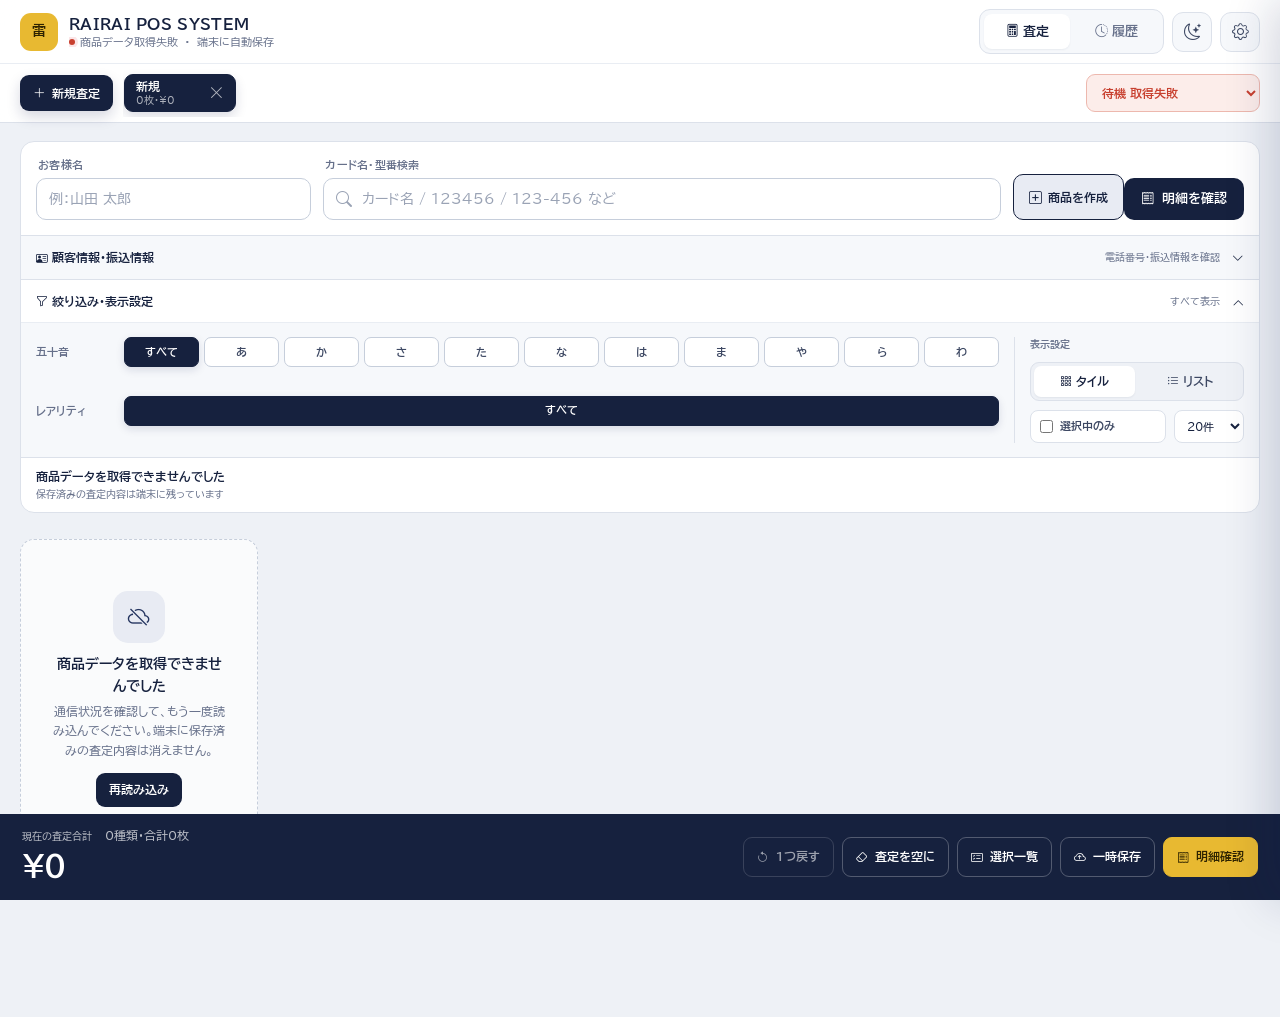
<file: index.html>
<!DOCTYPE html>
<html lang="ja">
<head>
  <meta charset="UTF-8">
  <meta name="viewport" content="width=device-width, initial-scale=1, viewport-fit=cover">
  <meta name="theme-color" content="#16213e">
  <meta name="color-scheme" content="light dark">
  <title>RAIRAI POS SYSTEM</title>
  <script>
    // テーマを描画前に決めてチラつきを防ぐ
    (function () {
      var pref = "auto";
      try { pref = localStorage.getItem("rairai_pos_theme") || "auto"; } catch (e) {}
      var dark = pref === "dark" || (pref === "auto" && window.matchMedia && window.matchMedia("(prefers-color-scheme: dark)").matches);
      document.documentElement.setAttribute("data-theme", dark ? "dark" : "light");
    })();
  </script>
  <link rel="stylesheet" href="https://cdn.jsdelivr.net/npm/bootstrap@5.3.0/dist/css/bootstrap.min.css">
  <link rel="stylesheet" href="https://cdn.jsdelivr.net/npm/bootstrap-icons@1.10.0/font/bootstrap-icons.css">
  <link rel="preconnect" href="https://fonts.googleapis.com">
  <link rel="preconnect" href="https://fonts.gstatic.com" crossorigin>
  <link rel="stylesheet" href="https://fonts.googleapis.com/css2?family=BIZ+UDPGothic:wght@400;700&display=swap">
  <link rel="stylesheet" href="rairai-theme.css">
  <script src="rairai-config.js"></script>
  <style>
    /* 色は rairai-theme.css の共通トークンから取る（ファイルが無いときはライトの値で表示） */
    :root {
      --ink: var(--pk-ink, #16213e);
      --muted: var(--pk-muted, #66708a);
      --muted-strong: var(--pk-ink-2, #3d4863);
      --subtle: var(--pk-subtle, #9aa3b5);
      --line: var(--pk-line, #dce1ea);
      --line-soft: var(--pk-line-soft, #e9edf3);
      --line-strong: var(--pk-line-strong, #c6cedb);
      --surface: var(--pk-surface, #fff);
      --surface-soft: var(--pk-surface-2, #f6f8fb);
      --surface-sunken: var(--pk-surface-3, #eef1f6);
      --surface-glass: var(--pk-glass, rgba(255, 255, 255, .95));
      --checker: var(--pk-surface-3, #eef1f6);
      --canvas: var(--pk-canvas, #eef1f6);
      --header-bg: var(--pk-glass, rgba(255, 255, 255, .95));
      --footer-bg: var(--pk-bar, #16213e);
      --main: var(--pk-fill, #16213e);
      --main-2: var(--pk-fill-hover, #24345f);
      --main-hover: var(--pk-fill-hover, #24345f);
      --main-text: var(--pk-fill-text, #16213e);
      --main-soft: var(--pk-fill-soft, #e8ebf3);
      --main-soft-hover: var(--pk-fill-soft-2, #dde2ee);
      --accent: var(--pk-gold, #e8b931);
      --accent-soft: var(--pk-gold-soft, #fbf3d9);
      --accent-line: var(--pk-gold-line, #e6cf85);
      --accent-ink: var(--pk-gold-text, #6e5100);
      --success: var(--pk-green, #1f8a5b);
      --success-soft: var(--pk-green-soft, #e6f4ec);
      --danger: var(--pk-red, #c8402f);
      --danger-soft: var(--pk-red-soft, #fcedea);
      --danger-line: var(--pk-red-line, #edb8ae);
      --price: var(--pk-red, #c8402f);
      --shadow-sm: var(--pk-shadow-1, 0 1px 2px rgba(22, 33, 62, .06));
      --shadow-md: var(--pk-shadow-2, 0 8px 24px rgba(22, 33, 62, .10));
      --radius-sm: 8px;
      --radius: 12px;
      --radius-lg: 14px;
      --footer-height: 76px;
    }

    * { box-sizing: border-box; }
    html { scroll-behavior: smooth; }
    body {
      margin: 0;
      min-width: 320px;
      min-height: 100vh;
      padding-bottom: calc(var(--footer-height) + env(safe-area-inset-bottom));
      background: var(--canvas);
      color: var(--ink);
      font-family: var(--pk-font, "Hiragino Kaku Gothic ProN", "Yu Gothic", Meiryo, system-ui, sans-serif);
      -webkit-font-smoothing: antialiased;
    }

    button, input, select { font: inherit; }
    button, .case-tab { touch-action: manipulation; }
    button:focus-visible,
    input:focus-visible,
    select:focus-visible,
    .case-tab:focus-visible {
      outline: 3px solid rgba(38, 53, 136, .25);
      outline-offset: 2px;
    }

    .print-only { display: none; }
    .create-product-btn {
      height: 46px;
      display: inline-flex;
      align-items: center;
      justify-content: center;
      gap: 7px;
      border: 1px solid var(--main);
      border-radius: 10px;
      padding: 0 15px;
      background: var(--main-soft);
      color: var(--main-text);
      font-size: .78rem;
      font-weight: 700;
      white-space: nowrap;
    }
    .create-product-btn:hover { background: var(--main-soft-hover); }
    .custom-product-badge {
      display: inline-flex;
      align-items: center;
      gap: 4px;
      margin-bottom: 5px;
      border-radius: 999px;
      padding: 3px 7px;
      background: var(--accent-soft);
      color: var(--accent-ink);
      font-size: .61rem;
      font-weight: 700;
    }
    .custom-product-edit {
      position: absolute;
      top: 8px;
      left: 8px;
      z-index: 3;
      border: 1px solid var(--line);
      border-radius: 8px;
      padding: 5px 8px;
      background: var(--surface-glass);
      color: var(--main-text);
      font-size: .66rem;
      font-weight: 700;
      box-shadow: var(--shadow-sm);
    }
    .product-modal-backdrop {
      position: fixed;
      inset: 0;
      z-index: 1100;
      display: none;
      align-items: center;
      justify-content: center;
      padding: 18px;
      background: rgba(10, 15, 40, .56);
      backdrop-filter: blur(5px);
    }
    .product-modal-backdrop.open { display: flex; }
    .product-modal {
      width: min(680px, 100%);
      max-height: calc(100vh - 36px);
      overflow: auto;
      border-radius: 18px;
      background: var(--surface);
      box-shadow: 0 24px 70px rgba(10, 15, 40, .3);
    }
    .product-modal-head, .product-modal-actions { display:flex; align-items:center; justify-content:space-between; gap:12px; padding:18px 20px; }
    .product-modal-head { border-bottom: 1px solid var(--line); }
    .product-modal-title { margin:0; color: var(--main-text); font-size:1.05rem; font-weight:700; }
    .product-modal-close { border:0; background:transparent; color:var(--muted); font-size:1.1rem; }
    .product-modal-body { padding:20px; }
    .product-form-grid { display:grid; grid-template-columns:repeat(2,minmax(0,1fr)); gap:14px; }
    .product-form-grid .wide { grid-column:1/-1; }
    .product-price-grid { display:grid; grid-template-columns:repeat(5,minmax(0,1fr)); gap:10px; }
    .product-modal-help { margin-top:6px; color:var(--muted); font-size:.7rem; }
    .product-deduction-option {
      display: flex;
      align-items: flex-start;
      gap: 10px;
      margin: 0 0 12px;
      border: 1px solid var(--accent-line);
      border-radius: 10px;
      padding: 11px 12px;
      background: var(--accent-soft);
      color: var(--accent-ink);
      cursor: pointer;
    }
    .product-deduction-option input {
      width: 18px;
      height: 18px;
      flex: 0 0 auto;
      margin-top: 1px;
      accent-color: var(--main);
    }
    .product-deduction-title { display:block; font-size:.76rem; font-weight:700; }
    .product-deduction-help { display:block; margin-top:2px; font-size:.66rem; font-weight:400; opacity:.82; }
    .product-modal-actions { border-top:1px solid var(--line); justify-content:flex-end; }
    .product-modal-actions button { border-radius:9px; padding:9px 15px; font-size:.78rem; font-weight:700; }
    .product-delete-btn { margin-right:auto; border:1px solid var(--danger-line); background:var(--danger-soft); color:var(--danger); }
    .product-cancel-btn { border:1px solid var(--line); background: var(--surface); color:var(--ink); }
    .product-save-btn { border:1px solid var(--main); background:var(--main); color:#fff; }
    @media (max-width: 620px) {
      .product-form-grid { grid-template-columns:1fr; }
      .product-form-grid .wide { grid-column:auto; }
      .product-price-grid { grid-template-columns:repeat(3,minmax(0,1fr)); }
    }
    .app-header {
      position: sticky;
      top: 0;
      z-index: 1020;
      background: var(--header-bg);
      border-bottom: 1px solid var(--line);
      box-shadow: 0 4px 18px rgba(24, 32, 51, .06);
      backdrop-filter: blur(14px);
    }
    .header-main,
    .case-row {
      width: min(1560px, 100%);
      margin: 0 auto;
      padding-inline: 20px;
    }
    .header-main {
      min-height: 64px;
      display: flex;
      align-items: center;
      justify-content: space-between;
      gap: 18px;
      border-bottom: 1px solid var(--line-soft);
    }
    .brand {
      min-width: 0;
      display: flex;
      align-items: center;
      gap: 11px;
    }
    .brand-mark {
      width: 38px;
      height: 38px;
      flex: 0 0 auto;
      display: grid;
      place-items: center;
      border-radius: 11px;
      background: linear-gradient(145deg, var(--main-2), var(--main));
      color: #fff;
      font-size: 1.12rem;
      font-weight: 700;
      letter-spacing: -.04em;
      box-shadow: 0 7px 18px rgba(17, 25, 77, .2);
    }
    .brand-copy { min-width: 0; }
    .brand-title {
      color: var(--main-text);
      font-size: .94rem;
      font-weight: 700;
      letter-spacing: .035em;
      line-height: 1.2;
      white-space: nowrap;
    }
    .brand-subline {
      display: flex;
      align-items: center;
      gap: 7px;
      margin-top: 3px;
      color: var(--muted);
      font-size: .68rem;
      line-height: 1;
    }
    .data-status {
      display: inline-flex;
      align-items: center;
      gap: 5px;
      max-width: 250px;
      overflow: hidden;
      text-overflow: ellipsis;
      white-space: nowrap;
    }
    .data-status::before {
      content: "";
      width: 6px;
      height: 6px;
      flex: 0 0 auto;
      border-radius: 50%;
      background: var(--subtle);
    }
    .data-status.ready::before { background: #21a475; box-shadow: 0 0 0 3px rgba(33, 164, 117, .12); }
    .data-status.error::before { background: var(--danger); box-shadow: 0 0 0 3px rgba(220, 53, 69, .12); }
    .save-indicator { white-space: nowrap; }
    .save-indicator.saved { color: var(--success); }

    .mode-switch {
      flex: 0 0 auto;
      display: inline-grid;
      grid-template-columns: repeat(2, 1fr);
      gap: 3px;
      padding: 4px;
      border: 1px solid var(--line);
      border-radius: 11px;
      background: var(--surface-soft);
    }
    .mode-btn {
      min-width: 86px;
      border: 0;
      border-radius: 8px;
      padding: 8px 14px;
      background: transparent;
      color: var(--muted);
      font-size: .82rem;
      font-weight: 700;
      transition: .16s ease;
    }
    .mode-btn.active {
      background: var(--surface);
      color: var(--main-text);
      box-shadow: var(--shadow-sm);
    }

    .case-row {
      min-height: 58px;
      display: flex;
      align-items: center;
      gap: 10px;
    }
    .new-case-btn {
      flex: 0 0 auto;
      display: inline-flex;
      align-items: center;
      gap: 7px;
      border: 0;
      border-radius: 9px;
      padding: 9px 13px;
      background: var(--main);
      color: #fff;
      font-size: .78rem;
      font-weight: 700;
      box-shadow: 0 6px 14px rgba(17, 25, 77, .17);
    }
    .new-case-btn:hover { background: var(--main-hover); }
    .case-list {
      min-width: 0;
      flex: 1 1 auto;
      display: flex;
      align-items: center;
      gap: 6px;
      overflow-x: auto;
      padding: 5px 1px;
      scrollbar-width: thin;
    }
    .case-tab {
      min-width: 112px;
      max-width: 180px;
      height: 38px;
      flex: 0 0 auto;
      display: grid;
      grid-template-columns: minmax(0, 1fr) auto;
      align-items: center;
      gap: 6px;
      padding: 4px 6px 4px 11px;
      border: 1px solid var(--line-strong);
      border-radius: 9px;
      background: var(--surface);
      color: var(--ink);
      cursor: pointer;
      transition: .15s ease;
    }
    .case-tab:hover { border-color: var(--subtle); }
    .case-tab.active {
      border-color: var(--main);
      background: var(--main);
      color: #fff;
      box-shadow: 0 5px 12px rgba(17, 25, 77, .15);
    }
    .case-tab-copy { min-width: 0; }
    .case-name {
      overflow: hidden;
      text-overflow: ellipsis;
      white-space: nowrap;
      font-size: .76rem;
      font-weight: 700;
      line-height: 1.15;
    }
    .case-meta {
      margin-top: 2px;
      color: var(--muted);
      font-size: .6rem;
      line-height: 1;
      white-space: nowrap;
    }
    .case-tab.active .case-meta { color: rgba(255, 255, 255, .65); }
    .case-delete {
      width: 26px;
      height: 26px;
      display: grid;
      place-items: center;
      border: 0;
      border-radius: 7px;
      background: transparent;
      color: var(--subtle);
      font-size: .9rem;
    }
    .case-tab.active .case-delete { color: rgba(255, 255, 255, .67); }
    .case-delete:hover { background: rgba(220, 53, 69, .1); color: var(--danger); }
    .case-tab.active .case-delete:hover { background: rgba(255, 255, 255, .14); color: #fff; }

    .waiting-wrap {
      position: relative;
      flex: 0 0 auto;
    }
    .waiting-select {
      width: 174px;
      min-height: 38px;
      border: 1px solid var(--accent-line);
      border-radius: 9px;
      padding: 7px 30px 7px 11px;
      background-color: var(--accent-soft);
      color: var(--accent-ink);
      font-size: .76rem;
      font-weight: 700;
    }

    .app-shell {
      width: min(1560px, 100%);
      margin: 0 auto;
      padding: 18px 20px 26px;
    }
    .cancel-banner {
      display: none;
      align-items: center;
      justify-content: center;
      gap: 8px;
      margin-bottom: 12px;
      border: 1px solid var(--danger-line);
      border-radius: var(--radius);
      padding: 11px 15px;
      background: var(--danger);
      color: #fff;
      font-size: .86rem;
      font-weight: 700;
      box-shadow: 0 7px 18px rgba(220, 53, 69, .18);
    }
    .cancel-banner.visible { display: flex; }

    .control-panel {
      position: relative;
      z-index: 3;
      border: 1px solid var(--line);
      border-radius: var(--radius-lg);
      background: var(--surface);
      box-shadow: var(--shadow-sm);
    }
    .primary-fields {
      display: grid;
      grid-template-columns: minmax(180px, .65fr) minmax(300px, 1.6fr) auto;
      gap: 12px;
      padding: 15px;
      border-bottom: 1px solid var(--line);
    }
    .field-label {
      display: block;
      margin: 0 0 5px 2px;
      color: var(--muted);
      font-size: .68rem;
      font-weight: 700;
      letter-spacing: .025em;
    }
    .control-input,
    .search-input {
      width: 100%;
      min-height: 42px;
      border: 1px solid var(--line-strong);
      border-radius: 10px;
      background: var(--surface);
      color: var(--ink);
      padding: 9px 12px;
      font-size: .88rem;
      font-weight: 400;
      transition: .15s ease;
    }
    .control-input::placeholder,
    .search-input::placeholder { color: var(--subtle); font-weight: 400; }
    .control-input:focus,
    .search-input:focus {
      border-color: var(--main-2);
      box-shadow: 0 0 0 4px rgba(38, 53, 136, .1);
      outline: none;
    }
    .search-field { min-width: 0; }
    .search-wrap { position: relative; }
    .search-wrap > .bi-search {
      position: absolute;
      top: 50%;
      left: 13px;
      transform: translateY(-50%);
      color: var(--subtle);
      pointer-events: none;
    }
    .search-input { padding-left: 38px; padding-right: 42px; }
    .search-clear {
      position: absolute;
      top: 50%;
      right: 7px;
      width: 30px;
      height: 30px;
      display: none;
      place-items: center;
      transform: translateY(-50%);
      border: 0;
      border-radius: 8px;
      background: var(--surface-sunken);
      color: var(--muted-strong);
    }
    .search-clear.visible { display: grid; }
    .receipt-cta-wrap { display: flex; align-items: flex-end; }
    .receipt-cta {
      min-height: 42px;
      display: inline-flex;
      align-items: center;
      justify-content: center;
      gap: 8px;
      border: 0;
      border-radius: 10px;
      padding: 9px 17px;
      background: var(--main);
      color: #fff;
      font-size: .82rem;
      font-weight: 700;
      white-space: nowrap;
    }
    .receipt-cta:hover { background: var(--main-hover); }

    .customer-panel {
      border-bottom: 1px solid var(--line);
      background: var(--surface-soft);
    }
    .customer-panel > summary {
      min-height: 43px;
      display: flex;
      align-items: center;
      justify-content: space-between;
      gap: 12px;
      padding: 9px 15px;
      color: var(--main-text);
      font-size: .73rem;
      font-weight: 700;
      cursor: pointer;
      list-style: none;
    }
    .customer-panel > summary::-webkit-details-marker { display: none; }
    .customer-summary {
      min-width: 0;
      flex: 1;
      overflow: hidden;
      color: var(--muted);
      text-align: right;
      text-overflow: ellipsis;
      white-space: nowrap;
      font-size: .65rem;
      font-weight: 400;
    }
    .customer-panel > summary .summary-chevron { transition: transform .16s ease; }
    .customer-panel[open] > summary .summary-chevron { transform: rotate(180deg); }
    .customer-panel-body {
      padding: 0 15px 14px;
      border-top: 1px solid var(--line-soft);
    }
    .customer-grid {
      display: grid;
      grid-template-columns: repeat(4, minmax(0, 1fr));
      gap: 10px;
      padding-top: 12px;
    }
    .customer-grid .wide-field { grid-column: span 2; }
    .customer-sync-row {
      display: flex;
      align-items: center;
      justify-content: space-between;
      gap: 10px;
      margin-top: 11px;
      border: 1px solid var(--line);
      border-radius: 9px;
      padding: 8px 10px;
      background: var(--surface);
    }
    .sync-status {
      min-width: 0;
      display: flex;
      align-items: center;
      gap: 7px;
      color: var(--muted);
      font-size: .65rem;
      font-weight: 400;
    }
    .sync-status::before {
      content: "";
      width: 7px;
      height: 7px;
      flex: 0 0 auto;
      border-radius: 50%;
      background: var(--subtle);
    }
    .sync-status.synced::before { background: var(--success); box-shadow: 0 0 0 3px rgba(22, 132, 91, .1); }
    .sync-status.syncing::before { background: var(--accent); animation: sync-pulse 1s infinite alternate; }
    .sync-status.error::before { background: var(--danger); }
    @keyframes sync-pulse { to { opacity: .35; } }
    .sync-actions { display: flex; gap: 6px; }
    .sync-btn {
      border: 1px solid var(--line-strong);
      border-radius: 7px;
      padding: 6px 8px;
      background: var(--surface);
      color: var(--muted-strong);
      font-size: .63rem;
      font-weight: 700;
      white-space: nowrap;
    }

    .filter-layout {
      display: grid;
      grid-template-columns: minmax(0, 1fr) 230px;
      gap: 15px;
      padding: 14px 15px;
      border-bottom: 1px solid var(--line);
      background: var(--surface-soft);
    }
    .filter-groups {
      min-width: 0;
      display: grid;
      gap: 11px;
    }
    .filter-row {
      display: grid;
      grid-template-columns: 78px minmax(0, 1fr);
      gap: 10px;
      align-items: start;
    }
    .filter-label {
      padding-top: 7px;
      color: var(--muted);
      font-size: .68rem;
      font-weight: 700;
      letter-spacing: .02em;
    }
    .filter-grid {
      min-width: 0;
      display: grid;
      grid-template-columns: repeat(auto-fit, minmax(46px, 1fr));
      gap: 5px;
    }
    #rarity-filters { grid-template-columns: repeat(auto-fit, minmax(58px, 1fr)); }
    .filter-btn {
      min-height: 30px;
      border: 1px solid var(--line-strong);
      border-radius: 7px;
      padding: 5px 8px;
      background: var(--surface);
      color: var(--muted-strong);
      font-size: .68rem;
      font-weight: 700;
      white-space: nowrap;
      transition: .13s ease;
    }
    .filter-btn:hover { border-color: var(--subtle); color: var(--main-text); }
    .filter-btn.active {
      border-color: var(--main);
      background: var(--main);
      color: #fff;
      box-shadow: 0 3px 8px rgba(17, 25, 77, .13);
    }

    .display-settings {
      display: flex;
      flex-direction: column;
      gap: 9px;
      border-left: 1px solid var(--line);
      padding-left: 15px;
    }
    .settings-label {
      color: var(--muted);
      font-size: .65rem;
      font-weight: 700;
    }
    .view-switch {
      display: grid;
      grid-template-columns: repeat(2, 1fr);
      gap: 4px;
      padding: 3px;
      border: 1px solid var(--line);
      border-radius: 9px;
      background: var(--surface-sunken);
    }
    .view-btn {
      min-height: 31px;
      border: 0;
      border-radius: 7px;
      background: transparent;
      color: var(--muted-strong);
      font-size: .72rem;
      font-weight: 700;
    }
    .view-btn.active {
      background: var(--surface);
      color: var(--main-text);
      box-shadow: var(--shadow-sm);
    }
    .compact-setting-row {
      display: flex;
      align-items: center;
      justify-content: space-between;
      gap: 8px;
    }
    .selected-toggle {
      min-height: 33px;
      flex: 1 1 auto;
      display: flex;
      align-items: center;
      gap: 7px;
      border: 1px solid var(--line);
      border-radius: 8px;
      padding: 6px 9px;
      background: var(--surface);
      color: var(--muted-strong);
      font-size: .68rem;
      font-weight: 700;
      cursor: pointer;
    }
    .selected-toggle input { accent-color: var(--main); }
    .per-page-select {
      width: 70px;
      min-height: 33px;
      border: 1px solid var(--line);
      border-radius: 8px;
      background: var(--surface);
      color: var(--ink);
      padding: 5px 8px;
      font-size: .7rem;
      font-weight: 400;
    }

    .results-toolbar {
      min-height: 54px;
      display: flex;
      align-items: center;
      justify-content: space-between;
      gap: 12px;
      padding: 9px 15px;
    }
    .results-copy { min-width: 0; }
    .results-summary {
      color: var(--ink);
      font-size: .77rem;
      font-weight: 700;
    }
    .results-hint {
      margin-top: 2px;
      color: var(--muted);
      font-size: .64rem;
    }
    .reset-filter-btn {
      display: none;
      align-items: center;
      gap: 5px;
      border: 0;
      border-radius: 8px;
      padding: 7px 9px;
      background: var(--main-soft);
      color: var(--main-2);
      font-size: .68rem;
      font-weight: 700;
    }
    .reset-filter-btn.visible { display: inline-flex; }

    .price-change-banner {
      display: none;
      align-items: center;
      justify-content: space-between;
      gap: 12px;
      margin-top: 12px;
      border: 1px solid var(--accent-line);
      border-radius: var(--radius);
      padding: 10px 13px;
      background: var(--accent-soft);
      color: var(--accent-ink);
      box-shadow: var(--shadow-sm);
    }
    .price-change-banner.visible { display: flex; }
    .price-change-copy { font-size: .72rem; font-weight: 700; }
    .price-change-sub { margin-top: 2px; font-size: .62rem; font-weight: 400; opacity: .8; }
    .price-change-open {
      flex: 0 0 auto;
      border: 0;
      border-radius: 8px;
      padding: 7px 10px;
      background: var(--accent-ink);
      color: #fff;
      font-size: .65rem;
      font-weight: 700;
    }
    .rank-price-change {
      display: block;
      margin-top: 2px;
      color: var(--accent-ink);
      font-size: .56rem;
      font-weight: 700;
      white-space: nowrap;
    }

    .pagination-area {
      display: flex;
      align-items: center;
      justify-content: center;
      flex-wrap: wrap;
      gap: 5px;
      min-height: 45px;
      margin-top: 11px;
    }
    .pagination-top {
      min-height: auto;
      margin: 0;
      justify-content: flex-end;
    }
    .page-link-btn {
      min-width: 34px;
      min-height: 32px;
      border: 1px solid var(--line-strong);
      border-radius: 8px;
      padding: 5px 9px;
      background: var(--surface);
      color: var(--muted-strong);
      font-size: .68rem;
      font-weight: 700;
    }
    .page-link-btn:hover:not(:disabled) { border-color: var(--main); color: var(--main-text); }
    .page-link-btn.active {
      border-color: var(--main);
      background: var(--main);
      color: #fff;
    }
    .page-link-btn:disabled {
      border-color: var(--line-soft);
      background: var(--surface-sunken);
      color: var(--subtle);
      cursor: not-allowed;
    }
    .page-range {
      margin-left: 5px;
      color: var(--muted);
      font-size: .66rem;
      font-weight: 400;
      white-space: nowrap;
    }

    .card-grid {
      display: grid;
      grid-template-columns: repeat(auto-fill, minmax(220px, 1fr));
      gap: 12px;
      padding-top: 13px;
    }
    .product-card {
      position: relative;
      min-width: 0;
      overflow: hidden;
      border: 1px solid var(--line);
      border-radius: var(--radius);
      background: var(--surface);
      box-shadow: var(--shadow-sm);
      transition: border-color .15s ease, box-shadow .15s ease, transform .15s ease;
    }
    .product-card:hover {
      border-color: var(--line-strong);
      box-shadow: 0 8px 22px rgba(24, 32, 51, .08);
      transform: translateY(-1px);
    }
    .product-card.has-value {
      border: 2px solid var(--main-2);
      background: linear-gradient(180deg, var(--surface), var(--surface-soft));
      box-shadow: 0 9px 24px rgba(38, 53, 136, .14);
    }
    .selected-mark {
      position: absolute;
      top: 8px;
      right: 8px;
      z-index: 2;
      display: none;
      align-items: center;
      gap: 4px;
      border-radius: 999px;
      padding: 4px 7px;
      background: var(--main);
      color: #fff;
      font-size: .58rem;
      font-weight: 700;
      box-shadow: 0 3px 8px rgba(17, 25, 77, .22);
    }
    .product-card.has-value .selected-mark { display: inline-flex; }
    .product-image-wrap {
      position: relative;
      height: 150px;
      display: grid;
      place-items: center;
      overflow: hidden;
      border-bottom: 1px solid var(--line-soft);
      background:
        linear-gradient(45deg, var(--checker) 25%, transparent 25%),
        linear-gradient(-45deg, var(--checker) 25%, transparent 25%),
        linear-gradient(45deg, transparent 75%, var(--checker) 75%),
        linear-gradient(-45deg, transparent 75%, var(--checker) 75%),
        var(--surface-soft);
      background-position: 0 0, 0 6px, 6px -6px, -6px 0;
      background-size: 12px 12px;
    }
    .product-image {
      width: 100%;
      height: 100%;
      object-fit: contain;
      padding: 8px;
    }
    .image-fallback {
      display: none;
      align-items: center;
      justify-content: center;
      flex-direction: column;
      gap: 4px;
      color: var(--subtle);
      font-size: .65rem;
      font-weight: 400;
    }
    .product-image-wrap.image-error .product-image { display: none; }
    .product-image-wrap.image-error .image-fallback { display: flex; }
    .product-body { padding: 11px; }
    .product-name {
      min-height: 2.7em;
      display: -webkit-box;
      overflow: hidden;
      color: var(--ink);
      font-size: .76rem;
      font-weight: 700;
      line-height: 1.35;
      -webkit-box-orient: vertical;
      -webkit-line-clamp: 2;
    }
    .rank-table {
      width: 100%;
      margin-top: 7px;
      border-collapse: separate;
      border-spacing: 0 4px;
      font-size: .72rem;
    }
    .rank-table td { vertical-align: middle; }
    .rank-label {
      width: 24px;
      color: var(--main-text);
      font-size: .7rem;
      font-weight: 700;
    }
    .rank-price {
      color: var(--price);
      font-variant-numeric: tabular-nums;
      font-weight: 700;
      white-space: nowrap;
    }
    .rank-control-cell { text-align: right; }
    .qty-ctrl {
      display: inline-grid;
      grid-template-columns: 28px 54px 28px;
      align-items: center;
      overflow: hidden;
      border: 1px solid var(--line-strong);
      border-radius: 8px;
      background: var(--surface);
      color: var(--ink);
      transition: .13s ease;
    }
    .qty-ctrl.has-value {
      border-color: var(--main);
      background: var(--main);
      color: #fff;
      box-shadow: 0 3px 8px rgba(17, 25, 77, .13);
    }
    .qty-btn {
      width: 28px;
      height: 29px;
      display: grid;
      place-items: center;
      border: 0;
      background: transparent;
      color: inherit;
      font-size: 1rem;
      font-weight: 700;
      line-height: 1;
    }
    .qty-btn:hover { background: var(--main-soft); }
    .qty-ctrl.has-value .qty-btn:hover { background: rgba(255, 255, 255, .13); }
    .qty-num {
      width: 54px;
      height: 29px;
      border: 0;
      border-inline: 1px solid var(--line);
      background: transparent;
      color: inherit;
      text-align: center;
      font-size: .76rem;
      font-variant-numeric: tabular-nums;
      font-weight: 700;
      outline: 0;
      appearance: textfield;
      -moz-appearance: textfield;
    }
    .qty-ctrl.has-value .qty-num { border-color: rgba(255, 255, 255, .22); }
    .qty-num::-webkit-outer-spin-button,
    .qty-num::-webkit-inner-spin-button { margin: 0; appearance: none; -webkit-appearance: none; }

    .card-grid.list-view { grid-template-columns: 1fr; }
    .list-view .product-card {
      display: grid;
      grid-template-columns: 118px minmax(0, 1fr);
      min-height: 132px;
    }
    .list-view .product-image-wrap {
      height: 100%;
      min-height: 132px;
      border-right: 1px solid var(--line-soft);
      border-bottom: 0;
    }
    .list-view .product-body {
      display: grid;
      grid-template-columns: minmax(160px, .9fr) minmax(300px, 1.5fr);
      align-items: center;
      gap: 18px;
      padding: 12px 16px;
    }
    .list-view .product-name { min-height: auto; -webkit-line-clamp: 3; }
    .list-view .rank-table { margin: 0; }
    .list-view .rank-table tbody {
      display: grid;
      grid-template-columns: repeat(2, minmax(0, 1fr));
      gap: 6px 14px;
    }
    .list-view .rank-table tr { display: table; table-layout: fixed; width: 100%; }

    .state-panel {
      min-height: 320px;
      display: grid;
      place-items: center;
      margin-top: 13px;
      border: 1px dashed var(--line-strong);
      border-radius: var(--radius-lg);
      background: rgba(255, 255, 255, .7);
      color: var(--muted);
      text-align: center;
      padding: 30px;
    }
    .state-panel .state-icon {
      width: 52px;
      height: 52px;
      display: grid;
      place-items: center;
      margin: 0 auto 10px;
      border-radius: 15px;
      background: var(--main-soft);
      color: var(--main-2);
      font-size: 1.35rem;
    }
    .state-title { color: var(--ink); font-size: .9rem; font-weight: 700; }
    .state-text { max-width: 430px; margin: 5px auto 0; font-size: .72rem; line-height: 1.7; }
    .state-action {
      margin-top: 13px;
      border: 0;
      border-radius: 9px;
      padding: 8px 13px;
      background: var(--main);
      color: #fff;
      font-size: .72rem;
      font-weight: 700;
    }
    .loading-grid {
      display: grid;
      grid-template-columns: repeat(auto-fill, minmax(220px, 1fr));
      gap: 12px;
      padding-top: 13px;
    }
    .skeleton {
      height: 350px;
      overflow: hidden;
      border: 1px solid var(--line);
      border-radius: var(--radius);
      background: var(--surface);
    }
    .skeleton::after {
      content: "";
      display: block;
      width: 100%;
      height: 100%;
      transform: translateX(-100%);
      background: linear-gradient(90deg, transparent, rgba(225, 230, 238, .75), transparent);
      animation: shimmer 1.2s infinite;
    }
    @keyframes shimmer { 100% { transform: translateX(100%); } }

    .history-shell {
      border: 1px solid var(--line);
      border-radius: var(--radius-lg);
      background: var(--surface);
      box-shadow: var(--shadow-sm);
    }
    .history-header {
      display: flex;
      align-items: center;
      justify-content: space-between;
      gap: 12px;
      padding: 17px 18px;
      border-bottom: 1px solid var(--line);
    }
    .section-title { margin: 0; color: var(--main-text); font-size: 1rem; font-weight: 700; }
    .section-caption { margin-top: 3px; color: var(--muted); font-size: .68rem; }
    .reload-btn {
      border: 1px solid var(--line-strong);
      border-radius: 9px;
      padding: 7px 10px;
      background: var(--surface);
      color: var(--muted-strong);
      font-size: .7rem;
      font-weight: 700;
    }
    .logs-container { padding: 10px; }
    .log-item {
      display: grid;
      grid-template-columns: minmax(0, 1fr) auto;
      align-items: center;
      gap: 14px;
      padding: 14px;
      border: 1px solid var(--line);
      border-radius: 11px;
      background: var(--surface);
    }
    .log-item + .log-item { margin-top: 8px; }
    .log-name { overflow: hidden; text-overflow: ellipsis; color: var(--ink); font-size: .8rem; font-weight: 700; }
    .log-meta { margin-top: 4px; color: var(--muted); font-size: .66rem; }
    .log-side { display: flex; align-items: center; gap: 13px; }
    .log-amount { color: var(--price); font-size: 1rem; font-variant-numeric: tabular-nums; font-weight: 700; white-space: nowrap; }
    .log-detail-btn {
      border: 0;
      border-radius: 8px;
      padding: 7px 10px;
      background: var(--main);
      color: #fff;
      font-size: .68rem;
      font-weight: 700;
      white-space: nowrap;
    }

    .footer-bar {
      position: fixed;
      left: 0;
      right: 0;
      bottom: 0;
      z-index: 1050;
      min-height: var(--footer-height);
      display: flex;
      align-items: center;
      justify-content: space-between;
      gap: 18px;
      padding: 12px max(22px, env(safe-area-inset-right)) calc(12px + env(safe-area-inset-bottom)) max(22px, env(safe-area-inset-left));
      background: var(--footer-bg);
      color: #fff;
      box-shadow: 0 -9px 28px rgba(17, 25, 77, .19);
      backdrop-filter: blur(12px);
    }
    .total-block { min-width: 0; display: flex; align-items: baseline; gap: 13px; }
    .total-label { color: rgba(255, 255, 255, .63); font-size: .65rem; font-weight: 400; }
    .total-amount { font-size: clamp(1.3rem, 3vw, 1.8rem); font-variant-numeric: tabular-nums; font-weight: 700; letter-spacing: -.025em; white-space: nowrap; }
    .total-qty { color: rgba(255, 255, 255, .72); font-size: .78rem; font-variant-numeric: tabular-nums; font-weight: 400; white-space: nowrap; }
    .footer-actions { display: flex; align-items: center; gap: 8px; }
    .footer-btn {
      min-height: 40px;
      display: inline-flex;
      align-items: center;
      justify-content: center;
      gap: 7px;
      border-radius: 9px;
      padding: 8px 13px;
      font-size: .73rem;
      font-weight: 700;
      white-space: nowrap;
    }
    .footer-btn.secondary { border: 1px solid rgba(255, 255, 255, .24); background: rgba(255, 255, 255, .08); color: #fff; }
    .footer-btn.undo { border: 1px solid rgba(255, 255, 255, .3); background: rgba(255, 255, 255, .12); color: #fff; }
    .footer-btn.drawer { border: 1px solid rgba(243, 198, 65, .5); background: rgba(243, 198, 65, .12); color: #ffe99b; }
    .footer-btn.save { border: 1px solid #2aa878; background: var(--success); color: #fff; }
    .footer-btn.primary { border: 1px solid var(--accent); background: var(--accent); color: #302700; }
    .footer-btn:disabled { opacity: .58; cursor: wait; }

    #receipt {
      display: none;
      min-height: 100vh;
      padding: 28px 18px 45px;
      background: var(--surface);
    }
    .receipt-container { width: min(880px, 100%); margin: 0 auto; }
    .receipt-screen-head {
      display: flex;
      align-items: center;
      justify-content: space-between;
      gap: 15px;
      margin-bottom: 17px;
    }
    .receipt-kicker { color: var(--main-2); font-size: .66rem; font-weight: 700; letter-spacing: .08em; }
    .receipt-title { margin: 3px 0 0; color: var(--main-text); font-size: 1.45rem; font-weight: 700; }
    .receipt-back-top {
      border: 1px solid var(--line-strong);
      border-radius: 9px;
      padding: 8px 12px;
      background: var(--surface);
      color: var(--muted-strong);
      font-size: .74rem;
      font-weight: 700;
    }
    .receipt-meta {
      display: grid;
      grid-template-columns: minmax(0, 1fr) auto;
      gap: 12px;
      align-items: center;
      margin-bottom: 13px;
      border: 1px solid var(--line);
      border-radius: 11px;
      padding: 12px 14px;
      background: var(--surface-soft);
      font-size: .8rem;
      font-weight: 700;
    }
    .receipt-meta-sub { color: var(--muted); font-size: .68rem; font-weight: 400; }
    .receipt-alert { display: block; margin-top: 5px; color: var(--danger); font-size: .78rem; font-weight: 700; }
    .table-wrap { overflow-x: auto; border: 1px solid var(--line); border-radius: 11px; }
    .table-receipt { width: 100%; min-width: 660px; border-collapse: collapse; background: var(--surface); }
    .table-receipt th,
    .table-receipt td { border-bottom: 1px solid var(--line); padding: 11px 13px; vertical-align: middle; }
    .table-receipt tr:last-child td { border-bottom: 0; }
    .table-receipt th {
      background: var(--surface-soft);
      color: var(--muted);
      font-size: .68rem;
      font-weight: 700;
      text-align: center;
      white-space: nowrap;
    }
    .btn-delete-row {
      width: 32px;
      height: 32px;
      display: grid;
      place-items: center;
      border: 0;
      border-radius: 8px;
      background: var(--danger-soft);
      color: var(--danger);
      font-size: .84rem;
    }
    .receipt-total-row { background: var(--surface-sunken); }
    .receipt-total-amount { color: var(--price); font-size: 1.2rem; font-variant-numeric: tabular-nums; font-weight: 700; }
    .receipt-actions {
      display: grid;
      grid-template-columns: repeat(2, minmax(0, 1fr));
      gap: 10px;
      margin-top: 18px;
    }
    .receipt-action {
      min-height: 48px;
      border-radius: 10px;
      padding: 10px 13px;
      font-size: .8rem;
      font-weight: 700;
    }
    .receipt-action.print { border: 1px solid var(--success); background: var(--success); color: #fff; }
    .receipt-action.finalize { border: 1px solid var(--main); background: var(--main); color: #fff; }
    .receipt-action.back { grid-column: 1 / -1; border: 1px solid var(--line-strong); background: var(--surface); color: var(--muted-strong); }
    .receipt-item-memo {
      display: block;
      margin-top: 4px;
      color: var(--accent-ink);
      font-size: .64rem;
      font-weight: 400;
    }

    .drawer-backdrop {
      position: fixed;
      inset: 0;
      z-index: 1500;
      visibility: hidden;
      background: rgba(12, 18, 42, .42);
      opacity: 0;
      transition: opacity .2s ease, visibility .2s ease;
      backdrop-filter: blur(2px);
    }
    .drawer-backdrop.open { visibility: visible; opacity: 1; }
    .selection-drawer {
      position: fixed;
      top: 0;
      right: 0;
      bottom: 0;
      z-index: 1510;
      width: min(460px, 100vw);
      display: grid;
      grid-template-rows: auto minmax(0, 1fr) auto;
      background: var(--surface-sunken);
      box-shadow: -18px 0 45px rgba(17, 25, 77, .18);
      transform: translateX(102%);
      transition: transform .22s ease;
    }
    .selection-drawer.open { transform: translateX(0); }
    .drawer-header {
      display: flex;
      align-items: center;
      justify-content: space-between;
      gap: 12px;
      padding: 16px;
      border-bottom: 1px solid var(--line);
      background: var(--surface);
    }
    .drawer-title { color: var(--main-text); font-size: .95rem; font-weight: 700; }
    .drawer-caption { margin-top: 3px; color: var(--muted); font-size: .64rem; }
    .drawer-close {
      width: 36px;
      height: 36px;
      display: grid;
      place-items: center;
      border: 1px solid var(--line);
      border-radius: 9px;
      background: var(--surface);
      color: var(--muted-strong);
    }
    .drawer-list { overflow-y: auto; padding: 10px; }
    .drawer-empty {
      display: grid;
      min-height: 240px;
      place-items: center;
      color: var(--muted);
      text-align: center;
      font-size: .72rem;
    }
    .drawer-item {
      border: 1px solid var(--line);
      border-radius: 11px;
      padding: 11px;
      background: var(--surface);
      box-shadow: var(--shadow-sm);
    }
    .drawer-item + .drawer-item { margin-top: 8px; }
    .drawer-item-head {
      display: flex;
      align-items: flex-start;
      justify-content: space-between;
      gap: 10px;
    }
    .drawer-item-name { color: var(--ink); font-size: .73rem; font-weight: 700; line-height: 1.4; }
    .drawer-rank { color: var(--main-2); font-size: .64rem; font-weight: 700; }
    .drawer-item-price { margin-top: 3px; color: var(--price); font-size: .72rem; font-weight: 700; }
    .drawer-item-actions { display: flex; align-items: center; gap: 7px; margin-top: 9px; }
    .drawer-delete {
      width: 32px;
      height: 32px;
      display: grid;
      place-items: center;
      border: 0;
      border-radius: 8px;
      background: var(--danger-soft);
      color: var(--danger);
    }
    .drawer-memo {
      width: 100%;
      min-height: 36px;
      margin-top: 8px;
      border: 1px solid var(--line-strong);
      border-radius: 8px;
      padding: 7px 9px;
      color: var(--ink);
      font-size: .7rem;
      resize: vertical;
    }
    .drawer-price-warning {
      display: flex;
      align-items: center;
      justify-content: space-between;
      gap: 8px;
      margin-top: 8px;
      border: 1px solid var(--accent-line);
      border-radius: 8px;
      padding: 7px 8px;
      background: var(--accent-soft);
      color: var(--accent-ink);
      font-size: .62rem;
      font-weight: 700;
    }
    .apply-price-btn {
      flex: 0 0 auto;
      border: 0;
      border-radius: 7px;
      padding: 5px 7px;
      background: var(--accent-ink);
      color: #fff;
      font-size: .6rem;
      font-weight: 700;
    }
    .drawer-footer {
      border-top: 1px solid var(--line);
      padding: 12px 14px calc(12px + env(safe-area-inset-bottom));
      background: var(--surface);
    }
    .drawer-total {
      display: flex;
      align-items: baseline;
      justify-content: space-between;
      gap: 10px;
      color: var(--muted);
      font-size: .68rem;
      font-weight: 400;
    }
    .drawer-total strong { color: var(--main-text); font-size: 1.08rem; font-variant-numeric: tabular-nums; }
    .drawer-clear {
      width: 100%;
      min-height: 40px;
      margin-top: 9px;
      border: 1px solid var(--danger-line);
      border-radius: 9px;
      background: var(--danger-soft);
      color: var(--danger);
      font-size: .72rem;
      font-weight: 700;
    }
    .drawer-open { overflow: hidden; }

    .toast-container-custom {
      position: fixed;
      top: 18px;
      right: 18px;
      z-index: 2000;
      width: min(360px, calc(100vw - 36px));
      pointer-events: none;
    }
    .app-toast {
      display: flex;
      align-items: center;
      gap: 9px;
      margin-bottom: 8px;
      border: 1px solid var(--line);
      border-radius: 11px;
      padding: 11px 13px;
      background: var(--surface);
      color: var(--ink);
      box-shadow: var(--shadow-md);
      font-size: .74rem;
      font-weight: 700;
      animation: toast-in .2s ease both;
    }
    .app-toast.success i { color: var(--success); }
    .app-toast.error i { color: var(--danger); }
    @keyframes toast-in { from { opacity: 0; transform: translateY(-7px); } }

    .history-open { padding-bottom: 0; }
    .history-open .footer-bar,
    .receipt-open .footer-bar { display: none; }
    .receipt-open { padding-bottom: 0; background: var(--surface); }

    @media (max-width: 900px) {
      .header-main, .case-row, .app-shell { padding-inline: 13px; }
      .primary-fields { grid-template-columns: minmax(155px, .7fr) minmax(240px, 1.5fr); }
      .receipt-cta-wrap { display: none; }
      .filter-layout { grid-template-columns: 1fr; }
      .display-settings {
        display: grid;
        grid-template-columns: auto minmax(170px, 1fr) minmax(170px, auto);
        align-items: center;
        border-left: 0;
        border-top: 1px solid var(--line);
        padding: 11px 0 0;
      }
      .settings-label { display: none; }
      .list-view .product-body { grid-template-columns: minmax(130px, .7fr) minmax(300px, 1.5fr); }
      .customer-grid { grid-template-columns: repeat(2, minmax(0, 1fr)); }
    }

    @media (max-width: 700px) {
      :root { --footer-height: 76px; }
      .header-main { min-height: 58px; gap: 8px; }
      .brand-mark { width: 34px; height: 34px; border-radius: 10px; }
      .brand-title { font-size: .82rem; }
      .brand-subline { font-size: .6rem; }
      .data-status { max-width: 125px; }
      .save-indicator { display: none; }
      .mode-btn { min-width: 62px; padding: 7px 9px; font-size: .72rem; }
      .case-row { min-height: 54px; gap: 7px; }
      .new-case-btn { width: 38px; height: 38px; justify-content: center; padding: 0; }
      .new-case-btn span { display: none; }
      .case-tab { min-width: 104px; }
      .waiting-select { width: 118px; }
      .app-shell { padding-top: 11px; padding-bottom: 18px; }
      .primary-fields { grid-template-columns: 1fr; gap: 9px; }
      .customer-grid { grid-template-columns: 1fr; }
      .customer-grid .wide-field { grid-column: auto; }
      .customer-sync-row { align-items: flex-start; flex-direction: column; }
      .field-label { margin-bottom: 4px; }
      .filter-layout { padding: 12px; }
      .filter-row { grid-template-columns: 1fr; gap: 5px; }
      .filter-label { padding-top: 0; }
      .filter-grid { grid-template-columns: repeat(5, minmax(0, 1fr)); }
      #rarity-filters { grid-template-columns: repeat(4, minmax(0, 1fr)); }
      .display-settings { grid-template-columns: 1fr 1.25fr; }
      .compact-setting-row { grid-column: 1 / -1; }
      .results-toolbar { align-items: flex-start; }
      .pagination-top { display: none; }
      .card-grid { grid-template-columns: repeat(2, minmax(0, 1fr)); gap: 8px; }
      .product-image-wrap { height: 128px; }
      .product-body { padding: 8px; }
      .product-name { font-size: .7rem; }
      .rank-table { font-size: .66rem; }
      .rank-label { width: 18px; font-size: .64rem; }
      .qty-ctrl { grid-template-columns: 25px 48px 25px; }
      .qty-btn { width: 25px; height: 28px; }
      .qty-num { width: 48px; height: 28px; }
      .list-view .product-card { grid-template-columns: 86px minmax(0, 1fr); min-height: 136px; }
      .list-view .product-image-wrap { min-height: 136px; }
      .list-view .product-body { display: block; padding: 8px 9px; }
      .list-view .product-name { margin-bottom: 4px; -webkit-line-clamp: 2; }
      .list-view .rank-table tbody { grid-template-columns: 1fr; gap: 1px; }
      .footer-bar { gap: 8px; padding-inline: 12px; }
      .total-block { display: block; }
      .total-label { display: none; }
      .total-amount { font-size: 1.25rem; }
      .total-qty { display: block; margin-top: -2px; font-size: .66rem; }
      .footer-actions { gap: 5px; }
      .footer-btn { min-height: 39px; padding: 7px 10px; }
      .footer-btn.secondary { display: none; }
      .footer-btn.undo { display: inline-flex; }
      .footer-btn span { display: none; }
      .footer-btn.primary span { display: inline; }
      #receipt { padding: 18px 10px 30px; }
      .receipt-screen-head { align-items: flex-start; }
      .receipt-title { font-size: 1.2rem; }
      .receipt-meta { grid-template-columns: 1fr; }
      .receipt-actions { grid-template-columns: 1fr; }
      .receipt-action.back { grid-column: auto; }
      .log-item { grid-template-columns: 1fr; }
      .log-side { justify-content: space-between; }
      .price-change-banner { align-items: flex-start; }
    }

    @media (max-width: 410px) {
      .brand-subline .save-indicator { display: none; }
      .data-status { max-width: 95px; }
      .waiting-select { width: 105px; }
      .filter-grid { grid-template-columns: repeat(4, minmax(0, 1fr)); }
      #rarity-filters { grid-template-columns: repeat(3, minmax(0, 1fr)); }
      .card-grid:not(.list-view) { grid-template-columns: 1fr; }
      .card-grid:not(.list-view) .product-card { display: grid; grid-template-columns: 105px minmax(0, 1fr); }
      .card-grid:not(.list-view) .product-image-wrap { height: 100%; min-height: 180px; border-right: 1px solid var(--line-soft); border-bottom: 0; }
    }


    /* ===== 追加：ヘッダー操作 ===== */
    .header-actions { display: flex; align-items: center; gap: 8px; }
    .icon-btn {
      position: relative;
      width: 40px;
      height: 40px;
      flex: 0 0 auto;
      display: grid;
      place-items: center;
      border: 1px solid var(--line);
      border-radius: 11px;
      background: var(--surface-soft);
      color: var(--muted-strong);
      font-size: 1.05rem;
      transition: .15s ease;
    }
    .icon-btn:hover { border-color: var(--line-strong); color: var(--main-text); }
    .icon-btn-dot {
      position: absolute;
      top: 6px;
      right: 6px;
      width: 9px;
      height: 9px;
      display: none;
      border: 2px solid var(--surface);
      border-radius: 50%;
      background: var(--danger);
    }
    .icon-btn.needs-attention .icon-btn-dot { display: block; }

    /* ===== 追加：警告・確認事項 ===== */
    .auth-banner {
      display: none;
      align-items: center;
      gap: 10px;
      margin-bottom: 12px;
      border: 1px solid var(--danger-line);
      border-radius: var(--radius);
      padding: 10px 12px 10px 15px;
      background: var(--danger-soft);
      color: var(--ink);
      font-size: .8rem;
      font-weight: 400;
    }
    .auth-banner.visible { display: flex; }
    .auth-banner > i { color: var(--danger); font-size: 1.05rem; }
    .auth-banner > span { flex: 1; min-width: 0; }
    .auth-banner-btn {
      flex: 0 0 auto;
      border: 0;
      border-radius: 8px;
      padding: 7px 12px;
      background: var(--danger);
      color: #fff;
      font-size: .74rem;
      font-weight: 700;
    }
    .check-banner {
      display: none;
      align-items: flex-start;
      gap: 11px;
      margin-bottom: 12px;
      border: 1px solid var(--accent-line);
      border-radius: var(--radius);
      padding: 11px 15px;
      background: var(--accent-soft);
      color: var(--accent-ink);
    }
    .check-banner.visible { display: flex; }
    .check-banner > i { margin-top: 1px; font-size: 1.1rem; }
    .check-banner-title { font-size: .72rem; font-weight: 700; letter-spacing: .03em; }
    .check-banner-list { display: flex; flex-wrap: wrap; gap: 6px; margin-top: 6px; }
    .check-banner-list span {
      border: 1px solid var(--accent-line);
      border-radius: 999px;
      padding: 3px 10px;
      background: var(--surface);
      color: var(--ink);
      font-size: .74rem;
      font-weight: 700;
    }
    .case-flag { margin-right: 4px; color: var(--accent); font-size: .72rem; }
    .application-info {
      display: flex;
      flex-wrap: wrap;
      align-items: center;
      gap: 4px 10px;
      margin-top: 12px;
      border: 1px dashed var(--line-strong);
      border-radius: 9px;
      padding: 8px 11px;
      color: var(--muted-strong);
      font-size: .72rem;
    }
    .application-info b { color: var(--ink); font-variant-numeric: tabular-nums; letter-spacing: .02em; }
    .application-info span { color: var(--muted); }
    .field-hint { margin: 5px 2px 0; color: var(--muted); font-size: .64rem; line-height: 1.45; }
    .field-hint:empty { display: none; }

    /* ===== 追加：待機一覧の状態 ===== */
    .waiting-select[data-state="empty"] { border-color: var(--line-strong); background-color: var(--surface-soft); color: var(--muted); }
    .waiting-select[data-state="error"] { border-color: var(--danger-line); background-color: var(--danger-soft); color: var(--danger); }
    .waiting-select[data-state="waiting"] { box-shadow: 0 0 0 3px var(--accent-soft); }

    /* ===== 追加：絞り込みパネル（スマホでは折りたたむ） ===== */
    .filter-panel { border-bottom: 1px solid var(--line); }
    .filter-panel > summary {
      min-height: 43px;
      display: flex;
      align-items: center;
      justify-content: space-between;
      gap: 12px;
      padding: 9px 15px;
      color: var(--main-text);
      font-size: .73rem;
      font-weight: 700;
      cursor: pointer;
      list-style: none;
    }
    .filter-panel > summary::-webkit-details-marker { display: none; }
    .filter-panel > summary .summary-chevron { transition: transform .16s ease; }
    .filter-panel[open] > summary .summary-chevron { transform: rotate(180deg); }
    .filter-panel[open] > summary { border-bottom: 1px solid var(--line-soft); }
    .filter-panel .filter-layout { border-bottom: 0; }
    .filter-summary {
      min-width: 0;
      flex: 1;
      overflow: hidden;
      color: var(--muted);
      text-align: right;
      text-overflow: ellipsis;
      white-space: nowrap;
      font-size: .65rem;
      font-weight: 400;
    }
    .filter-summary.active { color: var(--main-text); font-weight: 700; }

    /* ===== 追加：カード ===== */
    .product-meta {
      margin-top: 3px;
      overflow: hidden;
      color: var(--muted);
      font-size: .64rem;
      font-weight: 400;
      text-overflow: ellipsis;
      white-space: nowrap;
    }
    .rank-table tr.has-qty td { background: var(--main-soft); }
    .rank-table tr.has-qty td:first-child { border-radius: 7px 0 0 7px; padding-left: 5px; }
    .rank-table tr.has-qty td:last-child { border-radius: 0 7px 7px 0; }
    .rank-price.is-deduction { color: var(--success); }
    .card-subtotal {
      display: flex;
      align-items: baseline;
      justify-content: space-between;
      margin-top: 6px;
      border-top: 1px dashed var(--line-strong);
      padding-top: 7px;
      color: var(--muted-strong);
      font-size: .68rem;
      font-weight: 700;
    }
    .card-subtotal strong { color: var(--main-text); font-size: .86rem; font-variant-numeric: tabular-nums; }
    .product-card.is-deduction { border-style: dashed; }

    /* ===== 追加：履歴タブ ===== */
    .history-actions { display: flex; align-items: center; gap: 8px; flex-wrap: wrap; }
    .history-tabs {
      display: inline-grid;
      grid-template-columns: repeat(2, 1fr);
      gap: 3px;
      padding: 3px;
      border: 1px solid var(--line);
      border-radius: 10px;
      background: var(--surface-soft);
    }
    .history-tab {
      border: 0;
      border-radius: 7px;
      padding: 6px 12px;
      background: transparent;
      color: var(--muted);
      font-size: .74rem;
      font-weight: 700;
    }
    .history-tab.active { background: var(--surface); color: var(--main-text); box-shadow: var(--shadow-sm); }

    /* ===== 追加：設定 ===== */
    .settings-modal { width: min(560px, 100%); }
    .settings-body { display: grid; gap: 18px; }
    .settings-section + .settings-section { border-top: 1px solid var(--line-soft); padding-top: 16px; }
    .settings-optional > summary { cursor: pointer; list-style: none; }
    .settings-optional > summary::-webkit-details-marker { display: none; }
    .settings-optional > summary::after { content: "▾"; margin-left: 6px; color: var(--muted); font-weight: 400; }
    .settings-optional[open] > summary::after { content: "▴"; }
    .settings-heading { margin: 0 0 6px; color: var(--ink); font-size: .86rem; font-weight: 700; }
    .settings-help { margin: 6px 0 0; color: var(--muted); font-size: .7rem; line-height: 1.6; }
    .settings-help code { color: var(--main-text); }
    .staff-key-row { display: grid; grid-template-columns: minmax(0, 1fr) auto auto; gap: 6px; margin-top: 10px; }
    .staff-key-row .sync-btn { font-size: .7rem; padding-inline: 10px; }
    .staff-key-row .product-save-btn { border-radius: 10px; padding: 0 14px; font-size: .74rem; font-weight: 700; white-space: nowrap; }
    .settings-status { margin-top: 8px; color: var(--muted); font-size: .72rem; font-weight: 700; }
    .settings-status.ok { color: var(--success); }
    .settings-status.error { color: var(--danger); }
    .settings-status.ok::before { content: "● "; }
    .settings-link-btn { margin-top: 6px; border: 0; padding: 0; background: none; color: var(--muted); font-size: .68rem; text-decoration: underline; }
    .segmented {
      display: inline-grid;
      grid-template-columns: repeat(3, 1fr);
      gap: 3px;
      padding: 3px;
      border: 1px solid var(--line);
      border-radius: 10px;
      background: var(--surface-soft);
    }
    .segmented button {
      min-width: 84px;
      border: 0;
      border-radius: 7px;
      padding: 7px 12px;
      background: transparent;
      color: var(--muted);
      font-size: .76rem;
      font-weight: 700;
    }
    .segmented button.active { background: var(--main); color: #fff; }
    .settings-section .sync-status { font-size: .74rem; }
    .settings-section .sync-actions { margin-top: 10px; }
    .settings-section .sync-btn { padding: 8px 11px; font-size: .72rem; }
    .shortcut-list { display: grid; gap: 6px; margin: 4px 0 0; }
    .shortcut-list div { display: flex; align-items: center; gap: 10px; font-size: .74rem; }
    .shortcut-list dt { min-width: 120px; font-weight: 400; }
    .shortcut-list dd { margin: 0; color: var(--muted-strong); }
    kbd {
      display: inline-block;
      min-width: 22px;
      border: 1px solid var(--line-strong);
      border-bottom-width: 2px;
      border-radius: 5px;
      padding: 1px 6px;
      background: var(--surface-soft);
      color: var(--ink);
      font-family: inherit;
      font-size: .68rem;
      font-weight: 700;
      text-align: center;
    }
    .product-modal { background: var(--surface); color: var(--ink); }

    /* ===== 追加：ダークテーマの細部 ===== */
    :root[data-theme="dark"] .product-image { filter: brightness(.94); }
    :root[data-theme="dark"] .control-input,
    :root[data-theme="dark"] .search-input { background: var(--surface-sunken); }
    :root[data-theme="dark"] .waiting-select { color-scheme: dark; }
    :root[data-theme="dark"] .product-modal-backdrop { background: rgba(0, 0, 0, .62); }
    :root[data-theme="dark"] .qty-ctrl.has-value { box-shadow: none; }

    /* ===== 追加：タッチ操作の端末ではボタンを大きく ===== */
    @media (pointer: coarse) {
      .qty-ctrl { grid-template-columns: 34px 54px 34px; }
      .qty-btn { width: 34px; height: 34px; font-size: 1.1rem; }
      .qty-num { width: 54px; height: 34px; font-size: .82rem; }
      .case-delete { width: 32px; height: 32px; }
    }
    @media (max-width: 760px) {
      .header-actions { gap: 6px; }
      .icon-btn { width: 36px; height: 36px; border-radius: 10px; }
      .mode-btn { min-width: 0; padding: 7px 10px; }
      .history-header { flex-wrap: wrap; }
      .staff-key-row { grid-template-columns: minmax(0, 1fr) auto; }
      .staff-key-row .product-save-btn { grid-column: 1 / -1; min-height: 40px; }
      .shortcut-list dt { min-width: 100px; }
    }
    @media (max-width: 520px) {
      .waiting-select { width: 92px; padding: 7px 20px 7px 8px; background-position: right 5px center; font-size: .7rem; }
    }
    @media (max-width: 410px) {
      #theme-toggle { display: none; }
      .brand-title { font-size: .84rem; }
    }


    /* ===== 追加：査定提示（お客様用URL） ===== */
    .offer-banner {
      display: none;
      align-items: center;
      gap: 12px;
      margin-bottom: 12px;
      border: 1px solid var(--line-strong);
      border-radius: var(--radius);
      padding: 11px 13px 11px 15px;
      background: var(--surface);
      box-shadow: var(--shadow-sm);
    }
    .offer-banner.visible { display: flex; }
    .offer-banner > i { font-size: 1.25rem; color: var(--main-text); }
    .offer-banner-copy { flex: 1; min-width: 0; }
    .offer-banner-title { color: var(--ink); font-size: .84rem; font-weight: 700; }
    .offer-banner-text { margin-top: 2px; color: var(--muted); font-size: .72rem; font-weight: 400; }
    .offer-banner-actions { display: flex; flex-wrap: wrap; gap: 6px; justify-content: flex-end; }
    .offer-banner-actions button {
      border: 1px solid var(--line-strong);
      border-radius: 8px;
      padding: 7px 11px;
      background: var(--surface);
      color: var(--muted-strong);
      font-size: .72rem;
      font-weight: 700;
      white-space: nowrap;
    }
    .offer-banner-actions button.primary { border-color: var(--main); background: var(--main); color: #fff; }
    .offer-banner.is-pending { border-color: var(--main-2); background: var(--main-soft); }
    .offer-banner.is-answered { border-color: var(--success); background: var(--success-soft); }
    .offer-banner.is-answered > i { color: var(--success); }
    .offer-banner.is-expired, .offer-banner.is-stale { border-color: var(--accent-line); background: var(--accent-soft); }
    .offer-banner.is-expired > i, .offer-banner.is-stale > i { color: var(--accent-ink); }
    .case-chip {
      display: inline-block;
      margin-left: 4px;
      border-radius: 999px;
      padding: 0 6px;
      background: var(--main-soft);
      color: var(--main-text);
      font-size: .56rem;
      font-weight: 700;
      vertical-align: 1px;
    }
    .case-chip.answered { background: var(--success); color: #fff; }
    .case-chip.expired { background: var(--accent); color: #302700; }
    .case-tab.active .case-chip { background: rgba(255, 255, 255, .2); color: #fff; }
    .case-tab.active .case-chip.answered { background: var(--success); }
    .receipt-action.offer { border: 1px solid var(--main-2); background: var(--main-soft); color: var(--main-text); }
    .receipt-actions .receipt-action.finalize { grid-column: 1 / -1; }

    .offer-share-modal { width: min(720px, 100%); }
    .offer-share-grid { display: grid; grid-template-columns: 220px minmax(0, 1fr); gap: 20px; align-items: start; }
    .offer-qr-wrap { position: relative; border: 1px solid var(--line); border-radius: 12px; padding: 10px; background: #fff; }
    .offer-qr { display: block; width: 100%; height: auto; image-rendering: pixelated; }
    .offer-qr-fallback { position: absolute; inset: 0; display: grid; place-items: center; padding: 10px; color: #68748a; font-size: .74rem; text-align: center; background: #fff; border-radius: 12px; }
    .offer-share-name { color: var(--ink); font-size: 1rem; font-weight: 700; }
    .offer-share-meta { margin-top: 3px; color: var(--muted); font-size: .74rem; font-weight: 400; }
    .offer-url-row { display: grid; grid-template-columns: minmax(0, 1fr) auto; gap: 6px; }
    .offer-url-row .control-input { font-size: .72rem; }
    .offer-url-row .product-save-btn { border-radius: 10px; padding: 0 14px; font-size: .76rem; font-weight: 700; white-space: nowrap; }
    .offer-share-actions { display: flex; flex-wrap: wrap; gap: 6px; margin-top: 10px; }
    .offer-share-actions .sync-btn { padding: 8px 12px; font-size: .74rem; text-decoration: none; }
    .offer-message-head { display: flex; align-items: baseline; justify-content: space-between; gap: 8px; margin-top: 12px; }
    .offer-message-head .settings-link-btn { margin: 0; }
    .offer-message { min-height: 0; resize: vertical; font-size: .78rem; line-height: 1.6; white-space: pre-wrap; }
    .template-fields { display: flex; flex-wrap: wrap; gap: 6px; margin: 8px 0; }
    .template-field { border: 1px solid var(--line-strong); border-radius: 999px; padding: 3px 10px; background: var(--surface-soft); color: var(--ink); font-size: .72rem; font-weight: 700; }
    .template-field:hover { border-color: var(--main); }
    .template-field small { margin-left: 4px; color: var(--muted); font-weight: 400; }
    .template-meta { display: flex; justify-content: space-between; gap: 8px; margin-top: 4px; color: var(--muted); font-size: .68rem; }
    .template-meta .error { color: var(--danger); font-weight: 700; }
    .template-preview { max-height: 220px; overflow: auto; margin: 0 0 10px; border: 1px dashed var(--line-strong); border-radius: 10px; padding: 10px 12px; background: var(--surface-soft); color: var(--ink); font-family: inherit; font-size: .76rem; line-height: 1.6; white-space: pre-wrap; word-break: break-all; }
    .template-save { border-radius: 8px; padding: 8px 14px; font-size: .74rem; font-weight: 700; }
    .offer-line-btn { border-color: #06c755 !important; background: #06c755 !important; color: #fff !important; }

    #offer-result {
      display: none;
      min-height: 100vh;
      padding: 28px 18px 45px;
      background: var(--surface);
    }
    .offer-result-open #offer-result { display: block; }
    .offer-result-open .footer-bar { display: none; }
    .offer-result-open { padding-bottom: 0; background: var(--surface); }
    #offer-result .check-banner { margin-bottom: 12px; }
    .table-receipt tr.is-returned td { color: var(--muted); }
    .table-receipt tr.is-deduction td { background: var(--surface-soft); }
    .table-receipt td.num { text-align: center; font-variant-numeric: tabular-nums; font-weight: 700; }
    .table-receipt td.accept { color: var(--success); }
    .table-receipt td.return { color: var(--danger); }
    .offer-result-bottom { display: grid; grid-template-columns: minmax(0, 1fr) 280px; gap: 14px; margin-top: 14px; }
    .offer-result-bank { border: 1px solid var(--line); border-radius: 11px; padding: 12px 14px; background: var(--surface-soft); font-size: .8rem; }
    .offer-result-bank dl { display: grid; grid-template-columns: 6em 1fr; gap: 3px 10px; margin: 6px 0 0; }
    .offer-result-bank dt { color: var(--muted); font-weight: 400; }
    .offer-result-bank dd { margin: 0; font-weight: 700; }
    .offer-result-bank .changed { display: inline-block; margin-left: 6px; border-radius: 999px; padding: 1px 8px; background: var(--accent); color: #302700; font-size: .64rem; font-weight: 700; }
    .offer-result-sign { border: 1px solid var(--line); border-radius: 11px; padding: 12px 14px; }
    .offer-result-sign img { display: block; width: 100%; max-height: 120px; object-fit: contain; border-radius: 8px; background: #fff; }
    @media (max-width: 760px) {
      .offer-banner { flex-wrap: wrap; }
      .offer-banner-actions { width: 100%; justify-content: flex-start; }
      .offer-share-grid { grid-template-columns: 1fr; }
      .offer-qr-wrap { width: 220px; margin: 0 auto; }
      .offer-result-bottom { grid-template-columns: 1fr; }
      #offer-result { padding: 18px 10px 30px; }
    }


    /* ===== v2.3 デザイン調整：主操作は1色、帯は「左の色帯＋淡い背景」に統一 ===== */
    .app-header { box-shadow: none; }
    .brand-mark.pk-mark { background: var(--accent); color: var(--pk-gold-ink, #2e2300); box-shadow: none; font-size: .86rem; letter-spacing: .02em; }
    .brand-title { color: var(--ink); letter-spacing: .02em; }
    .control-panel, .product-card, .log-item, .history-shell { box-shadow: none; }
    .product-card:hover { box-shadow: var(--shadow-sm); transform: none; }
    .product-card.has-value { border-width: 2px; border-color: var(--main); background: var(--surface); box-shadow: none; }
    .selected-mark { box-shadow: none; }
    .rank-label { width: 30px; }
    .rank-label .pk-rank { font-size: .66rem; }
    .receipt-rank { margin-top: 3px; }
    .drawer-rank .pk-rank { font-size: .64rem; }

    /* 帯（満額以外返送・確認事項・認証・提示状況・価格変更）を同じ形に */
    .cancel-banner, .check-banner, .auth-banner, .offer-banner, .price-change-banner {
      border: 1px solid var(--line);
      border-left-width: 5px;
      border-radius: 10px;
      background: var(--surface);
      color: var(--ink);
      box-shadow: none;
    }
    .cancel-banner { justify-content: flex-start; border-color: var(--danger-line); border-left-color: var(--danger); background: var(--danger-soft); color: var(--danger); }
    .check-banner { border-color: var(--accent-line); border-left-color: var(--accent); background: var(--accent-soft); }
    .check-banner, .check-banner-title { color: var(--accent-ink); }
    .auth-banner { border-color: var(--danger-line); border-left-color: var(--danger); background: var(--danger-soft); }
    .offer-banner.is-pending { border-color: var(--line-strong); border-left-color: var(--main); background: var(--surface); }
    .offer-banner.is-answered { border-color: var(--success); border-left-color: var(--success); background: var(--success-soft); }
    .offer-banner.is-expired, .offer-banner.is-stale { border-color: var(--accent-line); border-left-color: var(--accent); background: var(--accent-soft); }
    .price-change-banner { border-color: var(--accent-line); border-left-color: var(--accent); background: var(--accent-soft); }

    /* フッター：主操作「明細確認」だけ金、ほかは同じ控えめなボタン */
    .footer-bar { background: var(--footer-bg); box-shadow: none; backdrop-filter: none; }
    .footer-btn.secondary,
    .footer-btn.undo,
    .footer-btn.drawer,
    .footer-btn.save {
      border: 1px solid rgba(255, 255, 255, .26);
      background: transparent;
      color: #fff;
    }
    .footer-btn.secondary:hover,
    .footer-btn.undo:hover:not(:disabled),
    .footer-btn.drawer:hover,
    .footer-btn.save:hover { background: rgba(255, 255, 255, .08); }
    .footer-btn.primary { border: 1px solid var(--accent); background: var(--accent); color: var(--pk-gold-ink, #2e2300); }
    .total-label, .total-qty { color: rgba(255, 255, 255, .7); }

    /* 明細の操作：主操作（確定）だけ塗り、印刷・提示は枠線 */
    .receipt-action.print { border: 1px solid var(--line-strong); background: var(--surface); color: var(--ink); }
    .receipt-action.offer { border: 1px solid var(--main); background: var(--surface); color: var(--main-text); }
    .receipt-action.finalize { border: 1px solid var(--main); background: var(--main); color: #fff; }
    .receipt-title { color: var(--ink); }
    .receipt-legal { margin: 14px 0 0; padding: 10px 0 0; text-align: left; }

    /* 絞り込みボタン・ページ送りの選択色は塗り色にそろえる */
    .segmented button.active { background: var(--main); }
    @media print {
      .receipt-legal { display: block !important; border-top: 1px solid #000; color: #000 !important; font-size: 8pt; }
      .pk-rank { box-shadow: none; border: 1px solid #000; background: #fff !important; color: #000 !important; }
    }

    @media print {
      @page { size: A4; margin: 10mm; }
      body {
        margin: 0 !important;
        padding: 0 !important;
        background: #fff !important;
        color: #000 !important;
        font-size: 9pt;
      }
      .no-print,
      #main-ui,
      .footer-bar,
      .receipt-screen-head,
      .receipt-actions,
      .toast-container-custom { display: none !important; }
      .print-only { display: inline !important; }
      #receipt {
        display: block !important;
        min-height: auto !important;
        padding: 0 !important;
      }
      .receipt-container { width: 100% !important; max-width: none !important; }
      .receipt-print-title { display: block !important; margin: 0 0 7mm; text-align: center; font-size: 16pt; font-weight: 700; }
      .receipt-meta {
        border: 1px solid #000 !important;
        border-radius: 0 !important;
        padding: 5px 7px !important;
        background: #fff !important;
        -webkit-print-color-adjust: exact;
        print-color-adjust: exact;
      }
      .table-wrap { overflow: visible !important; border: 1px solid #000 !important; border-radius: 0 !important; }
      .table-receipt { min-width: 0 !important; }
      .table-receipt th,
      .table-receipt td {
        border-right: 1px solid #000 !important;
        border-bottom: 1px solid #000 !important;
        padding: 4px 6px !important;
        color: #000 !important;
      }
      .table-receipt th:last-child,
      .table-receipt td:last-child { border-right: 0 !important; }
      .table-receipt tr:last-child td { border-bottom: 0 !important; }
      .table-receipt th,
      .receipt-total-row {
        background: #f1f3f5 !important;
        -webkit-print-color-adjust: exact;
        print-color-adjust: exact;
      }
      .print-compress-text { font-size: 9pt !important; }
      .print-compress-total { font-size: 11pt !important; font-weight: 700 !important; }
      body.offer-result-open #receipt { display: none !important; }
      body.offer-result-open #offer-result { display: block !important; min-height: auto !important; padding: 0 !important; }
      #offer-result .check-banner { display: none !important; }
      .offer-result-sign img { max-height: 30mm; }
    }

    @media (prefers-reduced-motion: reduce) {
      *, *::before, *::after { scroll-behavior: auto !important; animation-duration: .01ms !important; animation-iteration-count: 1 !important; transition-duration: .01ms !important; }
    }
  </style>
</head>
<body>
  <div id="main-ui" class="no-print">
    <header class="app-header">
      <div class="header-main">
        <div class="brand">
          <div class="brand-mark pk-mark is-kanji" aria-hidden="true">雷</div>
          <div class="brand-copy">
            <div class="brand-title">RAIRAI POS SYSTEM</div>
            <div class="brand-subline">
              <span id="data-status" class="data-status">商品データ読込中</span>
              <span aria-hidden="true">•</span>
              <span id="save-indicator" class="save-indicator">端末に自動保存</span>
            </div>
          </div>
        </div>
        <div class="header-actions">
          <nav class="mode-switch" aria-label="表示モード">
            <button id="btn-mode-main" class="mode-btn active" type="button" onclick="switchMode('main')" aria-pressed="true">
              <i class="bi bi-calculator me-1" aria-hidden="true"></i>査定
            </button>
            <button id="btn-mode-logs" class="mode-btn" type="button" onclick="switchMode('logs')" aria-pressed="false">
              <i class="bi bi-clock-history me-1" aria-hidden="true"></i>履歴
            </button>
          </nav>
          <button id="theme-toggle" class="icon-btn" type="button" onclick="toggleTheme()" aria-label="ライト／ダークを切り替え" title="ライト／ダークを切り替え">
            <i class="bi bi-moon-stars" aria-hidden="true"></i>
          </button>
          <button id="settings-btn" class="icon-btn" type="button" onclick="openSettings()" aria-label="設定" title="設定（スタッフキー・テーマ・同期）">
            <i class="bi bi-gear" aria-hidden="true"></i><span class="icon-btn-dot" aria-hidden="true"></span>
          </button>
        </div>
      </div>

      <div class="case-row">
        <button class="new-case-btn" type="button" onclick="createNewCase()" title="新しい査定を作成">
          <i class="bi bi-plus-lg" aria-hidden="true"></i><span>新規査定</span>
        </button>
        <div id="case-list-area" class="case-list" aria-label="査定中のお客様"></div>
        <div class="waiting-wrap">
          <label class="visually-hidden" for="waiting-select">待機中のお客様</label>
          <select id="waiting-select" class="waiting-select" onchange="handleWaitingSelect(this)">
            <option value="">待機中を読込中</option>
          </select>
        </div>
      </div>
    </header>

    <main class="app-shell">
      <div id="auth-banner" class="auth-banner" role="alert">
        <i class="bi bi-shield-lock-fill" aria-hidden="true"></i>
        <span id="auth-banner-text">スタッフキーが未設定です。待機一覧・買取確定・履歴を使うには設定してください。</span>
        <button type="button" class="auth-banner-btn" onclick="openSettings()">設定を開く</button>
      </div>

      <section id="査定モード">
        <div id="check-banner" class="check-banner" role="status">
          <i class="bi bi-exclamation-diamond-fill" aria-hidden="true"></i>
          <div>
            <div class="check-banner-title">受付時の確認事項</div>
            <div id="check-banner-list" class="check-banner-list"></div>
          </div>
        </div>
        <div id="offer-banner" class="offer-banner" role="status">
          <i id="offer-banner-icon" class="bi bi-send" aria-hidden="true"></i>
          <div class="offer-banner-copy">
            <div id="offer-banner-title" class="offer-banner-title"></div>
            <div id="offer-banner-text" class="offer-banner-text"></div>
          </div>
          <div id="offer-banner-actions" class="offer-banner-actions"></div>
        </div>
        <div id="cancel-banner" class="cancel-banner" role="alert">
          <i class="bi bi-exclamation-triangle-fill" aria-hidden="true"></i>
          満額（状態S）査定以外は返送希望のお客様です
        </div>

        <section id="control-panel" class="control-panel" aria-label="検索と絞り込み">
          <div class="primary-fields">
            <div>
              <label class="field-label" for="cust-name">お客様名</label>
              <input type="text" id="cust-name" class="control-input" placeholder="例：山田 太郎" autocomplete="off">
            </div>
            <div class="search-field">
              <label class="field-label" for="search">カード名・型番検索</label>
              <div class="search-wrap">
                <i class="bi bi-search" aria-hidden="true"></i>
                <input
                  type="search"
                  id="search"
                  class="search-input"
                  placeholder="カード名 / 123456 / 123-456 など"
                  autocomplete="off"
                  enterkeyhint="search"
                  aria-keyshortcuts="/"
                >
                <button id="search-clear" class="search-clear" type="button" title="検索をクリア" aria-label="検索をクリア">
                  <i class="bi bi-x-lg" aria-hidden="true"></i>
                </button>
              </div>
            </div>
            <div class="receipt-cta-wrap">
              <button class="create-product-btn" type="button" onclick="openProductModal()">
                <i class="bi bi-plus-square" aria-hidden="true"></i>商品を作成
              </button>
              <button class="receipt-cta" type="button" onclick="showReceipt()">
                <i class="bi bi-receipt" aria-hidden="true"></i>明細を確認
              </button>
            </div>
          </div>

          <details id="customer-info-panel" class="customer-panel">
            <summary>
              <span><i class="bi bi-person-vcard me-1" aria-hidden="true"></i>顧客情報・振込情報</span>
              <span id="customer-summary" class="customer-summary">電話番号・振込情報を確認</span>
              <i class="bi bi-chevron-down summary-chevron" aria-hidden="true"></i>
            </summary>
            <div class="customer-panel-body">
              <div id="application-info" class="application-info" hidden></div>
              <div class="customer-grid">
                <div>
                  <label class="field-label" for="cust-tel">電話番号</label>
                  <input id="cust-tel" class="control-input" type="tel" inputmode="tel" placeholder="電話番号" data-case-field="tel">
                </div>
                <div>
                  <label class="field-label" for="cust-cancel-status">満額（状態S）以外の返送</label>
                  <select id="cust-cancel-status" class="control-input" data-case-field="cancelIfSubMax">
                    <option value="希望しない">希望しない</option>
                    <option value="希望する">希望する</option>
                  </select>
                </div>
                <div>
                  <label class="field-label" for="cust-bank-name">金融機関名</label>
                  <input id="cust-bank-name" class="control-input" type="text" placeholder="銀行名" data-case-field="bankName">
                </div>
                <div>
                  <label class="field-label" for="cust-bank-branch">支店名</label>
                  <input id="cust-bank-branch" class="control-input" type="text" placeholder="支店名" data-case-field="bankBranch">
                </div>
                <div>
                  <label class="field-label" for="cust-bank-type">口座種別</label>
                  <select id="cust-bank-type" class="control-input" data-case-field="bankType">
                    <option value="">未選択</option>
                    <option value="普通">普通</option>
                    <option value="当座">当座</option>
                    <option value="貯蓄">貯蓄</option>
                  </select>
                </div>
                <div>
                  <label class="field-label" for="cust-bank-num">口座番号</label>
                  <input id="cust-bank-num" class="control-input" type="text" inputmode="numeric" placeholder="口座番号" data-case-field="bankNum" autocomplete="off">
                  <div id="bank-num-hint" class="field-hint"></div>
                </div>
                <div class="wide-field">
                  <label class="field-label" for="cust-bank-holder">口座名義</label>
                  <input id="cust-bank-holder" class="control-input" type="text" placeholder="口座名義（カナ）" data-case-field="bankHolder">
                </div>
              </div>
            </div>
          </details>

          <details id="filter-panel" class="filter-panel">
            <summary>
              <span><i class="bi bi-funnel me-1" aria-hidden="true"></i>絞り込み・表示設定</span>
              <span id="filter-summary" class="filter-summary">すべて表示</span>
              <i class="bi bi-chevron-down summary-chevron" aria-hidden="true"></i>
            </summary>
          <div class="filter-layout">
            <div class="filter-groups">
              <div class="filter-row">
                <div class="filter-label">五十音</div>
                <div id="kana-filters" class="filter-grid" role="group" aria-label="五十音で絞り込み"></div>
              </div>
              <div class="filter-row">
                <div class="filter-label">レアリティ</div>
                <div id="rarity-filters" class="filter-grid" role="group" aria-label="レアリティで絞り込み"></div>
              </div>
            </div>

            <div class="display-settings">
              <div class="settings-label">表示設定</div>
              <div class="view-switch" aria-label="表示形式">
                <button id="view-grid-btn" class="view-btn active" type="button" onclick="setViewMode('grid')" aria-pressed="true">
                  <i class="bi bi-grid-3x3-gap me-1" aria-hidden="true"></i>タイル
                </button>
                <button id="view-list-btn" class="view-btn" type="button" onclick="setViewMode('list')" aria-pressed="false">
                  <i class="bi bi-list-ul me-1" aria-hidden="true"></i>リスト
                </button>
              </div>
              <div class="compact-setting-row">
                <label class="selected-toggle" for="selected-only">
                  <input id="selected-only" type="checkbox">
                  選択中のみ
                </label>
                <label class="visually-hidden" for="per-page">1ページの表示件数</label>
                <select id="per-page" class="per-page-select" title="1ページの表示件数">
                  <option value="20">20件</option>
                  <option value="40">40件</option>
                  <option value="60">60件</option>
                </select>
              </div>
            </div>
          </div>
          </details>

          <div class="results-toolbar">
            <div class="results-copy">
              <div id="results-summary" class="results-summary" aria-live="polite">商品データを読み込んでいます</div>
              <div id="results-hint" class="results-hint">作成した商品が先頭、そのあと商品名の順に表示されます</div>
            </div>
            <button id="reset-filter-btn" class="reset-filter-btn" type="button" onclick="resetFilters()">
              <i class="bi bi-arrow-counterclockwise" aria-hidden="true"></i>絞り込み解除
            </button>
            <div id="pagination-container-top" class="pagination-area pagination-top"></div>
          </div>
        </section>

        <div id="price-change-banner" class="price-change-banner" role="status">
          <div>
            <div id="price-change-copy" class="price-change-copy">選択後に価格が変更された商品があります</div>
            <div class="price-change-sub">査定額は自動変更されません。内容を確認してから最新価格を適用してください。</div>
          </div>
          <button class="price-change-open" type="button" onclick="openSelectionDrawer()">変更を確認</button>
        </div>

        <div id="loading-state" class="loading-grid" aria-label="商品データを読み込み中">
          <div class="skeleton"></div><div class="skeleton"></div><div class="skeleton"></div><div class="skeleton"></div>
        </div>
        <div id="display-container" class="card-grid" aria-live="polite"></div>
        <div id="pagination-container" class="pagination-area"></div>
      </section>

      <section id="履歴モード" style="display:none;">
        <div class="history-shell">
          <div class="history-header">
            <div>
              <h2 class="section-title">履歴</h2>
              <div id="history-caption" class="section-caption">確定済みの査定内容を明細形式で確認できます</div>
            </div>
            <div class="history-actions">
              <div class="history-tabs" role="tablist" aria-label="履歴の種類">
                <button id="history-tab-trades" class="history-tab active" type="button" role="tab" aria-selected="true" onclick="setHistoryTab('trades')">買取履歴</button>
                <button id="history-tab-temp" class="history-tab" type="button" role="tab" aria-selected="false" onclick="setHistoryTab('temp')">一時保存</button>
              </div>
              <button class="reload-btn" type="button" onclick="reloadHistory()">
                <i class="bi bi-arrow-clockwise me-1" aria-hidden="true"></i>再読込
              </button>
            </div>
          </div>
          <div id="logs-container" class="logs-container"></div>
        </div>
      </section>
    </main>
  </div>

  <section id="receipt" aria-label="買取査定明細書">
    <div class="receipt-container">
      <div class="receipt-screen-head">
        <div>
          <h1 class="receipt-title">買取査定明細書</h1>
        </div>
        <button class="receipt-back-top no-print" type="button" onclick="hideReceipt()">
          <i class="bi bi-arrow-left me-1" aria-hidden="true"></i><span id="receipt-back-top-label">編集に戻る</span>
        </button>
      </div>
      <div class="receipt-print-title print-only">買取査定明細書</div>
      <div id="receipt-meta" class="receipt-meta"></div>
      <div class="table-wrap">
        <table class="table-receipt">
          <thead>
            <tr>
              <th style="width:45%; text-align:left;">商品名 / ランク</th>
              <th style="width:15%;">単価</th>
              <th style="width:18%;">数量</th>
              <th style="width:17%; text-align:right;">小計</th>
              <th class="no-print" style="width:5%;"></th>
            </tr>
          </thead>
          <tbody id="r-body"></tbody>
        </table>
      </div>
      <p class="pk-legal receipt-legal" data-shop-legal-inline></p>
      <div class="receipt-actions no-print">
        <button class="receipt-action print" type="button" onclick="window.print()">
          <i class="bi bi-printer me-1" aria-hidden="true"></i>印刷・PDF保存
        </button>
        <button id="btn-offer" class="receipt-action offer" type="button" onclick="issueOffer()">
          <i class="bi bi-qr-code me-1" aria-hidden="true"></i>お客様に提示（URL発行）
        </button>
        <button id="btn-finalize" class="receipt-action finalize" type="button" onclick="finalizeTrade()">
          <i class="bi bi-cloud-check me-1" aria-hidden="true"></i>買取確定・保存
        </button>
        <button id="receipt-back-btn" class="receipt-action back" type="button" onclick="hideReceipt()">編集に戻る</button>
      </div>
    </div>
  </section>

  <section id="offer-result" aria-label="お客様の回答">
    <div class="receipt-container">
      <div class="receipt-screen-head">
        <div>
          <h1 class="receipt-title">査定結果（お客様の回答）</h1>
        </div>
        <button class="receipt-back-top no-print" type="button" onclick="hideOfferResult()">
          <i class="bi bi-arrow-left me-1" aria-hidden="true"></i>編集に戻る
        </button>
      </div>
      <div class="receipt-print-title print-only">査定結果確認書</div>
      <div id="offer-result-flags" class="check-banner"></div>
      <div id="offer-result-meta" class="receipt-meta"></div>
      <div class="table-wrap">
        <table class="table-receipt">
          <thead>
            <tr>
              <th style="width:40%; text-align:left;">商品名 / ランク</th>
              <th style="width:13%;">単価</th>
              <th style="width:10%;">提示</th>
              <th style="width:10%;">買取</th>
              <th style="width:10%;">返送</th>
              <th style="width:17%; text-align:right;">買取小計</th>
            </tr>
          </thead>
          <tbody id="offer-result-body"></tbody>
        </table>
      </div>
      <div class="offer-result-bottom">
        <div id="offer-result-bank" class="offer-result-bank"></div>
        <div class="offer-result-sign">
          <div class="field-label">お客様のサイン</div>
          <img id="offer-result-signature" alt="お客様のサイン">
          <div id="offer-result-signer" class="receipt-meta-sub"></div>
        </div>
      </div>
      <p class="pk-legal receipt-legal" data-shop-legal-inline></p>
      <div class="receipt-actions no-print">
        <button class="receipt-action print" type="button" onclick="window.print()">
          <i class="bi bi-printer me-1" aria-hidden="true"></i>印刷（返送明細つき）
        </button>
        <button id="btn-offer-finalize" class="receipt-action finalize" type="button" onclick="finalizeOffer()">
          <i class="bi bi-cloud-check me-1" aria-hidden="true"></i>この内容で買取確定
        </button>
        <button id="btn-offer-close" class="receipt-action finalize" type="button" onclick="closeOfferReturned()" hidden>
          <i class="bi bi-box-arrow-up me-1" aria-hidden="true"></i>全品返送で完了
        </button>
        <button class="receipt-action back" type="button" onclick="hideOfferResult()">編集に戻る</button>
      </div>
    </div>
  </section>

  <footer class="footer-bar no-print">
    <div class="total-block">
      <div>
        <div class="total-label">現在の査定合計</div>
        <div class="total-amount"><span id="t-amt">¥0</span></div>
      </div>
      <div class="total-qty"><span id="t-types">0</span>種類・合計<span id="t-qty">0</span>枚</div>
    </div>
    <div class="footer-actions">
      <button id="btn-undo" class="footer-btn undo" type="button" onclick="undoLastAction()" disabled>
        <i class="bi bi-arrow-counterclockwise" aria-hidden="true"></i><span>1つ戻す</span>
      </button>
      <button class="footer-btn secondary" type="button" onclick="clearCurrentCase()">
        <i class="bi bi-eraser" aria-hidden="true"></i><span>査定を空に</span>
      </button>
      <button class="footer-btn drawer" type="button" onclick="openSelectionDrawer()">
        <i class="bi bi-card-checklist" aria-hidden="true"></i><span>選択一覧</span>
      </button>
      <button id="btn-save-temp" class="footer-btn save" type="button" onclick="saveTemp()">
        <i class="bi bi-cloud-arrow-up" aria-hidden="true"></i><span>一時保存</span>
      </button>
      <button class="footer-btn primary" type="button" onclick="showReceipt()">
        <i class="bi bi-receipt" aria-hidden="true"></i><span>明細確認</span>
      </button>
    </div>
  </footer>

  <div id="drawer-backdrop" class="drawer-backdrop no-print" onclick="closeSelectionDrawer()"></div>
  <aside id="selection-drawer" class="selection-drawer no-print" aria-hidden="true" aria-label="選択中の商品">
    <div class="drawer-header">
      <div>
        <div class="drawer-title">選択中の商品</div>
        <div id="drawer-caption" class="drawer-caption">商品・数量・メモをまとめて編集</div>
      </div>
      <button class="drawer-close" type="button" onclick="closeSelectionDrawer()" aria-label="選択一覧を閉じる">
        <i class="bi bi-x-lg" aria-hidden="true"></i>
      </button>
    </div>
    <div id="selected-drawer-list" class="drawer-list"></div>
    <div class="drawer-footer">
      <div class="drawer-total">
        <span id="drawer-total-qty">0種類・0枚</span>
        <strong><span id="drawer-total-amount">¥0</span></strong>
      </div>
      <button class="drawer-clear" type="button" onclick="clearCurrentCase()">
        <i class="bi bi-eraser me-1" aria-hidden="true"></i>現在の査定内容を空にする
      </button>
    </div>
  </aside>

  <div id="product-modal-backdrop" class="product-modal-backdrop no-print" role="dialog" aria-modal="true" aria-labelledby="product-modal-title" onclick="handleProductModalBackdrop(event)">
    <form id="product-form" class="product-modal" onsubmit="saveCustomProduct(event)">
      <div class="product-modal-head">
        <h2 id="product-modal-title" class="product-modal-title">マスタ未登録の商品を作成</h2>
        <button class="product-modal-close" type="button" onclick="closeProductModal()" aria-label="閉じる"><i class="bi bi-x-lg"></i></button>
      </div>
      <div class="product-modal-body">
        <input id="product-edit-id" type="hidden">
        <div class="product-form-grid">
          <div class="wide">
            <label class="field-label" for="product-name">商品名 <span class="text-danger">必須</span></label>
            <input id="product-name" class="control-input" type="text" maxlength="200" placeholder="カード名・収録・型番など、重複しない名称" required autocomplete="off">
          </div>
          <div>
            <label class="field-label" for="product-code">型番</label>
            <input id="product-code" class="control-input" type="text" maxlength="80" placeholder="例：123/190" autocomplete="off">
          </div>
          <div>
            <label class="field-label" for="product-rarity">レアリティ</label>
            <input id="product-rarity" class="control-input" type="text" maxlength="40" placeholder="例：SAR" autocomplete="off">
          </div>
          <div class="wide">
            <label class="field-label" for="product-image">画像URL</label>
            <input id="product-image" class="control-input" type="url" placeholder="https://..." autocomplete="off">
            <div class="product-modal-help">空欄でも作成できます。商品はこの端末に保存され、通常の商品と同じように検索・査定できます。</div>
          </div>
          <div class="wide">
            <div class="field-label">ランク別買取価格</div>
            <label class="product-deduction-option" for="product-is-deduction">
              <input id="product-is-deduction" type="checkbox">
              <span>
                <span class="product-deduction-title">合計から差し引く商品にする</span>
                <span class="product-deduction-help">送料・手数料などに使用します。チェックすると、入力した金額がマイナスで計算されます。</span>
              </span>
            </label>
            <div class="product-price-grid">
              <div><label class="field-label" for="product-price-s">S（満額）</label><input id="product-price-s" class="control-input" type="number" min="0" step="1" inputmode="numeric" value="0"></div>
              <div><label class="field-label" for="product-price-a">A</label><input id="product-price-a" class="control-input" type="number" min="0" step="1" inputmode="numeric" value="0"></div>
              <div><label class="field-label" for="product-price-b">B</label><input id="product-price-b" class="control-input" type="number" min="0" step="1" inputmode="numeric" value="0"></div>
              <div><label class="field-label" for="product-price-c">C</label><input id="product-price-c" class="control-input" type="number" min="0" step="1" inputmode="numeric" value="0"></div>
              <div><label class="field-label" for="product-price-d">D</label><input id="product-price-d" class="control-input" type="number" min="0" step="1" inputmode="numeric" value="0"></div>
            </div>
          </div>
        </div>
      </div>
      <div class="product-modal-actions">
        <button id="product-delete-btn" class="product-delete-btn" type="button" onclick="deleteCustomProduct()" style="display:none">削除</button>
        <button class="product-cancel-btn" type="button" onclick="closeProductModal()">キャンセル</button>
        <button class="product-save-btn" type="submit"><i class="bi bi-check-lg me-1"></i>保存して表示</button>
      </div>
    </form>
  </div>

  <div id="settings-backdrop" class="product-modal-backdrop no-print" role="dialog" aria-modal="true" aria-labelledby="settings-title" onclick="if (event.target === this) closeSettings()">
    <div class="product-modal settings-modal">
      <div class="product-modal-head">
        <h2 id="settings-title" class="product-modal-title"><i class="bi bi-gear me-1" aria-hidden="true"></i>設定</h2>
        <button class="product-modal-close" type="button" onclick="closeSettings()" aria-label="閉じる"><i class="bi bi-x-lg"></i></button>
      </div>
      <div class="product-modal-body settings-body">
        <details class="settings-section settings-optional">
          <summary class="settings-heading">スタッフキー（使う場合のみ）</summary>
          <p class="settings-help">雷雷はスタッフキーなしで使えます。Apps Scriptで <code>setupPosApiKey</code> を実行してキーを有効にした場合だけ、ここに入力してください。キーはこの端末にだけ保存されます。</p>
          <form class="staff-key-row" onsubmit="saveStaffKey(event)">
            <label class="visually-hidden" for="staff-key-input">スタッフキー</label>
            <input id="staff-key-input" class="control-input" type="password" autocomplete="off" spellcheck="false" placeholder="スタッフキーを貼り付け">
            <button class="sync-btn" type="button" onclick="toggleStaffKeyVisibility()" id="staff-key-visibility">表示</button>
            <button class="product-save-btn" type="submit">保存して接続確認</button>
          </form>
          <div id="staff-key-status" class="settings-status">未設定</div>
          <button class="settings-link-btn" type="button" onclick="clearStaffKey()">この端末からキーを削除</button>
        </details>

        <section class="settings-section" id="settings-template">
          <h3 class="settings-heading">案内文テンプレート</h3>
          <p class="settings-help">お客様にURLを送るときの案内文です。全端末で共通です。下の項目を押すと、カーソルの位置に差し込めます。</p>
          <div class="template-fields" id="template-fields"></div>
          <textarea id="offer-template-input" class="control-input offer-message" rows="9" maxlength="1000" spellcheck="false"></textarea>
          <div class="template-meta"><span id="offer-template-count">0 / 1000</span><span id="offer-template-status"></span></div>
          <div class="field-label" style="margin-top:10px">プレビュー（見本のお客様）</div>
          <pre id="offer-template-preview" class="template-preview"></pre>
          <div class="sync-actions">
            <button class="product-save-btn template-save" type="button" onclick="saveOfferTemplate()">保存する</button>
            <button class="sync-btn" type="button" onclick="restoreDefaultOfferTemplate()">初期の案内文に戻す</button>
          </div>
        </section>

        <section class="settings-section">
          <h3 class="settings-heading">テーマ</h3>
          <div class="segmented" role="radiogroup" aria-label="テーマ">
            <button type="button" role="radio" data-theme-option="auto" onclick="setThemePreference('auto')">自動</button>
            <button type="button" role="radio" data-theme-option="light" onclick="setThemePreference('light')">ライト</button>
            <button type="button" role="radio" data-theme-option="dark" onclick="setThemePreference('dark')">ダーク</button>
          </div>
          <p class="settings-help">「自動」は端末の設定（ダークモード）に合わせます。</p>
        </section>

        <section class="settings-section">
          <h3 class="settings-heading">サーバー同期</h3>
          <div id="sync-status" class="sync-status">端末保存のみ・サーバー同期を確認中</div>
          <p class="settings-help">査定中のデータは端末に自動保存され、数秒後にサーバーへもバックアップされます。他の端末の査定は消えません。</p>
          <div class="sync-actions">
            <button class="sync-btn" type="button" onclick="backupCasesToServer(true)">
              <i class="bi bi-cloud-arrow-up me-1" aria-hidden="true"></i>今すぐ保存
            </button>
            <button class="sync-btn" type="button" onclick="restoreServerBackup(true)">
              <i class="bi bi-cloud-arrow-down me-1" aria-hidden="true"></i>サーバーから取り込む
            </button>
          </div>
        </section>

        <section class="settings-section">
          <h3 class="settings-heading">キーボード操作</h3>
          <dl class="shortcut-list">
            <div><dt><kbd>/</kbd></dt><dd>検索欄へ移動</dd></div>
            <div><dt><kbd>Ctrl</kbd>+<kbd>Enter</kbd></dt><dd>明細を確認</dd></div>
            <div><dt><kbd>Ctrl</kbd>+<kbd>Z</kbd></dt><dd>1つ戻す（入力欄の外で）</dd></div>
            <div><dt><kbd>Esc</kbd></dt><dd>検索クリア・パネルを閉じる</dd></div>
          </dl>
        </section>
      </div>
    </div>
  </div>

  <div id="offer-share-backdrop" class="product-modal-backdrop no-print" role="dialog" aria-modal="true" aria-labelledby="offer-share-title" onclick="if (event.target === this) closeOfferShare()">
    <div class="product-modal offer-share-modal">
      <div class="product-modal-head">
        <h2 id="offer-share-title" class="product-modal-title"><i class="bi bi-qr-code me-1" aria-hidden="true"></i>お客様用URL</h2>
        <button class="product-modal-close" type="button" onclick="closeOfferShare()" aria-label="閉じる"><i class="bi bi-x-lg"></i></button>
      </div>
      <div class="product-modal-body">
        <div class="offer-share-grid">
          <div class="offer-qr-wrap">
            <canvas id="offer-qr" class="offer-qr" width="220" height="220" aria-label="URLのQRコード"></canvas>
            <div id="offer-qr-fallback" class="offer-qr-fallback" hidden>QRコードを表示できませんでした</div>
          </div>
          <div class="offer-share-copy">
            <div id="offer-share-name" class="offer-share-name"></div>
            <div id="offer-share-meta" class="offer-share-meta"></div>
            <label class="field-label" for="offer-share-url" style="margin-top:12px">URL</label>
            <div class="offer-url-row">
              <input id="offer-share-url" class="control-input" type="text" readonly>
              <button class="product-save-btn" type="button" onclick="copyOfferUrl()"><i class="bi bi-clipboard me-1" aria-hidden="true"></i>コピー</button>
            </div>
            <div class="offer-message-head">
              <label class="field-label" for="offer-share-message">案内文（このお客様用に直せます）</label>
              <button class="settings-link-btn" type="button" onclick="resetOfferMessage()">テンプレートに戻す</button>
            </div>
            <textarea id="offer-share-message" class="control-input offer-message" rows="8" spellcheck="false"></textarea>
            <div class="offer-share-actions">
              <a id="offer-share-line" class="sync-btn offer-line-btn" href="#" target="_blank" rel="noopener noreferrer">LINEで送る</a>
              <button class="sync-btn" type="button" onclick="copyOfferMessage()">案内文をコピー</button>
              <button class="sync-btn" type="button" onclick="closeOfferShare(); openSettings('template')">テンプレートを編集</button>
            </div>
            <p class="settings-help">お客様はURLを開いたあと、<b>電話番号の下4桁</b>で本人確認をします。5回間違えるとURLはロックされます。金額を変えた場合は再発行してください（古いURLは無効になります）。</p>
          </div>
        </div>
      </div>
    </div>
  </div>

  <div id="toast-container" class="toast-container-custom" aria-live="polite" aria-atomic="true"></div>

  <script>
    "use strict";

    const GAS_URL = "https://script.google.com/macros/s/AKfycbwi7tWn74PWL-HD59oj7p1DZDdfddMn4wdJRJCCZJKznuBSLZ6GA88W6Lp-g1RrFkkSOw/exec";
    const DATA_JSON_URL = "https://raw.githubusercontent.com/mocha0908/rairai-pos-data/main/data.json";
    const STORAGE_KEY = "rairai_pos_v30";
    const LEGACY_STORAGE_KEYS = ["rairai_pos_v29"];
    const ACTIVE_CASE_KEY = "rairai_pos_active_id";
    const VIEW_MODE_KEY = "rairai_pos_view_mode";
    const PER_PAGE_KEY = "rairai_pos_per_page";
    const LOCAL_UPDATED_KEY = "rairai_pos_local_updated_at";
    const CUSTOM_PRODUCTS_KEY = "rairai_pos_custom_products_v1";
    const SERVER_BACKUP_SCOPE = "rairai-pos-shared";
    const MAX_QUANTITY = 99999;
    const RANKS = ["S", "A", "B", "C", "D"];
    const DATA_REFRESH_INTERVAL = 5 * 60 * 1000;
    const STAFF_KEY_STORAGE = "rairai_pos_staff_key";
    const THEME_KEY = "rairai_pos_theme";
    const DELETED_CASES_KEY = "rairai_pos_deleted_case_ids";
    const WAITING_REFRESH_INTERVAL = 20000;
    // お客様用ページのURL。空欄なら、このPOSと同じ場所の offer.html を使います
    const OFFER_PAGE_URL = "";
    const OFFER_QR_LIBRARY_URL = "https://cdn.jsdelivr.net/npm/qrcode-generator@1.4.4/qrcode.min.js";
    // 案内文テンプレート（設定画面で編集。サーバーに保存され全端末で共通）
    const OFFER_TEMPLATE_CACHE_KEY = "rairai_pos_offer_template";
    const OFFER_TEMPLATE_FIELDS = [
      ["{お客様名}", "お客様の名前（「様」は付きません）"],
      ["{URL}", "お客様用ページのURL（必須）"],
      ["{回答期限}", "例：11/13(金) 14:00"],
      ["{合計金額}", "提示した査定額（全品）"],
      ["{枚数}", "提示したカードの枚数"]
    ];
    const DEFAULT_OFFER_TEMPLATE = [
      "{お客様名} 様",
      "",
      "カードショップ雷雷です。査定が完了しました。",
      "下記のURLから、カードごとに「買取」か「キャンセル」をお選びいただき、振込先のご確認とサインをお願いいたします。",
      "（ページを開くときに、お申込み時の電話番号の下4桁を入力します）",
      "",
      "査定額：{合計金額}（{枚数}枚）",
      "回答期限：{回答期限}",
      "",
      "{URL}"
    ].join("\n");
    const AUTH_ERROR_CODES = ["UNAUTHORIZED", "STAFF_AUTH_NOT_CONFIGURED", "STAFF_KEY_TOO_SHORT"];

    let cards = [];
    let masterCards = [];
    let customProducts = [];
    let inputs = {};
    let activeCaseId = "";
    let cases = {};
    let currentRarity = "ALL";
    let currentKana = "";
    let waitingList = [];
    let tradeLogs = [];
    let isViewingLog = false;
    let tempLogMeta = {};
    let currentPage = 1;
    let itemsPerPage = 20;
    let viewMode = "grid";
    let selectedOnly = false;
    let cardsLoading = true;
    let cardsLoadError = false;
    let waitingTimer = null;
    let dataRefreshTimer = null;
    let backupTimer = null;
    let undoStacks = {};
    let isInitializing = true;
    let staffAuthState = "unknown";
    let staffAuthMessage = "";
    let pendingDeletedIds = [];
    let caseSignatures = {};
    let tempSaves = [];
    let historyTab = "trades";
    let waitingLoadState = "idle";
    let lastDataLoadedAt = 0;

    const kanaMap = {
      "あ": "^[あいうえおアイウエオ]",
      "か": "^[かきくけこがぎぐげごカキクケコガギグゲゴ]",
      "さ": "^[さしすせそざじずぜぞサシスセソザジズゼゾ]",
      "た": "^[たちつてとだぢづでどタチツテトダヂヅデド]",
      "な": "^[なにぬねのナニヌネノ]",
      "は": "^[はひふへほばびぶべぼぱぴぷぺぽハヒフヘホバビブベボパピプペポ]",
      "ま": "^[まみむめもマミムメモ]",
      "や": "^[やゆよヤユヨ]",
      "ら": "^[らりるれろラリルレロ]",
      "わ": "^[わをんワヲン]"
    };

    window.addEventListener("load", initialize);

    async function initialize() {
      applyTheme(getThemePreference());
      bindStaticEvents();
      loadPreferences();
      loadCustomProducts();
      loadPendingDeletions();
      loadLocalCases();
      renderViewControls();
      initFilterPanel();
      updateCaseListUI();
      calc();
      await loadCardData();
      loadPosSettings();
      await restoreServerBackup(false);
      isInitializing = false;
      refreshWaiting();
      refreshOffers();
      waitingTimer = window.setInterval(() => {
        if (document.visibilityState !== "visible") return;
        refreshWaiting();
        refreshOffers();
      }, WAITING_REFRESH_INTERVAL);
      dataRefreshTimer = window.setInterval(() => loadCardData({ silent: true }), DATA_REFRESH_INTERVAL);
      if (window.matchMedia) {
        window.matchMedia("(prefers-color-scheme: dark)").addEventListener?.("change", () => {
          if (getThemePreference() === "auto") applyTheme("auto");
        });
      }
    }

    function bindStaticEvents() {
      const search = document.getElementById("search");
      const customer = document.getElementById("cust-name");
      const clear = document.getElementById("search-clear");
      const selectedToggle = document.getElementById("selected-only");
      const perPage = document.getElementById("per-page");
      const display = document.getElementById("display-container");
      const receiptBody = document.getElementById("r-body");
      const caseList = document.getElementById("case-list-area");
      const logs = document.getElementById("logs-container");
      const drawerList = document.getElementById("selected-drawer-list");

      customer.addEventListener("input", autoUpdateCaseName);
      document.querySelectorAll("[data-case-field]").forEach(field => {
        field.addEventListener(field.tagName === "SELECT" ? "change" : "input", updateCustomerField);
      });
      search.addEventListener("input", () => {
        clear.classList.toggle("visible", search.value.length > 0);
        resetPageAndDraw();
      });
      search.addEventListener("keydown", event => {
        if (event.key === "Escape" && search.value) {
          event.preventDefault();
          clearSearch();
        }
      });
      clear.addEventListener("click", clearSearch);
      selectedToggle.addEventListener("change", () => {
        selectedOnly = selectedToggle.checked;
        resetPageAndDraw();
      });
      perPage.addEventListener("change", () => {
        itemsPerPage = Number(perPage.value) || 20;
        localStorage.setItem(PER_PAGE_KEY, String(itemsPerPage));
        resetPageAndDraw();
      });

      display.addEventListener("click", event => {
        const editButton = event.target.closest("[data-custom-edit]");
        if (editButton) {
          openProductModal(editButton.dataset.customEdit);
          return;
        }
        const button = event.target.closest("[data-qty-action]");
        if (!button) return;
        const cardIndex = Number(button.dataset.cardIndex);
        const card = cards[cardIndex];
        if (!card) return;
        const delta = button.dataset.qtyAction === "increase" ? 1 : -1;
        changeQty(card.name, button.dataset.rank, Number(button.dataset.price) || 0, delta);
      });
      display.addEventListener("change", event => {
        const input = event.target.closest("[data-card-qty]");
        if (!input) return;
        const card = cards[Number(input.dataset.cardIndex)];
        if (!card) return;
        updateQtyManually(card.name, input.dataset.rank, Number(input.dataset.price) || 0, input.value);
      });
      display.addEventListener("keydown", event => {
        if (event.target.matches("[data-card-qty]") && event.key === "Enter") event.target.blur();
      });

      receiptBody.addEventListener("click", event => {
        const button = event.target.closest("[data-receipt-action]");
        if (!button || isViewingLog) return;
        const key = decodeURIComponent(button.dataset.key || "");
        const item = inputs[key];
        if (!item) return;
        if (button.dataset.receiptAction === "delete") {
          deleteRow(key);
          return;
        }
        const delta = button.dataset.receiptAction === "increase" ? 1 : -1;
        changeQty(item.n, item.t, item.p, delta);
      });
      receiptBody.addEventListener("change", event => {
        const input = event.target.closest("[data-receipt-qty]");
        if (!input || isViewingLog) return;
        const key = decodeURIComponent(input.dataset.key || "");
        const item = inputs[key];
        if (item) updateQtyManually(item.n, item.t, item.p, input.value);
      });

      caseList.addEventListener("click", event => {
        const deleteButton = event.target.closest("[data-case-delete]");
        if (deleteButton) {
          event.stopPropagation();
          deleteCase(deleteButton.dataset.caseDelete);
          return;
        }
        const tab = event.target.closest("[data-case-id]");
        if (tab) selectCase(tab.dataset.caseId);
      });
      caseList.addEventListener("keydown", event => {
        if ((event.key === "Enter" || event.key === " ") && event.target.matches("[data-case-id]")) {
          event.preventDefault();
          selectCase(event.target.dataset.caseId);
        }
      });

      logs.addEventListener("click", event => {
        const button = event.target.closest("[data-log-index]");
        if (button) {
          showLogDetail(Number(button.dataset.logIndex));
          return;
        }
        const tempButton = event.target.closest("[data-temp-index]");
        if (tempButton) loadTempSave(Number(tempButton.dataset.tempIndex));
      });

      drawerList.addEventListener("click", event => {
        const button = event.target.closest("[data-drawer-action]");
        if (!button) return;
        const key = decodeURIComponent(button.dataset.key || "");
        const item = inputs[key];
        if (!item) return;
        const action = button.dataset.drawerAction;
        if (action === "delete") {
          pushUndo("商品削除");
          delete inputs[key];
          afterQuantityChange();
        } else if (action === "increase" || action === "decrease") {
          changeQty(item.n, item.t, item.p, action === "increase" ? 1 : -1);
        } else if (action === "apply-price") {
          applyLatestPrice(key);
        }
      });
      drawerList.addEventListener("change", event => {
        const quantityInput = event.target.closest("[data-drawer-qty]");
        if (quantityInput) {
          const key = decodeURIComponent(quantityInput.dataset.key || "");
          const item = inputs[key];
          if (item) updateQtyManually(item.n, item.t, item.p, quantityInput.value);
          return;
        }
        const memoInput = event.target.closest("[data-item-memo]");
        if (memoInput) updateItemMemo(decodeURIComponent(memoInput.dataset.key || ""), memoInput.value);
      });

      document.addEventListener("click", event => {
        const pageButton = event.target.closest("[data-page]");
        if (pageButton && !pageButton.disabled) changePage(Number(pageButton.dataset.page));
      });
      document.addEventListener("keydown", event => {
        const tag = document.activeElement?.tagName;
        const editing = tag === "INPUT" || tag === "TEXTAREA" || tag === "SELECT";
        if (event.key === "/" && !editing && document.getElementById("査定モード").style.display !== "none") {
          event.preventDefault();
          search.focus();
        }
        if ((event.ctrlKey || event.metaKey) && event.key === "Enter" && !isViewingLog) {
          event.preventDefault();
          showReceipt();
        }
      });
      document.addEventListener("visibilitychange", () => {
        if (document.visibilityState === "visible") {
          refreshWaiting();
          refreshOffers();
          if (Date.now() - lastDataLoadedAt > 60000) loadCardData({ silent: true });
        }
      });
      document.addEventListener("keydown", event => {
        if (event.key === "Escape" && document.getElementById("selection-drawer").classList.contains("open")) {
          closeSelectionDrawer();
        }
        if (event.key === "Escape" && document.getElementById("product-modal-backdrop").classList.contains("open")) closeProductModal();
        if (event.key === "Escape" && document.getElementById("settings-backdrop").classList.contains("open")) closeSettings();
        if (event.key === "Escape" && document.getElementById("offer-share-backdrop").classList.contains("open")) closeOfferShare();
        const tag = document.activeElement?.tagName;
        const editing = tag === "INPUT" || tag === "TEXTAREA" || tag === "SELECT";
        if ((event.ctrlKey || event.metaKey) && !event.shiftKey && event.key.toLowerCase() === "z" && !editing && !isViewingLog) {
          event.preventDefault();
          undoLastAction();
        }
      });
    }

    function loadPreferences() {
      viewMode = localStorage.getItem(VIEW_MODE_KEY) === "list" ? "list" : "grid";
      const savedPerPage = Number(localStorage.getItem(PER_PAGE_KEY));
      itemsPerPage = [20, 40, 60].includes(savedPerPage) ? savedPerPage : 20;
      document.getElementById("per-page").value = String(itemsPerPage);
    }

    function loadLocalCases() {
      try {
        let saved = localStorage.getItem(STORAGE_KEY);
        let migratedFrom = "";
        if (!saved) {
          for (const legacyKey of LEGACY_STORAGE_KEYS) {
            const legacy = localStorage.getItem(legacyKey);
            if (legacy) {
              saved = legacy;
              migratedFrom = legacyKey;
              break;
            }
          }
        }
        cases = saved ? JSON.parse(saved) : {};
        if (!cases || typeof cases !== "object" || Array.isArray(cases)) cases = {};
        Object.keys(cases).forEach(id => {
          const caseItem = cases[id];
          if (!caseItem || typeof caseItem !== "object" || Array.isArray(caseItem)) {
            delete cases[id];
            return;
          }
          caseItem.name = String(caseItem.name || "新規");
          caseItem.data = caseItem.data && typeof caseItem.data === "object" && !Array.isArray(caseItem.data)
            ? caseItem.data
            : {};
          caseItem.cancelIfSubMax = caseItem.cancelIfSubMax === "希望する" ? "希望する" : "希望しない";
          ["tel", "bankName", "bankBranch", "bankType", "bankNum", "bankHolder", "applicationId"]
            .forEach(key => { caseItem[key] = String(caseItem[key] || ""); });
        });
        if (migratedFrom) {
          localStorage.setItem(STORAGE_KEY, JSON.stringify(cases));
          localStorage.setItem(LOCAL_UPDATED_KEY, new Date().toISOString());
        }
      } catch (error) {
        console.warn("保存済み査定の読み込みに失敗しました。", error);
        cases = {};
      }

      const savedActiveId = localStorage.getItem(ACTIVE_CASE_KEY);
      activeCaseId = savedActiveId && cases[savedActiveId] ? savedActiveId : Object.keys(cases)[0] || "";
      if (!activeCaseId) {
        createNewCase({ focusName: false, notify: false });
      } else {
        loadCase(activeCaseId);
      }
    }

    function loadCustomProducts() {
      try {
        const saved = JSON.parse(localStorage.getItem(CUSTOM_PRODUCTS_KEY) || "[]");
        customProducts = Array.isArray(saved) ? saved.filter(item => item && item.id && item.name) : [];
      } catch (error) {
        console.warn("作成商品の読み込みに失敗しました。", error);
        customProducts = [];
      }
    }

    function persistCustomProducts() {
      localStorage.setItem(CUSTOM_PRODUCTS_KEY, JSON.stringify(customProducts));
    }

    function rebuildCards() {
      const customCards = customProducts.map(item => ({ ...item, _custom: true, _customId: item.id }));
      cards = [...customCards, ...masterCards].map((card, index) => ({ ...card, _index: index }));
    }

    function openProductModal(productId = "") {
      const product = customProducts.find(item => item.id === productId);
      document.getElementById("product-form").reset();
      document.getElementById("product-edit-id").value = product?.id || "";
      document.getElementById("product-name").value = product?.name || document.getElementById("search").value.trim();
      document.getElementById("product-code").value = product?.code || "";
      document.getElementById("product-rarity").value = product?.rarity || "";
      document.getElementById("product-image").value = product?.image || "";
      const isDeduction = Boolean(product?.isDeduction) || RANKS.some(rank => Number(product?.[`price${rank}`]) < 0);
      document.getElementById("product-is-deduction").checked = isDeduction;
      RANKS.forEach(rank => {
        document.getElementById(`product-price-${rank.toLowerCase()}`).value = product ? Math.abs(toSignedNumber(product[`price${rank}`])) : 0;
      });
      document.getElementById("product-modal-title").textContent = product ? "作成した商品を編集" : "マスタ未登録の商品を作成";
      document.getElementById("product-delete-btn").style.display = product ? "inline-flex" : "none";
      document.getElementById("product-modal-backdrop").classList.add("open");
      window.setTimeout(() => document.getElementById("product-name").focus(), 0);
    }

    function closeProductModal() {
      document.getElementById("product-modal-backdrop").classList.remove("open");
    }

    function handleProductModalBackdrop(event) {
      if (event.target.id === "product-modal-backdrop") closeProductModal();
    }

    function saveCustomProduct(event) {
      event.preventDefault();
      const editingId = document.getElementById("product-edit-id").value;
      const oldProduct = customProducts.find(item => item.id === editingId);
      const isDeduction = document.getElementById("product-is-deduction").checked;
      const priceSign = isDeduction ? -1 : 1;
      const product = {
        id: editingId || (window.crypto?.randomUUID?.() || `custom-${Date.now()}-${Math.random().toString(16).slice(2)}`),
        name: document.getElementById("product-name").value.trim(),
        code: document.getElementById("product-code").value.trim(),
        rarity: document.getElementById("product-rarity").value.trim(),
        image: safeImageUrl(document.getElementById("product-image").value),
        priceS: priceSign * toNonNegativeNumber(document.getElementById("product-price-s").value),
        priceA: priceSign * toNonNegativeNumber(document.getElementById("product-price-a").value),
        priceB: priceSign * toNonNegativeNumber(document.getElementById("product-price-b").value),
        priceC: priceSign * toNonNegativeNumber(document.getElementById("product-price-c").value),
        priceD: priceSign * toNonNegativeNumber(document.getElementById("product-price-d").value),
        isDeduction,
        updatedAt: new Date().toISOString()
      };
      if (!product.name) return showToast("商品名を入力してください", "error");
      if (!RANKS.map(rank => product[`price${rank}`]).some(price => price !== 0)) {
        return showToast("いずれかのランクに金額を入力してください", "error");
      }
      const duplicate = [...masterCards, ...customProducts.filter(item => item.id !== product.id)].find(item => normalizeSearchText(item.name) === normalizeSearchText(product.name));
      if (duplicate) return showToast("同じ商品名がすでにあります。型番などを商品名に追加してください", "error");

      if (oldProduct && oldProduct.name !== product.name) {
        RANKS.forEach(rank => {
          const oldKey = `${oldProduct.name}-${rank}`;
          if (!inputs[oldKey]) return;
          const newKey = `${product.name}-${rank}`;
          inputs[newKey] = { ...inputs[oldKey], n: product.name };
          delete inputs[oldKey];
        });
      }
      const index = customProducts.findIndex(item => item.id === product.id);
      if (index >= 0) customProducts[index] = product;
      else customProducts.unshift(product);
      persistCustomProducts();
      rebuildCards();
      createKanaFilters();
      createRarityFilters();
      document.getElementById("search").value = product.name;
      document.getElementById("search-clear").classList.add("visible");
      currentPage = 1;
      saveCurrentCase();
      draw();
      calc();
      closeProductModal();
      showToast(index >= 0 ? "商品を更新しました" : "商品を作成しました");
    }

    function deleteCustomProduct() {
      const id = document.getElementById("product-edit-id").value;
      const product = customProducts.find(item => item.id === id);
      if (!product || !window.confirm(`「${product.name}」をこの端末の商品一覧から削除しますか？\n査定へ追加済みの明細は残ります。`)) return;
      customProducts = customProducts.filter(item => item.id !== id);
      persistCustomProducts();
      rebuildCards();
      createKanaFilters();
      createRarityFilters();
      closeProductModal();
      resetPageAndDraw();
      showToast("作成商品を削除しました");
    }

    async function loadCardData(options = {}) {
      const silent = Boolean(options.silent && cards.length);
      if (!silent) {
        cardsLoading = true;
        cardsLoadError = false;
        renderCards();
        setDataStatus("商品データ読込中", "");
      } else {
        setDataStatus("価格データ更新中", "");
      }

      try {
        let payload;
        let sourceLabel = "GitHub";
        try {
          payload = await fetchJson(`${DATA_JSON_URL}?v=${Date.now()}`, { cache: "no-store" }, 20000);
        } catch (githubError) {
          console.warn("GitHub商品データを取得できないためGASへ切り替えます。", githubError);
          payload = await fetchJson(`${GAS_URL}?action=getCards`, { cache: "no-store" }, 20000);
          sourceLabel = "GAS";
        }
        if (payload?.result === "ERROR") throw new Error(payload.message || "商品データを取得できません");
        const rawCards = Array.isArray(payload) ? payload : (payload.cards || payload.data || []);
        if (!Array.isArray(rawCards)) throw new Error("商品データの形式が正しくありません");

        masterCards = rawCards
          .map(normalizeCardRecord)
          .filter(Boolean);
        rebuildCards();

        cardsLoading = false;
        cardsLoadError = false;
        lastDataLoadedAt = Date.now();
        createKanaFilters();
        createRarityFilters();
        if (silent) {
          draw();
          calc();
        } else {
          loadCase(activeCaseId);
        }
        const loadedAt = new Intl.DateTimeFormat("ja-JP", { hour: "2-digit", minute: "2-digit" }).format(new Date());
        setDataStatus(`${masterCards.length.toLocaleString()}件・${loadedAt} ${sourceLabel}`, "ready");
      } catch (error) {
        console.error("商品データの読み込みに失敗しました。", error);
        if (silent && cards.length) {
          setDataStatus("価格データ更新失敗", "error");
        } else {
          masterCards = [];
          rebuildCards();
          cardsLoading = false;
          cardsLoadError = customProducts.length === 0;
          createKanaFilters();
          createRarityFilters();
          renderCards();
          setDataStatus(customProducts.length ? `作成商品 ${customProducts.length}件のみ` : "商品データ取得失敗", customProducts.length ? "ready" : "error");
        }
      }
    }

    function normalizeCardRecord(rawCard) {
      if (!rawCard || typeof rawCard !== "object" || Array.isArray(rawCard)) return null;
      const name = String(readCardValue(rawCard, ["name", "商品名", "カード名", "品名"]) || "").trim();
      if (!name || name === "商品名") return null;
      const tagMatch = name.match(/【([^】]+)】/);

      return {
        ...rawCard,
        id: String(readCardValue(rawCard, ["id", "ID", "商品ID", "管理番号"]) || ""),
        name,
        code: String(readCardValue(rawCard, ["code", "商品コード", "カード番号", "型番", "番号"]) || ""),
        rarity: String(
          readCardValue(rawCard, ["rarity", "レアリティ", "分類", "カテゴリ"]) ||
          (tagMatch ? tagMatch[1] : "その他")
        ).trim(),
        image: String(readCardValue(rawCard, ["image", "画像", "画像URL", "画像Url", "URL", "url"]) || ""),
        priceS: readCardPrice(rawCard, "S"),
        priceA: readCardPrice(rawCard, "A"),
        priceB: readCardPrice(rawCard, "B"),
        priceC: readCardPrice(rawCard, "C"),
        priceD: readCardPrice(rawCard, "D")
      };
    }

    function readCardValue(card, keys) {
      for (const key of keys) {
        if (
          Object.prototype.hasOwnProperty.call(card, key) &&
          card[key] !== "" &&
          card[key] !== null &&
          card[key] !== undefined
        ) return card[key];
      }
      return "";
    }

    function readCardPrice(card, rank) {
      return toNonNegativeNumber(readCardValue(card, [
        `price${rank}`,
        `価格${rank}`,
        `状態${rank}`,
        rank,
        `${rank}価格`,
        `${rank}ランク`,
        `買取価格${rank}`
      ]));
    }

    async function fetchJson(url, options = {}, timeoutMs = 15000) {
      const controller = new AbortController();
      const timer = window.setTimeout(() => controller.abort(), timeoutMs);
      try {
        const response = await fetch(url, { ...options, signal: controller.signal });
        if (!response.ok) throw new Error(`HTTP ${response.status}`);
        return await response.json();
      } finally {
        window.clearTimeout(timer);
      }
    }

    function setDataStatus(text, state) {
      const status = document.getElementById("data-status");
      status.textContent = text;
      status.className = `data-status ${state || ""}`.trim();
    }

    function createKanaFilters() {
      const area = document.getElementById("kana-filters");
      area.innerHTML = "";
      ["すべて", ...Object.keys(kanaMap)].forEach(label => {
        const button = document.createElement("button");
        const isActive = label === "すべて" ? currentKana === "" : currentKana === label;
        button.type = "button";
        button.className = `filter-btn ${isActive ? "active" : ""}`;
        button.textContent = label;
        button.setAttribute("aria-pressed", String(isActive));
        button.addEventListener("click", () => {
          currentKana = label === "すべて" ? "" : label;
          createKanaFilters();
          resetPageAndDraw();
        });
        area.appendChild(button);
      });
    }

    function createRarityFilters() {
      const area = document.getElementById("rarity-filters");
      const rarities = ["ALL", ...new Set(cards.map(card => card.rarity).filter(rarity => rarity && rarity !== "レアリティ"))];
      if (!rarities.includes(currentRarity)) currentRarity = "ALL";
      area.innerHTML = "";
      rarities.forEach(rarity => {
        const button = document.createElement("button");
        const isActive = rarity === currentRarity;
        button.type = "button";
        button.className = `filter-btn ${isActive ? "active" : ""}`;
        button.textContent = rarity === "ALL" ? "すべて" : rarity;
        button.setAttribute("aria-pressed", String(isActive));
        button.addEventListener("click", () => {
          currentRarity = rarity;
          createRarityFilters();
          resetPageAndDraw();
        });
        area.appendChild(button);
      });
    }

    function resetPageAndDraw() {
      currentPage = 1;
      draw();
    }

    function draw() {
      renderCards();
      updateFilterControls();
    }

    function renderCards() {
      const container = document.getElementById("display-container");
      const loading = document.getElementById("loading-state");
      const topPagination = document.getElementById("pagination-container-top");
      const bottomPagination = document.getElementById("pagination-container");

      container.classList.toggle("list-view", viewMode === "list");
      if (cardsLoading) {
        loading.style.display = "grid";
        container.innerHTML = "";
        topPagination.innerHTML = "";
        bottomPagination.innerHTML = "";
        return;
      }
      loading.style.display = "none";

      if (cardsLoadError) {
        container.innerHTML = statePanel(
          "bi-cloud-slash",
          "商品データを取得できませんでした",
          "通信状況を確認して、もう一度読み込んでください。端末に保存済みの査定内容は消えません。",
          "再読み込み",
          "loadCardData()"
        );
        topPagination.innerHTML = "";
        bottomPagination.innerHTML = "";
        updateResultsSummary(0, 0, 0);
        return;
      }

      const filtered = getFilteredCards();
      const totalItems = filtered.length;
      const totalPages = Math.max(1, Math.ceil(totalItems / itemsPerPage));
      currentPage = Math.min(Math.max(1, currentPage), totalPages);
      const startIndex = (currentPage - 1) * itemsPerPage;
      const endIndex = Math.min(startIndex + itemsPerPage, totalItems);
      const sliced = filtered.slice(startIndex, endIndex);

      if (sliced.length === 0) {
        const hasActiveFilter = hasFilters();
        container.innerHTML = statePanel(
          hasActiveFilter ? "bi-search" : "bi-inbox",
          selectedOnly ? "選択中の商品はありません" : "該当する商品がありません",
          selectedOnly
            ? "商品を追加すると、ここに選択中の商品だけが表示されます。"
            : "検索語や絞り込み条件を変えてお試しください。",
          hasActiveFilter ? "絞り込みを解除" : "",
          hasActiveFilter ? "resetFilters()" : ""
        );
      } else {
        container.innerHTML = sliced.map(renderCard).join("");
      }

      const pagination = buildPagination(totalItems, totalPages, startIndex, endIndex);
      topPagination.innerHTML = totalPages > 1 ? pagination : "";
      bottomPagination.innerHTML = totalPages > 1 ? pagination : "";
      updateResultsSummary(totalItems, startIndex, endIndex);
      updateFilterControls();
    }

    function getFilteredCards() {
      const tokens = buildSearchTokens(document.getElementById("search").value);
      const selectedNames = new Set(
        Object.values(inputs)
          .filter(item => Number(item.q) > 0)
          .map(item => item.n)
      );

      return cards
        .filter(card => {
          if (selectedOnly && !selectedNames.has(card.name)) return false;
          if (currentRarity !== "ALL" && card.rarity !== currentRarity) return false;
          if (currentKana && !new RegExp(kanaMap[currentKana]).test(card.name)) return false;
          if (!tokens.length) return true;

          const haystack = [
            normalizeSearchText(card.name),
            toKatakana(normalizeSearchText(card.name)),
            normalizeSearchText(card.code),
            normalizeSearchText(card.code).replace(/[\\/-]/g, "")
          ].join(" ");

          return tokens.every(variants => variants.some(token => haystack.includes(token)));
        })
        .sort((a, b) => {
          if (Boolean(a._custom) !== Boolean(b._custom)) return a._custom ? -1 : 1;
          const nameOrder = String(a.name || "").localeCompare(
            String(b.name || ""),
            "ja",
            { numeric: true, sensitivity: "base" }
          );
          return nameOrder || a._index - b._index;
        });
    }

    function buildSearchTokens(value) {
      const normalized = String(value || "")
        .normalize("NFKC")
        .toLowerCase()
        .replace(/[‐‑‒–—―ーｰ−]/g, "-")
        .trim();

      return normalized
        .split(/\s+/)
        .filter(Boolean)
        .map(token => {
          const base = normalizeSearchText(token);
          const compact = base.replace(/[\\/-]/g, "");
          const variants = new Set([base, toKatakana(base), compact, toKatakana(compact)]);
          if (/^\d{6}$/.test(compact)) {
            variants.add(`${compact.slice(0, 3)}/${compact.slice(3)}`);
            variants.add(`${compact.slice(0, 3)}-${compact.slice(3)}`);
          }
          return [...variants].filter(Boolean);
        });
    }

    function normalizeSearchText(value) {
      return String(value || "")
        .normalize("NFKC")
        .toLowerCase()
        .replace(/[‐‑‒–—―ーｰ−]/g, "-")
        .replace(/\s+/g, "");
    }

    function toKatakana(value) {
      return String(value || "").replace(/[ぁ-ゖ]/g, char => String.fromCharCode(char.charCodeAt(0) + 0x60));
    }

    function renderCard(card) {
      let cardQuantity = 0;
      let cardSubtotal = 0;
      const isDeduction = Boolean(card.isDeduction) || RANKS.some(rank => Number(card[`price${rank}`]) < 0);
      const imageUrl = safeImageUrl(card.image);
      const rows = RANKS.map(rank => {
        const key = `${card.name}-${rank}`;
        const quantity = Number(inputs[key]?.q) || 0;
        const price = Number(card[`price${rank}`]) || 0;
        const selectedPrice = Number(inputs[key]?.p) || 0;
        const hasPriceChange = quantity > 0 && selectedPrice !== price;
        cardQuantity += quantity;
        cardSubtotal += quantity * (quantity > 0 ? selectedPrice : 0);
        return `
          <tr class="${quantity > 0 ? "has-qty" : ""}">
            <td class="rank-label"><span class="pk-rank" data-rank="${rank}">${rank}</span></td>
            <td class="rank-price ${price < 0 ? "is-deduction" : ""}">
              ${formatYen(price)}
              ${hasPriceChange ? `<span class="rank-price-change">選択時 ${formatYen(selectedPrice)}</span>` : ""}
            </td>
            <td class="rank-control-cell">
              <div class="qty-ctrl ${quantity > 0 ? "has-value" : ""}">
                <button class="qty-btn" type="button" data-qty-action="decrease" data-card-index="${card._index}" data-rank="${rank}" data-price="${price}" aria-label="${escapeHtml(card.name)} ランク${rank}を1枚減らす">−</button>
                <input class="qty-num" type="number" min="0" max="99999" inputmode="numeric" value="${quantity || ""}" placeholder="0" data-card-qty data-card-index="${card._index}" data-rank="${rank}" data-price="${price}" aria-label="${escapeHtml(card.name)} ランク${rank}の枚数">
                <button class="qty-btn" type="button" data-qty-action="increase" data-card-index="${card._index}" data-rank="${rank}" data-price="${price}" aria-label="${escapeHtml(card.name)} ランク${rank}を1枚増やす">＋</button>
              </div>
            </td>
          </tr>`;
      }).join("");
      const hasValue = cardQuantity > 0;

      return `
        <article class="product-card ${hasValue ? "has-value" : ""} ${isDeduction ? "is-deduction" : ""}">
          ${card._custom ? `<button class="custom-product-edit" type="button" data-custom-edit="${escapeHtml(card._customId)}"><i class="bi bi-pencil-square me-1"></i>編集</button>` : ""}
          <span class="selected-mark"><i class="bi bi-check-lg" aria-hidden="true"></i>${cardQuantity}枚</span>
          <div class="product-image-wrap ${imageUrl ? "" : "image-error"}">
            ${imageUrl ? `<img src="${escapeHtml(imageUrl)}" alt="${escapeHtml(card.name)}" class="product-image" loading="lazy" decoding="async" onerror="this.parentElement.classList.add('image-error')">` : ""}
            <div class="image-fallback"><i class="bi bi-image" aria-hidden="true"></i><span>画像なし</span></div>
          </div>
          <div class="product-body">
            ${card._custom ? `<div class="custom-product-badge"><i class="bi ${isDeduction ? "bi-dash-circle" : "bi-device-ssd"}"></i>${isDeduction ? "控除項目" : "この端末で作成"}</div>` : ""}
            <div class="product-name" title="${escapeHtml(card.name)}">${escapeHtml(card.name)}</div>
            <table class="rank-table" aria-label="${escapeHtml(card.name)}のランク別価格"><tbody>${rows}</tbody></table>
            ${hasValue ? `<div class="card-subtotal"><span>小計</span><strong>${formatYen(cardSubtotal)}</strong></div>` : ""}
          </div>
        </article>`;
    }

    function buildPagination(totalItems, totalPages, startIndex, endIndex) {
      if (!totalItems) return "";
      let html = `<button class="page-link-btn" type="button" data-page="${currentPage - 1}" ${currentPage === 1 ? "disabled" : ""} aria-label="前のページ"><i class="bi bi-chevron-left" aria-hidden="true"></i></button>`;
      let startPage = Math.max(1, currentPage - 2);
      let endPage = Math.min(totalPages, startPage + 4);
      if (endPage - startPage < 4) startPage = Math.max(1, endPage - 4);

      for (let page = startPage; page <= endPage; page += 1) {
        html += `<button class="page-link-btn ${page === currentPage ? "active" : ""}" type="button" data-page="${page}" aria-current="${page === currentPage ? "page" : "false"}">${page}</button>`;
      }
      html += `<button class="page-link-btn" type="button" data-page="${currentPage + 1}" ${currentPage === totalPages ? "disabled" : ""} aria-label="次のページ"><i class="bi bi-chevron-right" aria-hidden="true"></i></button>`;
      html += `<span class="page-range">${totalItems.toLocaleString()}件中 ${startIndex + 1}〜${endIndex}件</span>`;
      return html;
    }

    function updateResultsSummary(totalItems, startIndex, endIndex) {
      const summary = document.getElementById("results-summary");
      const hint = document.getElementById("results-hint");
      if (cardsLoading) {
        summary.textContent = "商品データを読み込んでいます";
        return;
      }
      if (cardsLoadError) {
        summary.textContent = "商品データを取得できませんでした";
        hint.textContent = "保存済みの査定内容は端末に残っています";
        return;
      }

      const query = document.getElementById("search").value.trim();
      const conditions = [];
      if (query) conditions.push(`「${query}」`);
      if (currentKana) conditions.push(`${currentKana}行`);
      if (currentRarity !== "ALL") conditions.push(currentRarity);
      if (selectedOnly) conditions.push("選択中");
      summary.textContent = conditions.length
        ? `${conditions.join("・")}：${totalItems.toLocaleString()}件`
        : `全${totalItems.toLocaleString()}件`;
      hint.textContent = totalItems
        ? `${startIndex + 1}〜${endIndex}件を表示`
        : "条件を変更して再検索してください";
    }

    function updateFilterControls() {
      const resetButton = document.getElementById("reset-filter-btn");
      resetButton.classList.toggle("visible", hasFilters());
      document.getElementById("search-clear").classList.toggle("visible", document.getElementById("search").value.length > 0);
      updateFilterSummary();
    }

    function hasFilters() {
      return Boolean(document.getElementById("search").value.trim() || currentKana || currentRarity !== "ALL" || selectedOnly);
    }

    function resetFilters() {
      document.getElementById("search").value = "";
      document.getElementById("selected-only").checked = false;
      selectedOnly = false;
      currentKana = "";
      currentRarity = "ALL";
      createKanaFilters();
      createRarityFilters();
      resetPageAndDraw();
    }

    function clearSearch() {
      const search = document.getElementById("search");
      search.value = "";
      search.focus();
      resetPageAndDraw();
    }

    function setViewMode(mode) {
      viewMode = mode === "list" ? "list" : "grid";
      localStorage.setItem(VIEW_MODE_KEY, viewMode);
      renderViewControls();
      draw();
    }

    function renderViewControls() {
      const gridButton = document.getElementById("view-grid-btn");
      const listButton = document.getElementById("view-list-btn");
      const isGrid = viewMode === "grid";
      gridButton.classList.toggle("active", isGrid);
      listButton.classList.toggle("active", !isGrid);
      gridButton.setAttribute("aria-pressed", String(isGrid));
      listButton.setAttribute("aria-pressed", String(!isGrid));
      document.getElementById("display-container").classList.toggle("list-view", !isGrid);
    }

    function changePage(pageNumber) {
      currentPage = Math.max(1, pageNumber || 1);
      draw();
      const top = document.getElementById("control-panel").getBoundingClientRect().top + window.scrollY - 12;
      window.scrollTo({ top, behavior: "smooth" });
    }

    function changeQty(name, type, price, delta) {
      if (isViewingLog) return;
      const key = `${name}-${type}`;
      const previous = inputs[key];
      const quantity = (Number(previous?.q) || 0) + delta;
      if (quantity === (Number(previous?.q) || 0)) return;
      pushUndo(delta > 0 ? "数量追加" : "数量変更");
      if (quantity <= 0) {
        delete inputs[key];
      } else {
        inputs[key] = {
          n: name,
          t: type,
          p: previous ? Number(previous.p) || 0 : Number(price) || 0,
          q: Math.min(quantity, MAX_QUANTITY),
          memo: previous?.memo || ""
        };
      }
      afterQuantityChange();
    }

    function updateQtyManually(name, type, price, value) {
      if (isViewingLog) return;
      const key = `${name}-${type}`;
      const quantity = Math.min(Math.max(parseInt(value, 10) || 0, 0), MAX_QUANTITY);
      const previous = inputs[key];
      if (quantity === (Number(previous?.q) || 0)) return;
      pushUndo("数量直接入力");
      if (quantity <= 0) {
        delete inputs[key];
      } else {
        inputs[key] = {
          n: name,
          t: type,
          p: previous ? Number(previous.p) || 0 : Number(price) || 0,
          q: quantity,
          memo: previous?.memo || ""
        };
      }
      afterQuantityChange();
    }

    function afterQuantityChange() {
      saveCurrentCase();
      calc();
      if (document.getElementById("receipt").style.display === "block") {
        showReceipt();
      } else {
        draw();
      }
    }

    function calc() {
      const summary = getInputSummary(inputs);
      document.getElementById("t-qty").textContent = String(summary.quantity);
      document.getElementById("t-types").textContent = String(summary.types);
      document.getElementById("t-amt").textContent = formatYen(summary.amount);
      updateCaseListUI();
      renderSelectionDrawer();
      updatePriceChangeBanner();
      updateOfferBanner();
      updateUndoButton();
    }

    function getInputSummary(data) {
      // 控除項目（マイナス単価）は金額にだけ反映し、枚数・種類には数えない（サーバー集計と同じ）
      return Object.values(data || {}).reduce((result, item) => {
        const quantity = Number(item.q) || 0;
        const price = Number(item.p) || 0;
        if (quantity > 0) {
          if (price >= 0) {
            result.types += 1;
            result.quantity += quantity;
          } else {
            result.deductions += 1;
          }
          result.amount += quantity * price;
        }
        return result;
      }, { types: 0, quantity: 0, amount: 0, deductions: 0 });
    }

    function cloneInputs(data = inputs) {
      return JSON.parse(JSON.stringify(data || {}));
    }

    function pushUndo(label) {
      if (!activeCaseId || isViewingLog) return;
      if (!undoStacks[activeCaseId]) undoStacks[activeCaseId] = [];
      undoStacks[activeCaseId].push({ label, data: cloneInputs() });
      if (undoStacks[activeCaseId].length > 30) undoStacks[activeCaseId].shift();
      updateUndoButton();
    }

    function undoLastAction() {
      const stack = undoStacks[activeCaseId] || [];
      const snapshot = stack.pop();
      if (!snapshot) return;
      inputs = cloneInputs(snapshot.data);
      cases[activeCaseId].data = inputs;
      saveCurrentCase();
      calc();
      draw();
      if (document.getElementById("receipt").style.display === "block") showReceipt();
      showToast(`「${snapshot.label}」を元に戻しました`);
    }

    function updateUndoButton() {
      const button = document.getElementById("btn-undo");
      if (!button) return;
      const stack = undoStacks[activeCaseId] || [];
      button.disabled = stack.length === 0;
      button.title = stack.length ? `${stack[stack.length - 1].label}を元に戻す` : "戻せる操作はありません";
    }

    function clearCurrentCase() {
      const summary = getInputSummary(inputs);
      if (!summary.quantity) {
        showToast("現在の査定内容は空です", "error");
        return;
      }
      if (!window.confirm(`現在の査定内容 ${summary.types}種類・${summary.quantity}枚を空にしますか？\n「1つ戻す」で復元できます。`)) return;
      pushUndo("査定内容のクリア");
      inputs = {};
      cases[activeCaseId].data = inputs;
      saveCurrentCase();
      calc();
      draw();
      closeSelectionDrawer();
      showToast("現在の査定内容を空にしました");
    }

    function getLatestPriceForItem(item) {
      const card = cards.find(candidate => candidate.name === item.n);
      if (!card) return null;
      const price = Number(card[`price${item.t}`]);
      return Number.isFinite(price) ? price : null;
    }

    function getPriceChanges() {
      return Object.entries(inputs)
        .filter(([, item]) => Number(item.q) > 0)
        .map(([key, item]) => ({ key, item, latestPrice: getLatestPriceForItem(item) }))
        .filter(entry => entry.latestPrice !== null && Number(entry.item.p) !== entry.latestPrice);
    }

    function updatePriceChangeBanner() {
      const changes = getPriceChanges();
      const banner = document.getElementById("price-change-banner");
      banner.classList.toggle("visible", changes.length > 0);
      document.getElementById("price-change-copy").textContent = changes.length
        ? `選択後に価格が変更された商品が${changes.length}件あります`
        : "選択後に価格が変更された商品があります";
    }

    function applyLatestPrice(key) {
      const item = inputs[key];
      if (!item) return;
      const latestPrice = getLatestPriceForItem(item);
      if (latestPrice === null || Number(item.p) === latestPrice) return;
      pushUndo("最新価格の適用");
      item.p = latestPrice;
      saveCurrentCase();
      calc();
      draw();
      showToast(`${item.n} ランク${item.t}に最新価格を適用しました`);
    }

    function updateItemMemo(key, value) {
      const item = inputs[key];
      if (!item) return;
      const memo = String(value || "").trim();
      if ((item.memo || "") === memo) return;
      pushUndo("商品メモ変更");
      item.memo = memo;
      saveCurrentCase();
      if (document.getElementById("receipt").style.display === "block") showReceipt();
      showToast("商品メモを保存しました");
    }

    function openSelectionDrawer() {
      renderSelectionDrawer();
      document.getElementById("selection-drawer").classList.add("open");
      document.getElementById("selection-drawer").setAttribute("aria-hidden", "false");
      document.getElementById("drawer-backdrop").classList.add("open");
      document.body.classList.add("drawer-open");
    }

    function closeSelectionDrawer() {
      document.getElementById("selection-drawer").classList.remove("open");
      document.getElementById("selection-drawer").setAttribute("aria-hidden", "true");
      document.getElementById("drawer-backdrop").classList.remove("open");
      document.body.classList.remove("drawer-open");
    }

    function renderSelectionDrawer() {
      const list = document.getElementById("selected-drawer-list");
      if (!list) return;
      const entries = sortForDisplay(Object.entries(inputs).filter(([, item]) => Number(item.q) > 0));
      const summary = getInputSummary(inputs);
      document.getElementById("drawer-total-qty").textContent = `${summary.types}種類・${summary.quantity}枚${summary.deductions ? `・控除${summary.deductions}件` : ""}`;
      document.getElementById("drawer-total-amount").textContent = formatYen(summary.amount);
      document.getElementById("drawer-caption").textContent = entries.length
        ? `${summary.types}種類・合計${summary.quantity}枚を編集中`
        : "商品・数量・メモをまとめて編集";

      if (!entries.length) {
        list.innerHTML = `<div class="drawer-empty"><div><i class="bi bi-inbox fs-3 d-block mb-2" aria-hidden="true"></i>商品がまだ選択されていません</div></div>`;
        return;
      }

      list.innerHTML = entries.map(([key, item]) => {
        const encodedKey = encodeURIComponent(key);
        const latestPrice = getLatestPriceForItem(item);
        const changed = latestPrice !== null && Number(item.p) !== latestPrice;
        return `
          <article class="drawer-item">
            <div class="drawer-item-head">
              <div>
                <div class="drawer-item-name">${escapeHtml(item.n)}</div>
                <div class="drawer-rank">${Number(item.p) < 0 ? "差し引き" : `<span class="pk-rank" data-rank="${escapeHtml(item.t)}">${escapeHtml(item.t)}</span>`}</div>
                <div class="drawer-item-price">${formatYen(item.p)} × ${Number(item.q)}${Number(item.p) < 0 ? "" : "枚"}</div>
              </div>
              <button class="drawer-delete" type="button" data-drawer-action="delete" data-key="${encodedKey}" aria-label="${escapeHtml(item.n)}を削除">
                <i class="bi bi-trash3" aria-hidden="true"></i>
              </button>
            </div>
            <div class="drawer-item-actions">
              <div class="qty-ctrl has-value">
                <button class="qty-btn" type="button" data-drawer-action="decrease" data-key="${encodedKey}" aria-label="1枚減らす">−</button>
                <input class="qty-num" type="number" min="0" max="99999" inputmode="numeric" value="${Number(item.q)}" data-drawer-qty data-key="${encodedKey}" aria-label="数量">
                <button class="qty-btn" type="button" data-drawer-action="increase" data-key="${encodedKey}" aria-label="1枚増やす">＋</button>
              </div>
            </div>
            ${changed ? `
              <div class="drawer-price-warning">
                <span>選択時 ${formatYen(item.p)} → 最新 ${formatYen(latestPrice)}</span>
                <button class="apply-price-btn" type="button" data-drawer-action="apply-price" data-key="${encodedKey}">最新価格を適用</button>
              </div>` : ""}
            <textarea class="drawer-memo" rows="2" maxlength="200" placeholder="傷・確認事項などの内部メモ" data-item-memo data-key="${encodedKey}">${escapeHtml(item.memo || "")}</textarea>
          </article>`;
      }).join("");
    }

    function showReceipt() {
      const receipt = document.getElementById("receipt");
      document.getElementById("main-ui").style.display = "none";
      receipt.style.display = "block";
      document.body.classList.add("receipt-open");
      document.body.classList.remove("history-open");

      const body = document.getElementById("r-body");
      const entries = sortForDisplay(Object.entries(inputs).filter(([, item]) => Number(item.q) > 0));
      const summary = getInputSummary(inputs);
      const readonly = isViewingLog;
      document.getElementById("btn-offer").style.display = readonly ? "none" : "block";
      document.getElementById("btn-offer").disabled = entries.length === 0;

      document.getElementById("btn-finalize").style.display = readonly ? "none" : "block";
      document.getElementById("btn-finalize").disabled = entries.length === 0;
      const backLabel = readonly ? "履歴に戻る" : "編集に戻る";
      document.getElementById("receipt-back-btn").textContent = backLabel;
      document.getElementById("receipt-back-top-label").textContent = backLabel;

      if (!entries.length) {
        body.innerHTML = `
          <tr>
            <td colspan="5" style="padding:36px; text-align:center; color:var(--muted);">
              商品がまだ選択されていません
            </td>
          </tr>`;
      } else {
        body.innerHTML = entries.map(([key, item]) => {
          const subtotal = Number(item.q) * Number(item.p);
          const encodedKey = encodeURIComponent(key);
          return `
            <tr>
              <td class="print-compress-text">
                <b>${escapeHtml(item.n)}</b><br>${Number(item.p) < 0 ? `<small>差し引き</small>` : `<span class="pk-rank receipt-rank" data-rank="${escapeHtml(item.t)}">${escapeHtml(item.t)}</span>`}
                ${item.memo ? `<span class="receipt-item-memo no-print">内部メモ：${escapeHtml(item.memo)}</span>` : ""}
              </td>
              <td style="text-align:center;">${formatYen(item.p)}</td>
              <td style="text-align:center;">
                ${readonly ? `<b>${Number(item.q)}</b>` : `
                  <div class="qty-ctrl has-value no-print" style="margin:auto;">
                    <button class="qty-btn" type="button" data-receipt-action="decrease" data-key="${encodedKey}" aria-label="1枚減らす">−</button>
                    <input class="qty-num" type="number" min="0" max="99999" inputmode="numeric" value="${Number(item.q)}" data-receipt-qty data-key="${encodedKey}" aria-label="数量">
                    <button class="qty-btn" type="button" data-receipt-action="increase" data-key="${encodedKey}" aria-label="1枚増やす">＋</button>
                  </div>
                  <span class="print-only"><b>${Number(item.q)}</b></span>`}
              </td>
              <td style="text-align:right; font-weight:700;">${formatYen(subtotal)}</td>
              <td class="no-print" style="text-align:center;">
                ${readonly ? "" : `<button class="btn-delete-row" type="button" data-receipt-action="delete" data-key="${encodedKey}" aria-label="${escapeHtml(item.n)}を削除"><i class="bi bi-trash3" aria-hidden="true"></i></button>`}
              </td>
            </tr>`;
        }).join("");
      }

      body.innerHTML += `
        <tr class="receipt-total-row">
          <td colspan="2" class="print-compress-text" style="text-align:right; font-weight:700;">合計査定額</td>
          <td class="print-compress-text" style="text-align:center; font-weight:700;">${summary.quantity}枚</td>
          <td class="receipt-total-amount print-compress-total" style="text-align:right;">${formatYen(summary.amount)}</td>
          <td class="no-print"></td>
        </tr>`;

      const activeCase = cases[activeCaseId] || {};
      const customerName = readonly ? tempLogMeta.name : (document.getElementById("cust-name").value || "未指定");
      const applicationId = readonly ? (tempLogMeta.applicationId || "") : (activeCase.applicationId || "");
      const cancelMessage = !readonly && activeCase.cancelIfSubMax === "希望する"
        ? `<span class="receipt-alert">満額（状態S）査定以外は返送希望</span>`
        : "";
      const now = new Intl.DateTimeFormat("ja-JP", {
        year: "numeric", month: "2-digit", day: "2-digit", hour: "2-digit", minute: "2-digit"
      }).format(new Date());
      document.getElementById("receipt-meta").innerHTML = `
        <div>
          <div>氏名：${escapeHtml(customerName)} 様</div>
          ${applicationId ? `<div class="receipt-meta-sub">受付番号：${escapeHtml(applicationId)}</div>` : ""}
          ${cancelMessage}
        </div>
        <div class="receipt-meta-sub">${readonly ? "確定済み明細" : `明細作成：${escapeHtml(now)}`}<br>${summary.types}種類・${summary.quantity}枚</div>`;

      window.scrollTo({ top: 0, behavior: "auto" });
    }

    function hideReceipt() {
      document.getElementById("receipt").style.display = "none";
      document.getElementById("main-ui").style.display = "block";
      document.body.classList.remove("receipt-open");
      if (isViewingLog) {
        isViewingLog = false;
        loadCase(activeCaseId);
        switchMode("logs");
      } else {
        document.body.classList.remove("history-open");
        draw();
      }
    }

    function deleteRow(key) {
      if (isViewingLog) return;
      pushUndo("商品削除");
      delete inputs[key];
      saveCurrentCase();
      calc();
      showReceipt();
    }

    function saveCurrentCase() {
      if (!activeCaseId || !cases[activeCaseId] || isViewingLog) return;
      cases[activeCaseId].name = document.getElementById("cust-name").value.trim() || "新規";
      cases[activeCaseId].data = inputs;
      touchCase(activeCaseId);
      persistCases();
      markSaved();
    }

    function caseSignature(item) {
      return JSON.stringify([
        item.name, item.data, item.tel, item.cancelIfSubMax,
        item.bankName, item.bankBranch, item.bankType, item.bankNum, item.bankHolder,
        item.offer ? `${item.offer.offerId}:${item.offer.status}` : ""
      ]);
    }

    // 内容が変わったときだけ更新日時を進める（サーバー側のマージで新しい方を残すため）
    function touchCase(id) {
      const item = cases[id];
      if (!item) return false;
      const signature = caseSignature(item);
      if (caseSignatures[id] === signature && item.updatedAt) return false;
      caseSignatures[id] = signature;
      item.updatedAt = new Date().toISOString();
      return true;
    }

    function persistCases() {
      try {
        localStorage.setItem(STORAGE_KEY, JSON.stringify(cases));
        if (activeCaseId) localStorage.setItem(ACTIVE_CASE_KEY, activeCaseId);
        localStorage.setItem(LOCAL_UPDATED_KEY, new Date().toISOString());
        if (!isInitializing) scheduleServerBackup();
      } catch (error) {
        console.error("端末への保存に失敗しました。", error);
        showToast("端末への自動保存に失敗しました", "error");
      }
    }

    function markSaved() {
      const indicator = document.getElementById("save-indicator");
      indicator.textContent = "保存済み";
      indicator.classList.add("saved");
      window.clearTimeout(markSaved.timer);
      markSaved.timer = window.setTimeout(() => {
        indicator.textContent = "端末に自動保存";
        indicator.classList.remove("saved");
      }, 1400);
    }

    function loadCase(id) {
      if (!id || !cases[id]) return;
      activeCaseId = id;
      const item = cases[id];
      inputs = item.data && typeof item.data === "object" ? item.data : {};
      caseSignatures[id] = caseSignature(item);
      localStorage.setItem(ACTIVE_CASE_KEY, id);
      document.getElementById("cust-name").value = item.name === "新規" ? "" : (item.name || "");
      document.querySelectorAll("[data-case-field]").forEach(field => {
        field.value = item[field.dataset.caseField] || (field.dataset.caseField === "cancelIfSubMax" ? "希望しない" : "");
      });
      document.getElementById("cancel-banner").classList.toggle("visible", item.cancelIfSubMax === "希望する");
      updateApplicationInfo();
      updateOfferBanner();
      updateCustomerSummary();
      currentPage = 1;
      calc();
      draw();
      updateCaseListUI();
    }

    function updateApplicationInfo() {
      const item = cases[activeCaseId] || {};
      const flags = Array.isArray(item.flags) ? item.flags : [];
      const banner = document.getElementById("check-banner");
      document.getElementById("check-banner-list").innerHTML = flags.map(flag => `<span>${escapeHtml(flag)}</span>`).join("");
      banner.classList.toggle("visible", flags.length > 0);

      const info = document.getElementById("application-info");
      if (item.applicationId) {
        info.hidden = false;
        info.innerHTML = `<i class="bi bi-ticket-perforated me-1" aria-hidden="true"></i>受付番号 <b>${escapeHtml(item.applicationId)}</b>${item.createdAt ? `<span>受付 ${escapeHtml(item.createdAt)}</span>` : ""}`;
      } else {
        info.hidden = true;
        info.innerHTML = "";
      }

      const bankInput = document.getElementById("cust-bank-num");
      const hint = document.getElementById("bank-num-hint");
      if (item.applicationId && item.bankNumMasked) {
        bankInput.placeholder = `受付時の口座（${item.bankNumMasked}）`;
        hint.textContent = "空欄なら受付時の口座で記録します。別の口座に振り込む場合だけ入力してください。";
      } else {
        bankInput.placeholder = "口座番号";
        hint.textContent = "";
      }
    }

    function selectCase(id) {
      if (!id || id === activeCaseId || !cases[id]) return;
      saveCurrentCase();
      loadCase(id);
    }

    function createNewCase(options = {}) {
      const { focusName = true, notify = true } = options;
      if (activeCaseId && cases[activeCaseId]) saveCurrentCase();
      const id = createCaseId();
      cases[id] = { name: "新規", data: {}, cancelIfSubMax: "希望しない", updatedAt: new Date().toISOString() };
      activeCaseId = id;
      inputs = {};
      persistCases();
      loadCase(id);
      if (focusName) window.setTimeout(() => document.getElementById("cust-name").focus(), 0);
      if (notify) showToast("新しい査定を作成しました");
      return id;
    }

    function createCaseId() {
      return `c_${Date.now()}_${Math.random().toString(36).slice(2, 6)}`;
    }

    function createRequestId(prefix) {
      const random = window.crypto?.randomUUID?.() || `${Date.now()}_${Math.random().toString(36).slice(2, 12)}`;
      return `${prefix}_${random}`;
    }

    function autoUpdateCaseName() {
      saveCurrentCase();
      updateCaseListUI();
      updateCustomerSummary();
    }

    function updateCustomerField(event) {
      if (!activeCaseId || !cases[activeCaseId]) return;
      const field = event.currentTarget;
      const key = field.dataset.caseField;
      let value = field.value.trim();
      if (key === "bankNum") value = value.replace(/[０-９]/g, c => String.fromCharCode(c.charCodeAt(0) - 0xfee0)).replace(/\D/g, "");
      cases[activeCaseId][key] = value;
      if (key === "cancelIfSubMax") {
        document.getElementById("cancel-banner").classList.toggle("visible", field.value === "希望する");
      }
      touchCase(activeCaseId);
      persistCases();
      markSaved();
      updateCustomerSummary();
    }

    function updateCustomerSummary() {
      const activeCase = cases[activeCaseId] || {};
      const parts = [];
      if (activeCase.applicationId) parts.push("受付済");
      if (activeCase.tel) parts.push(activeCase.tel);
      if (activeCase.bankName) parts.push(activeCase.bankName);
      if (activeCase.bankNum) parts.push(`口座 ${activeCase.bankNum}`);
      else if (activeCase.bankNumMasked) parts.push(`口座 ${activeCase.bankNumMasked}`);
      if (activeCase.cancelIfSubMax === "希望する") parts.push("状態S以外返送");
      if (Array.isArray(activeCase.flags) && activeCase.flags.length) parts.push(`確認${activeCase.flags.length}件`);
      document.getElementById("customer-summary").textContent = parts.length
        ? parts.join("・")
        : "電話番号・振込情報を確認";
    }

    function updateCaseListUI() {
      const area = document.getElementById("case-list-area");
      if (!area) return;
      area.innerHTML = Object.keys(cases).map(id => {
        const item = cases[id] || {};
        const summary = getInputSummary(item.data || {});
        const isActive = id === activeCaseId;
        const hasFlags = Array.isArray(item.flags) && item.flags.length > 0;
        const offerStatus = item.offer?.status;
        const chip = offerStatus === "回答済み" ? `<span class="case-chip answered">回答済</span>`
          : offerStatus === "期限切れ" ? `<span class="case-chip expired">期限切れ</span>`
          : offerStatus === "回答待ち" ? `<span class="case-chip">提示中</span>` : "";
        return `
          <div class="case-tab ${isActive ? "active" : ""}" role="button" tabindex="0" data-case-id="${escapeHtml(id)}" aria-current="${isActive ? "true" : "false"}">
            <div class="case-tab-copy">
              <div class="case-name">${hasFlags ? `<i class="bi bi-exclamation-diamond-fill case-flag" aria-label="確認事項あり"></i>` : ""}${escapeHtml(item.name || "新規")}</div>
              <div class="case-meta">${summary.quantity}枚・${formatYen(summary.amount)}${chip}</div>
            </div>
            <button class="case-delete" type="button" data-case-delete="${escapeHtml(id)}" aria-label="${escapeHtml(item.name || "新規")}の査定を削除">
              <i class="bi bi-x-lg" aria-hidden="true"></i>
            </button>
          </div>`;
      }).join("");
    }

    function deleteCase(id) {
      if (!id || !cases[id]) return;
      const name = cases[id].name || "新規";
      if (!window.confirm(`「${name}」の査定を削除しますか？\nこの操作は元に戻せません。`)) return;
      removeCase(id);
      showToast("査定を削除しました");
    }

    // 査定を端末から消し、サーバーにも「削除済み」として伝える
    function removeCase(id) {
      delete cases[id];
      delete undoStacks[id];
      delete caseSignatures[id];
      markCaseDeleted(id);
      if (activeCaseId === id) {
        activeCaseId = Object.keys(cases)[0] || "";
        if (!activeCaseId) {
          createNewCase({ focusName: false, notify: false });
        } else {
          loadCase(activeCaseId);
        }
      } else {
        updateCaseListUI();
      }
      persistCases();
    }

    function loadPendingDeletions() {
      try {
        const saved = JSON.parse(localStorage.getItem(DELETED_CASES_KEY) || "[]");
        pendingDeletedIds = Array.isArray(saved) ? saved.filter(id => typeof id === "string").slice(-500) : [];
      } catch (error) {
        pendingDeletedIds = [];
      }
    }

    function persistPendingDeletions() {
      try {
        localStorage.setItem(DELETED_CASES_KEY, JSON.stringify(pendingDeletedIds.slice(-500)));
      } catch (error) {
        console.warn("削除記録の保存に失敗しました。", error);
      }
    }

    function markCaseDeleted(id) {
      if (!pendingDeletedIds.includes(id)) pendingDeletedIds.push(id);
      persistPendingDeletions();
    }

    function switchMode(mode) {
      const isMain = mode === "main";
      if (isMain && !isViewingLog) saveCurrentCase();
      document.getElementById("査定モード").style.display = isMain ? "block" : "none";
      document.getElementById("履歴モード").style.display = isMain ? "none" : "block";
      document.getElementById("btn-mode-main").classList.toggle("active", isMain);
      document.getElementById("btn-mode-logs").classList.toggle("active", !isMain);
      document.getElementById("btn-mode-main").setAttribute("aria-pressed", String(isMain));
      document.getElementById("btn-mode-logs").setAttribute("aria-pressed", String(!isMain));
      document.body.classList.toggle("history-open", !isMain);
      if (!isMain) reloadHistory();
      window.scrollTo({ top: 0, behavior: "auto" });
    }

    function setHistoryTab(tab) {
      historyTab = tab === "temp" ? "temp" : "trades";
      ["trades", "temp"].forEach(name => {
        const button = document.getElementById(`history-tab-${name}`);
        button.classList.toggle("active", historyTab === name);
        button.setAttribute("aria-selected", String(historyTab === name));
      });
      document.getElementById("history-caption").textContent = historyTab === "temp"
        ? "一時保存した査定を、査定画面に読み込んで再開できます"
        : "確定済みの査定内容を明細形式で確認できます";
      reloadHistory();
    }

    function reloadHistory() {
      if (historyTab === "temp") loadTempSaves();
      else loadTradeLogs();
    }

    async function finalizeTrade() {
      const activeCase = cases[activeCaseId];
      if (!activeCase) return;
      if (!document.getElementById("cust-name").value.trim()) {
        hideReceipt();
        document.getElementById("cust-name").focus();
        showToast("お客様名を入力してください", "error");
        return;
      }
      const offer = activeCase.offer;
      if (offer?.status === "回答済み") {
        // お客様が回答済みなら、回答どおりに確定する画面へ
        openOfferResult();
        return;
      }
      if (offer && ["回答待ち", "期限切れ"].includes(offer.status)) {
        if (!window.confirm("お客様に提示中のURLがあります。\nURLを取り消して、この画面の内容で確定しますか？")) return;
        try {
          await staffApi("cancel_offer", { offerId: offer.offerId }, 20000);
          activeCase.offer = null;
          persistCases();
          updateOfferBanner();
        } catch (error) {
          showToast(`提示を取り消せませんでした：${describeError(error)}`, "error");
          return;
        }
      }
      const summary = getInputSummary(inputs);
      if (!summary.quantity) {
        showToast("商品を1点以上追加してください", "error");
        return;
      }
      if (summary.amount < 0) {
        showToast("控除後の合計がマイナスです。明細を確認してください", "error");
        return;
      }
      const bankNote = activeCase.bankNum
        ? `振込先：${activeCase.bankName || ""} ${activeCase.bankNum}`
        : activeCase.applicationId ? `振込先：受付時の口座 ${activeCase.bankNumMasked || ""}` : "振込先：未入力";
      if (!window.confirm(`買取を確定して保存しますか？\n合計 ${summary.quantity}枚 / ${formatYen(summary.amount)}\n${bankNote}`)) return;

      // 同じ査定には同じIDを使い続ける → タイムアウト後に押し直しても二重登録されない
      if (!activeCase.tradeRequestId) {
        activeCase.tradeRequestId = createRequestId("trade");
        persistCases();
      }

      const button = document.getElementById("btn-finalize");
      button.disabled = true;
      button.innerHTML = `<span class="spinner-border spinner-border-sm me-1" aria-hidden="true"></span>保存中`;
      const tradeData = {
        requestId: activeCase.tradeRequestId,
        applicationId: activeCase.applicationId || "",
        customerName: document.getElementById("cust-name").value.trim() || activeCase.name || "",
        tel: activeCase.tel || "",
        items: Object.values(inputs).filter(item => Number(item.q) > 0),
        bankName: activeCase.bankName || "",
        bankBranch: activeCase.bankBranch || "",
        bankType: activeCase.bankType || "",
        bankNum: activeCase.bankNum || "",
        bankHolder: activeCase.bankHolder || ""
      };

      try {
        const result = await staffApi("log_trade", tradeData, 35000);
        if (result.duplicate) {
          showToast("この査定は確定済みでした（二重登録はしていません）");
        } else {
          showToast(`買取を確定しました（${formatYen(result.totalAmount)}）`);
        }
        if (Number(result.totalAmount) !== summary.amount) {
          showToast(`サーバー集計 ${formatYen(result.totalAmount)} と画面の合計が違います。履歴を確認してください`, "error");
        }
        const finishedId = activeCaseId;
        document.getElementById("receipt").style.display = "none";
        document.getElementById("main-ui").style.display = "block";
        document.body.classList.remove("receipt-open");
        removeCase(finishedId);
        refreshWaiting();
      } catch (error) {
        console.error("買取確定に失敗しました。", error);
        const timeout = error.name === "AbortError";
        showToast(timeout
          ? "通信がタイムアウトしました。もう一度押しても二重には登録されません"
          : `保存できませんでした：${describeError(error)}`, "error");
      } finally {
        button.disabled = false;
        button.innerHTML = `<i class="bi bi-cloud-check me-1" aria-hidden="true"></i>買取確定・保存`;
      }
    }

    async function saveTemp() {
      const activeCase = cases[activeCaseId] || {};
      const name = document.getElementById("cust-name").value.trim();
      const summary = getInputSummary(inputs);
      if (!name) {
        document.getElementById("cust-name").focus();
        showToast("お客様名を入力してください", "error");
        return;
      }
      if (!summary.quantity) {
        showToast("商品を1点以上追加してください", "error");
        return;
      }

      saveCurrentCase();
      const button = document.getElementById("btn-save-temp");
      button.disabled = true;
      const original = button.innerHTML;
      button.innerHTML = `<span class="spinner-border spinner-border-sm" aria-hidden="true"></span><span>保存中</span>`;

      try {
        await staffApi("save_temp", {
          customerName: name,
          tel: activeCase.tel || "",
          applicationId: activeCase.applicationId || "",
          items: inputs
        }, 20000);
        showToast("一時保存しました（履歴の「一時保存」から再開できます）");
      } catch (error) {
        console.error("一時保存に失敗しました。", error);
        showToast(`一時保存に失敗しました：${describeError(error)}`, "error");
      } finally {
        button.disabled = false;
        button.innerHTML = original;
      }
    }

    async function loadTradeLogs() {
      const container = document.getElementById("logs-container");
      container.innerHTML = statePanel("bi-arrow-repeat", "履歴を読み込んでいます", "しばらくお待ちください。");
      try {
        const response = await staffApi("get_trade_logs", {}, 20000);
        tradeLogs = Array.isArray(response.data) ? response.data : [];
        if (historyTab !== "trades") return;
        if (!tradeLogs.length) {
          container.innerHTML = statePanel("bi-clock-history", "買取履歴はありません", "買取を確定すると、ここに履歴が表示されます。");
          return;
        }
        container.innerHTML = tradeLogs.map((log, index) => `
          <article class="log-item">
            <div>
              <div class="log-name">${escapeHtml(log.name || "氏名未設定")} 様</div>
              <div class="log-meta">${escapeHtml(log.date || "日時不明")}・${toNonNegativeNumber(log.totalQty)}枚 買取完了${log.applicationId ? `・${escapeHtml(log.applicationId)}` : ""}</div>
            </div>
            <div class="log-side">
              <div class="log-amount">${formatYen(log.totalAmount)}</div>
              <button class="log-detail-btn" type="button" data-log-index="${index}">明細を表示</button>
            </div>
          </article>`).join("");
      } catch (error) {
        console.error("履歴の取得に失敗しました。", error);
        if (historyTab !== "trades") return;
        container.innerHTML = historyErrorPanel(error, "loadTradeLogs()");
      }
    }

    async function loadTempSaves() {
      const container = document.getElementById("logs-container");
      container.innerHTML = statePanel("bi-arrow-repeat", "一時保存を読み込んでいます", "しばらくお待ちください。");
      try {
        const response = await staffApi("list_temp", {}, 20000);
        tempSaves = Array.isArray(response.data) ? response.data : [];
        if (historyTab !== "temp") return;
        if (!tempSaves.length) {
          container.innerHTML = statePanel("bi-cloud", "一時保存はありません", "査定画面の「一時保存」で保存すると、ここから再開できます。");
          return;
        }
        container.innerHTML = tempSaves.map((item, index) => `
          <article class="log-item">
            <div>
              <div class="log-name">${escapeHtml(item.name || "氏名未設定")} 様</div>
              <div class="log-meta">${escapeHtml(item.savedAt || "日時不明")} 保存・${toNonNegativeNumber(item.totalQty)}枚${item.applicationId ? `・${escapeHtml(item.applicationId)}` : ""}</div>
            </div>
            <div class="log-side">
              <div class="log-amount">${formatYen(item.totalAmount)}</div>
              <button class="log-detail-btn" type="button" data-temp-index="${index}">査定に読み込む</button>
            </div>
          </article>`).join("");
      } catch (error) {
        console.error("一時保存の取得に失敗しました。", error);
        if (historyTab !== "temp") return;
        container.innerHTML = historyErrorPanel(error, "loadTempSaves()");
      }
    }

    function historyErrorPanel(error, retry) {
      if (AUTH_ERROR_CODES.includes(error.code)) {
        return statePanel("bi-shield-lock", "スタッフキーを確認してください", describeError(error), "設定を開く", "openSettings()");
      }
      return statePanel("bi-cloud-slash", "読み込めませんでした", `${describeError(error)}。通信状況を確認して再読み込みしてください。`, "再読み込み", retry);
    }

    function loadTempSave(index) {
      const saved = tempSaves[index];
      if (!saved) return;
      const existing = Object.keys(cases).find(id => saved.applicationId && cases[id].applicationId === saved.applicationId);
      const message = existing
        ? `${saved.name} 様の査定はすでに開いています。一時保存の内容で新しいタブを作りますか？`
        : `${saved.name} 様の一時保存（${saved.savedAt}）を査定に読み込みますか？`;
      if (!window.confirm(message)) return;

      const data = {};
      (saved.items || []).forEach(item => {
        if (!item || !item.n || !item.t) return;
        data[`${item.n}-${item.t}`] = {
          n: String(item.n),
          t: String(item.t),
          p: toSignedNumber(item.p),
          q: toNonNegativeNumber(item.q),
          memo: String(item.memo || "")
        };
      });
      if (activeCaseId && cases[activeCaseId]) saveCurrentCase();
      const id = createCaseId();
      const waiting = waitingList.find(customer => saved.applicationId && customer.applicationId === saved.applicationId);
      cases[id] = Object.assign(
        { name: saved.name || "氏名未設定", tel: saved.tel || "", cancelIfSubMax: "希望しない" },
        waiting ? caseFieldsFromWaiting(waiting) : {},
        { applicationId: saved.applicationId || "", data, updatedAt: new Date().toISOString() }
      );
      persistCases();
      loadCase(id);
      switchMode("main");
      showToast(`${saved.name} 様の一時保存を読み込みました`);
    }

    function showLogDetail(index) {
      const logData = tradeLogs[index];
      if (!logData) return;
      try {
        const logItems = Array.isArray(logData.items) ? logData.items : JSON.parse(logData.items || "[]");
        const logInputs = {};
        logItems.forEach(item => {
          if (!item || !item.n || !item.t) return;
          logInputs[`${item.n}-${item.t}`] = {
            n: String(item.n),
            t: String(item.t),
            p: toSignedNumber(item.p),
            q: toNonNegativeNumber(item.q),
            memo: String(item.memo || "")
          };
        });
        isViewingLog = true;
        tempLogMeta = { name: String(logData.name || "氏名未設定"), applicationId: String(logData.applicationId || "") };
        inputs = logInputs;
        showReceipt();
      } catch (error) {
        console.error("履歴明細の表示に失敗しました。", error);
        showToast("明細データを表示できませんでした", "error");
      }
    }

    async function refreshWaiting() {
      const select = document.getElementById("waiting-select");
      if (!select || select.matches(":focus")) return;
      const previousValue = select.value;
      const setPlaceholder = (text, state) => {
        select.innerHTML = "";
        const option = document.createElement("option");
        option.value = "";
        option.textContent = text;
        select.appendChild(option);
        select.dataset.state = state;
      };

      try {
        const response = await staffApi("get_waiting", {}, 15000);
        waitingList = Array.isArray(response.data) ? response.data : [];
        waitingLoadState = "ok";
        const label = window.innerWidth < 520 ? "待機" : "待機中";
        setPlaceholder(`${label} ${waitingList.length}名`, waitingList.length ? "waiting" : "empty");
      } catch (error) {
        console.warn("待機中リストの取得に失敗しました。", error);
        waitingLoadState = "error";
        if (AUTH_ERROR_CODES.includes(error.code)) {
          waitingList = [];
          setPlaceholder("待機 認証エラー", "error");
          return;
        }
        // 通信エラー時は前回の一覧を残し、失敗したことだけ表示する
        setPlaceholder(waitingList.length ? `待機中 ${waitingList.length}名（更新失敗）` : "待機 取得失敗", "error");
      }

      waitingList.forEach((customer, index) => {
        const option = document.createElement("option");
        option.value = String(index);
        const flags = Array.isArray(customer.flags) && customer.flags.length ? " ⚠" : "";
        const opened = Object.values(cases).some(item => customer.applicationId && item.applicationId === customer.applicationId);
        option.textContent = `${customer.name || "氏名未設定"} 様${flags}${opened ? "（査定中）" : ""}`;
        select.appendChild(option);
      });
      if ([...select.options].some(option => option.value === previousValue)) select.value = previousValue;
    }

    function caseFieldsFromWaiting(customer) {
      return {
        name: customer.name || "氏名未設定",
        tel: customer.tel || "",
        cancelIfSubMax: customer.cancelStatus || "希望しない",
        applicationId: customer.applicationId || "",
        createdAt: customer.createdAt || "",
        bankName: customer.bankName || "",
        bankBranch: customer.bankBranch || "",
        bankType: customer.bankType || "",
        bankNum: customer.bankNum || "",
        bankNumMasked: customer.bankNumMasked || "",
        bankHolder: customer.bankHolder || "",
        flags: Array.isArray(customer.flags) ? customer.flags : []
      };
    }

    async function handleWaitingSelect(selectObject) {
      const index = Number(selectObject.value);
      if (selectObject.value === "" || !waitingList[index]) return;
      const customer = waitingList[index];
      selectObject.value = "";
      selectObject.blur();

      // 同じ受付のタブがすでにあれば、そこへ切り替える（二重に開かない）
      const openedId = Object.keys(cases).find(id => customer.applicationId && cases[id].applicationId === customer.applicationId);
      if (openedId) {
        selectCase(openedId);
        showToast(`${customer.name || "お客様"} 様の査定に切り替えました`);
        return;
      }

      const flagText = Array.isArray(customer.flags) && customer.flags.length ? `\n\n確認事項：${customer.flags.join("、")}` : "";
      if (!window.confirm(`${customer.name || "氏名未設定"} 様の査定を開始しますか？${flagText}`)) return;

      if (activeCaseId && cases[activeCaseId]) saveCurrentCase();
      const id = createCaseId();
      cases[id] = Object.assign(caseFieldsFromWaiting(customer), { data: {}, updatedAt: new Date().toISOString() });
      activeCaseId = id;
      inputs = {};
      persistCases();
      loadCase(id);

      try {
        await staffApi("update_status", {
          applicationId: customer.applicationId || "",
          customerName: customer.name || "",
          tel: customer.tel || "",
          newStatus: "査定中"
        }, 15000);
        showToast(`${customer.name || "お客様"} 様の査定を開始しました`);
      } catch (error) {
        console.warn("待機ステータスの更新に失敗しました。", error);
        showToast(`査定は開始しましたが、受付ステータスを更新できませんでした：${describeError(error)}`, "error");
      } finally {
        refreshWaiting();
      }
    }

    function scheduleServerBackup() {
      if (AUTH_ERROR_CODES.includes(staffAuthState)) return;
      window.clearTimeout(backupTimer);
      backupTimer = window.setTimeout(() => backupCasesToServer(false), 2500);
    }

    function setSyncStatus(text, state = "") {
      const status = document.getElementById("sync-status");
      status.textContent = text;
      status.className = `sync-status ${state}`.trim();
      const indicator = document.getElementById("save-indicator");
      if (indicator && !indicator.classList.contains("saved")) {
        indicator.dataset.sync = state;
      }
    }

    async function backupCasesToServer(manual = false) {
      setSyncStatus("サーバーへ保存中", "syncing");
      const sentDeletedIds = pendingDeletedIds.slice();
      try {
        const result = await staffApi("backup_cases", {
          scope: SERVER_BACKUP_SCOPE,
          cases,
          deletedCaseIds: sentDeletedIds,
          activeCaseId
        }, 20000);
        pendingDeletedIds = pendingDeletedIds.filter(id => !sentDeletedIds.includes(id));
        persistPendingDeletions();
        const time = new Intl.DateTimeFormat("ja-JP", { hour: "2-digit", minute: "2-digit" }).format(new Date());
        setSyncStatus(`サーバー保存済み ${time}（サーバー上の査定 ${result.caseCount ?? "-"}件）`, "synced");
        if (manual) showToast("査定中データをサーバーへ保存しました");
      } catch (error) {
        setSyncStatus(`サーバー保存に失敗：${describeError(error)}`, "error");
        if (manual) showToast(`サーバー保存に失敗しました：${describeError(error)}`, "error");
      }
    }

    async function restoreServerBackup(manual = false) {
      setSyncStatus("サーバーバックアップを確認中", "syncing");
      try {
        const result = await staffApi("get_case_backup", { scope: SERVER_BACKUP_SCOPE }, 15000);
        const serverPayload = result.payload;
        if (!serverPayload?.cases || typeof serverPayload.cases !== "object") {
          setSyncStatus("サーバー同期を利用できます", "synced");
          if (manual) showToast("サーバーに保存された査定はありません", "error");
          return;
        }

        const serverDeleted = new Set(serverPayload.deletedCaseIds || []);
        const serverCases = Object.fromEntries(
          Object.entries(serverPayload.cases).filter(([id, item]) => item && typeof item === "object" && !serverDeleted.has(id) && !pendingDeletedIds.includes(id))
        );
        const toAdd = Object.keys(serverCases).filter(id => !cases[id]);
        const toUpdate = Object.keys(serverCases).filter(id => cases[id] && (Date.parse(serverCases[id].updatedAt || "") || 0) > (Date.parse(cases[id].updatedAt || "") || 0));
        const localHasData = Object.values(cases).some(caseItem => getInputSummary(caseItem.data || {}).quantity > 0 || (caseItem.name && caseItem.name !== "新規"));

        let shouldMerge;
        if (manual) {
          if (!toAdd.length && !toUpdate.length) {
            setSyncStatus("この端末は最新です", "synced");
            showToast("取り込める新しい査定はありません");
            return;
          }
          shouldMerge = window.confirm(`サーバーの査定を取り込みますか？\n追加 ${toAdd.length}件・更新 ${toUpdate.length}件\n（この端末にだけある査定はそのまま残ります）`);
        } else {
          // 起動時は、この端末が空のときだけ自動で取り込む
          shouldMerge = !localHasData && toAdd.length > 0;
        }

        if (shouldMerge) {
          if (!localHasData) {
            Object.keys(cases).forEach(id => { if (!serverCases[id]) delete cases[id]; });
          }
          [...toAdd, ...toUpdate].forEach(id => { cases[id] = serverCases[id]; });
          const nextActive = cases[activeCaseId] ? activeCaseId : (serverPayload.activeCaseId && cases[serverPayload.activeCaseId] ? serverPayload.activeCaseId : Object.keys(cases)[0]);
          localStorage.setItem(STORAGE_KEY, JSON.stringify(cases));
          localStorage.setItem(LOCAL_UPDATED_KEY, new Date().toISOString());
          if (!nextActive) createNewCase({ focusName: false, notify: false });
          else loadCase(nextActive);
          setSyncStatus(`サーバーから ${toAdd.length + toUpdate.length}件を取り込みました`, "synced");
          if (manual) showToast("サーバーの査定を取り込みました");
        } else if (toAdd.length || toUpdate.length) {
          setSyncStatus(`サーバーに未取り込みの査定が ${toAdd.length + toUpdate.length}件あります（設定から取り込めます）`, "synced");
        } else {
          setSyncStatus("サーバー同期を利用できます", "synced");
          if (manual) showToast("端末の査定中データを維持しました");
        }
      } catch (error) {
        setSyncStatus(`サーバー同期を確認できません：${describeError(error)}`, "error");
        if (manual) showToast(`サーバーから取り込めませんでした：${describeError(error)}`, "error");
      }
    }

    // ===== スタッフ用API =====
    class ApiError extends Error {
      constructor(message, code) {
        super(message);
        this.name = "ApiError";
        this.code = code;
      }
    }

    // ===== 査定提示（お客様用URL） =====
    function offerPageUrl() {
      if (OFFER_PAGE_URL) return OFFER_PAGE_URL;
      const url = new URL("offer.html", window.location.href);
      url.hash = "";
      url.search = "";
      return url.href;
    }

    function sortForDisplay(entries) {
      // 手数料・送料などのマイナス項目は常に一番下
      return entries
        .map((entry, index) => ({ entry, index }))
        .sort((a, b) => ((Number(a.entry[1].p) < 0) - (Number(b.entry[1].p) < 0)) || (a.index - b.index))
        .map(item => item.entry);
    }

    function currentOffer() {
      return cases[activeCaseId]?.offer || null;
    }

    function offerContentSignature() {
      return JSON.stringify(Object.values(inputs).filter(item => Number(item.q) > 0).map(item => [item.n, item.t, Number(item.p), Number(item.q)]));
    }

    // ===== 案内文テンプレート =====
    function getOfferTemplate() {
      try {
        return localStorage.getItem(OFFER_TEMPLATE_CACHE_KEY) || DEFAULT_OFFER_TEMPLATE;
      } catch (error) {
        return DEFAULT_OFFER_TEMPLATE;
      }
    }

    function cacheOfferTemplate(template) {
      try {
        if (template) localStorage.setItem(OFFER_TEMPLATE_CACHE_KEY, template);
        else localStorage.removeItem(OFFER_TEMPLATE_CACHE_KEY);
      } catch (error) { /* noop */ }
    }

    // サーバーに保存された共通の設定を読み込む（起動時・キー保存時）
    async function loadPosSettings() {
      try {
        const response = await staffApi("get_settings", {}, 15000);
        cacheOfferTemplate(response.settings?.offerMessageTemplate || "");
      } catch (error) {
        console.warn("共通設定を読み込めませんでした。端末に保存されている案内文を使います。", error);
      }
    }

    function renderOfferTemplate(template, values) {
      return String(template || "").replace(/\{(お客様名|URL|回答期限|合計金額|枚数)\}/g, (match, key) => (key in values ? values[key] : match));
    }

    function offerTemplateValues(offer, name) {
      return {
        "お客様名": name || "お客様",
        "URL": offer.url,
        "回答期限": formatOfferDate(offer.expiresAt),
        "合計金額": formatYen(offer.totalAmount),
        "枚数": String(offer.totalQty ?? "")
      };
    }

    function sampleOfferValues() {
      return {
        "お客様名": "山田 太郎",
        "URL": `${offerPageUrl()}#t=（お客様ごとのURL）`,
        "回答期限": formatOfferDate(new Date(Date.now() + 72 * 3600 * 1000).toISOString()),
        "合計金額": formatYen(12800),
        "枚数": "15"
      };
    }

    function renderTemplateEditor() {
      const fields = document.getElementById("template-fields");
      if (!fields.childElementCount) {
        fields.innerHTML = OFFER_TEMPLATE_FIELDS.map(([token, help]) =>
          `<button type="button" class="template-field" data-token="${escapeHtml(token)}" title="${escapeHtml(help)}">${escapeHtml(token)}<small>${escapeHtml(help)}</small></button>`).join("");
        fields.addEventListener("click", event => {
          const button = event.target.closest("[data-token]");
          if (button) insertTemplateToken(button.dataset.token);
        });
        document.getElementById("offer-template-input").addEventListener("input", updateTemplatePreview);
      }
      document.getElementById("offer-template-input").value = getOfferTemplate();
      document.getElementById("offer-template-status").textContent = "";
      updateTemplatePreview();
    }

    function insertTemplateToken(token) {
      const input = document.getElementById("offer-template-input");
      const start = input.selectionStart ?? input.value.length;
      const end = input.selectionEnd ?? input.value.length;
      input.value = input.value.slice(0, start) + token + input.value.slice(end);
      input.focus();
      input.setSelectionRange(start + token.length, start + token.length);
      updateTemplatePreview();
    }

    function validateOfferTemplate(template) {
      if (!template.trim()) return "案内文が空です。";
      if (!template.includes("{URL}")) return "{URL} を必ず入れてください（お客様用のURLが入る場所です）。";
      if (template.length > 1000) return "1000文字以内にしてください。";
      return "";
    }

    function updateTemplatePreview() {
      const template = document.getElementById("offer-template-input").value;
      document.getElementById("offer-template-count").textContent = `${template.length} / 1000`;
      document.getElementById("offer-template-preview").textContent = renderOfferTemplate(template, sampleOfferValues());
      const status = document.getElementById("offer-template-status");
      const problem = validateOfferTemplate(template);
      status.textContent = problem;
      status.className = problem ? "error" : "";
    }

    async function saveOfferTemplate() {
      const template = document.getElementById("offer-template-input").value.replace(/\r\n?/g, "\n").trim();
      const problem = validateOfferTemplate(template);
      if (problem) {
        showToast(problem, "error");
        return;
      }
      const status = document.getElementById("offer-template-status");
      status.className = "";
      status.textContent = "保存しています…";
      try {
        // 初期の案内文と同じなら、サーバーには「初期値を使う」として保存
        const value = template === DEFAULT_OFFER_TEMPLATE ? "" : template;
        const response = await staffApi("save_settings", { offerMessageTemplate: value }, 15000);
        cacheOfferTemplate(response.settings?.offerMessageTemplate || "");
        status.textContent = "保存しました（全端末に反映されます）";
        showToast("案内文テンプレートを保存しました");
      } catch (error) {
        status.className = "error";
        status.textContent = `保存できませんでした：${describeError(error)}`;
      }
    }

    function restoreDefaultOfferTemplate() {
      if (!window.confirm("初期の案内文に戻しますか？（「保存する」を押すまでは反映されません）")) return;
      document.getElementById("offer-template-input").value = DEFAULT_OFFER_TEMPLATE;
      updateTemplatePreview();
    }

    async function issueOffer() {
      const activeCase = cases[activeCaseId];
      if (!activeCase || isViewingLog) return;
      const summary = getInputSummary(inputs);
      if (!summary.quantity) {
        showToast("商品を1点以上追加してください", "error");
        return;
      }
      if (summary.amount < 0) {
        showToast("控除後の合計がマイナスです。明細を確認してください", "error");
        return;
      }
      if (!activeCase.tel && !activeCase.applicationId) {
        showToast("URLを開くときの本人確認に電話番号を使います。顧客情報に電話番号を入力してください", "error");
        hideReceipt();
        document.getElementById("customer-info-panel").open = true;
        window.setTimeout(() => document.getElementById("cust-tel").focus(), 50);
        return;
      }
      const existing = activeCase.offer;
      const message = existing && ["回答待ち", "期限切れ", "回答済み"].includes(existing.status)
        ? `前回発行したURLは無効になります。\n${existing.status === "回答済み" ? "お客様の回答も取り消されます。\n" : ""}現在の内容でURLを再発行しますか？`
        : `お客様用のURLを発行しますか？\n合計 ${summary.quantity}枚 / ${formatYen(summary.amount)}\n発行後に金額を変えた場合は、再発行が必要です。`;
      if (!window.confirm(message)) return;

      saveCurrentCase();
      const button = document.getElementById("btn-offer");
      button.disabled = true;
      const original = button.innerHTML;
      button.innerHTML = `<span class="spinner-border spinner-border-sm me-1" aria-hidden="true"></span>発行中`;
      try {
        const items = sortForDisplay(Object.entries(inputs).filter(([, item]) => Number(item.q) > 0)).map(([, item]) => item);
        const result = await staffApi("create_offer", {
          caseId: activeCaseId,
          applicationId: activeCase.applicationId || "",
          customerName: document.getElementById("cust-name").value.trim() || activeCase.name || "",
          tel: activeCase.tel || "",
          items,
          bankName: activeCase.bankName || "",
          bankBranch: activeCase.bankBranch || "",
          bankType: activeCase.bankType || "",
          bankNum: activeCase.bankNum || "",
          bankHolder: activeCase.bankHolder || ""
        }, 30000);
        activeCase.offer = {
          offerId: result.offerId,
          url: `${offerPageUrl()}#t=${result.token}`,
          expiresAt: result.expiresAt,
          createdAt: new Date().toISOString(),
          status: "回答待ち",
          totalQty: result.totalQty,
          totalAmount: result.totalAmount,
          signature: offerContentSignature()
        };
        delete activeCase.tradeRequestId;
        touchCase(activeCaseId);
        persistCases();
        updateOfferBanner();
        updateCaseListUI();
        openOfferShare();
        showToast("お客様用URLを発行しました");
      } catch (error) {
        console.error("URLの発行に失敗しました。", error);
        showToast(`URLを発行できませんでした：${describeError(error)}`, "error");
      } finally {
        button.disabled = false;
        button.innerHTML = original;
      }
    }

    function offerShareMessage(offer, name) {
      return renderOfferTemplate(getOfferTemplate(), offerTemplateValues(offer, name));
    }

    function openOfferShare() {
      const offer = currentOffer();
      if (!offer?.url) return;
      const name = cases[activeCaseId]?.name || "";
      document.getElementById("offer-share-name").textContent = `${name} 様`;
      document.getElementById("offer-share-meta").textContent = `${offer.offerId}・${offer.totalQty}枚 ${formatYen(offer.totalAmount)}・回答期限 ${formatOfferDate(offer.expiresAt)}`;
      document.getElementById("offer-share-url").value = offer.url;
      const message = document.getElementById("offer-share-message");
      message.value = offerShareMessage(offer, name);
      if (!message.dataset.bound) {
        message.addEventListener("input", updateOfferLineLink);
        message.dataset.bound = "1";
      }
      updateOfferLineLink();
      document.getElementById("offer-share-backdrop").classList.add("open");
      drawOfferQr(offer.url);
    }

    function updateOfferLineLink() {
      const text = document.getElementById("offer-share-message").value;
      document.getElementById("offer-share-line").href = `https://line.me/R/share?text=${encodeURIComponent(text)}`;
    }

    function resetOfferMessage() {
      const offer = currentOffer();
      if (!offer) return;
      document.getElementById("offer-share-message").value = offerShareMessage(offer, cases[activeCaseId]?.name || "");
      updateOfferLineLink();
    }

    function closeOfferShare() {
      document.getElementById("offer-share-backdrop").classList.remove("open");
    }

    async function copyText(text) {
      try {
        await navigator.clipboard.writeText(text);
      } catch (error) {
        const textarea = document.createElement("textarea");
        textarea.value = text;
        textarea.style.position = "fixed";
        textarea.style.opacity = "0";
        document.body.appendChild(textarea);
        textarea.select();
        document.execCommand("copy");
        textarea.remove();
      }
    }

    async function copyOfferUrl() {
      const offer = currentOffer();
      if (!offer?.url) return;
      await copyText(offer.url);
      showToast("URLをコピーしました");
    }

    async function copyOfferMessage() {
      const text = document.getElementById("offer-share-message").value.trim();
      if (!text) return;
      if (!currentOffer()?.url || !text.includes(currentOffer().url)) {
        if (!window.confirm("案内文にお客様用のURLが入っていません。このままコピーしますか？")) return;
      }
      await copyText(text);
      showToast("案内文をコピーしました");
    }

    function loadQrLibrary() {
      if (window.qrcode) return Promise.resolve(window.qrcode);
      if (loadQrLibrary.promise) return loadQrLibrary.promise;
      loadQrLibrary.promise = new Promise((resolve, reject) => {
        const script = document.createElement("script");
        script.src = OFFER_QR_LIBRARY_URL;
        script.async = true;
        script.onload = () => (window.qrcode ? resolve(window.qrcode) : reject(new Error("QR library missing")));
        script.onerror = () => {
          loadQrLibrary.promise = null;
          reject(new Error("QR library failed"));
        };
        document.head.appendChild(script);
      });
      return loadQrLibrary.promise;
    }

    async function drawOfferQr(text) {
      const canvas = document.getElementById("offer-qr");
      const fallback = document.getElementById("offer-qr-fallback");
      fallback.hidden = true;
      try {
        const factory = await loadQrLibrary();
        const qr = factory(0, "M");
        qr.addData(text);
        qr.make();
        const count = qr.getModuleCount();
        const margin = 4;
        const size = 440;
        const cell = size / (count + margin * 2);
        canvas.width = size;
        canvas.height = size;
        const context = canvas.getContext("2d");
        context.fillStyle = "#ffffff";
        context.fillRect(0, 0, size, size);
        context.fillStyle = "#000000";
        for (let row = 0; row < count; row++) {
          for (let col = 0; col < count; col++) {
            if (qr.isDark(row, col)) {
              context.fillRect(Math.floor((col + margin) * cell), Math.floor((row + margin) * cell), Math.ceil(cell), Math.ceil(cell));
            }
          }
        }
      } catch (error) {
        console.warn("QRコードを表示できませんでした。", error);
        fallback.hidden = false;
      }
    }

    function formatOfferDate(value) {
      const date = new Date(value);
      if (Number.isNaN(date.getTime())) return String(value || "");
      return new Intl.DateTimeFormat("ja-JP", { month: "numeric", day: "numeric", weekday: "short", hour: "2-digit", minute: "2-digit" }).format(date);
    }

    function updateOfferBanner() {
      const banner = document.getElementById("offer-banner");
      if (!banner) return;
      const offer = currentOffer();
      banner.className = "offer-banner";
      if (!offer || ["取消", "確定済み", "全品返送"].includes(offer.status)) return;

      const title = document.getElementById("offer-banner-title");
      const text = document.getElementById("offer-banner-text");
      const icon = document.getElementById("offer-banner-icon");
      const actions = document.getElementById("offer-banner-actions");
      const stale = offer.status !== "回答済み" && offer.signature && offer.signature !== offerContentSignature();
      const button = (label, handler, primary = false) => `<button type="button" class="${primary ? "primary" : ""}" onclick="${handler}">${label}</button>`;

      if (offer.status === "回答済み") {
        banner.classList.add("visible", "is-answered");
        icon.className = "bi bi-patch-check-fill";
        title.textContent = `お客様が回答しました（${formatOfferDate(offer.answeredAt)}）`;
        const warnings = [offer.bankChanged ? "振込先の変更あり" : "", ...(offer.flags || []).filter(flag => flag !== "お客様が振込先を変更")].filter(Boolean);
        text.textContent = `買取 ${offer.acceptedQty || 0}枚 ${formatYen(offer.acceptedAmount || 0)}・返送 ${offer.returnedQty || 0}枚${warnings.length ? `・⚠ ${warnings.join("・")}` : ""}`;
        actions.innerHTML = button("回答内容を確認して確定", "openOfferResult()", true) + button("URLを再発行", "issueOfferFromBanner()");
      } else if (offer.status === "期限切れ") {
        banner.classList.add("visible", "is-expired");
        icon.className = "bi bi-hourglass-bottom";
        title.textContent = "回答期限が過ぎました（保留中）";
        text.textContent = `期限 ${formatOfferDate(offer.expiresAt)}。お客様に確認のうえ、URLを再発行するか、取り消してこの画面で確定してください。`;
        actions.innerHTML = button("URLを再発行", "issueOfferFromBanner()", true) + button("提示を取り消す", "cancelCurrentOffer()");
      } else {
        banner.classList.add("visible", stale ? "is-stale" : "is-pending");
        icon.className = stale ? "bi bi-exclamation-triangle-fill" : "bi bi-send";
        title.textContent = stale ? "提示したあとに内容が変わっています" : "お客様に提示中（回答待ち）";
        text.textContent = stale
          ? "お客様には発行時の内容が表示されています。今の内容で見てもらうには、URLを再発行してください。"
          : `回答期限 ${formatOfferDate(offer.expiresAt)}・${offer.totalQty}枚 ${formatYen(offer.totalAmount)}${offer.locked ? "・⚠ 本人確認に5回失敗してロック中" : ""}`;
        actions.innerHTML = (stale ? button("URLを再発行", "issueOfferFromBanner()", true) : button("URL・QRを表示", "openOfferShare()", true)) + button("提示を取り消す", "cancelCurrentOffer()");
      }
    }

    function issueOfferFromBanner() {
      showReceipt();
      issueOffer();
    }

    async function cancelCurrentOffer() {
      const offer = currentOffer();
      if (!offer) return;
      if (!window.confirm("お客様用URLを無効にしますか？\nお客様はこのURLから回答できなくなります。")) return;
      try {
        await staffApi("cancel_offer", { offerId: offer.offerId }, 20000);
        cases[activeCaseId].offer = null;
        touchCase(activeCaseId);
        persistCases();
        updateOfferBanner();
        updateCaseListUI();
        showToast("提示を取り消しました");
      } catch (error) {
        showToast(`取り消せませんでした：${describeError(error)}`, "error");
      }
    }

    // 回答待ちの提示の状態をまとめて確認する（待機一覧と同じ間隔）
    async function refreshOffers() {
      if (AUTH_ERROR_CODES.includes(staffAuthState)) return;
      const watching = Object.entries(cases).filter(([, item]) => item.offer && ["回答待ち", "期限切れ", "回答済み"].includes(item.offer.status));
      if (!watching.length) return;
      try {
        const response = await staffApi("get_offers", { offerIds: watching.map(([, item]) => item.offer.offerId) }, 15000);
        const byId = Object.fromEntries((response.data || []).map(item => [item.offerId, item]));
        let changed = false;
        watching.forEach(([id, item]) => {
          const latest = byId[item.offer.offerId];
          if (!latest) return;
          const before = item.offer.status;
          Object.assign(item.offer, {
            status: latest.status,
            answeredAt: latest.answeredAt,
            acceptedQty: latest.acceptedQty,
            acceptedAmount: latest.acceptedAmount,
            returnedQty: latest.returnedQty,
            bankChanged: latest.bankChanged,
            flags: latest.flags,
            locked: latest.locked
          });
          if (before !== latest.status) {
            changed = true;
            if (latest.status === "回答済み") showToast(`${item.name || "お客様"} 様が査定結果に回答しました`);
            if (latest.status === "期限切れ") showToast(`${item.name || "お客様"} 様の回答期限が過ぎました（保留）`, "error");
            if (["取消", "確定済み", "全品返送"].includes(latest.status)) item.offer = null;
          }
        });
        if (changed) {
          localStorage.setItem(STORAGE_KEY, JSON.stringify(cases));
          updateCaseListUI();
        }
        updateOfferBanner();
      } catch (error) {
        console.warn("提示の状態を確認できませんでした。", error);
      }
    }

    // ===== お客様の回答 =====
    let offerDetail = null;

    async function openOfferResult() {
      const offer = currentOffer();
      if (!offer) return;
      try {
        const response = await staffApi("get_offer_detail", { offerId: offer.offerId }, 20000);
        offerDetail = response.offer;
      } catch (error) {
        showToast(`回答を読み込めませんでした：${describeError(error)}`, "error");
        return;
      }
      if (offerDetail.status !== "回答済み") {
        showToast(`この提示は「${offerDetail.status}」です`, "error");
        offer.status = offerDetail.status;
        updateOfferBanner();
        return;
      }
      renderOfferResult();
      document.getElementById("main-ui").style.display = "none";
      document.getElementById("receipt").style.display = "none";
      document.body.classList.remove("receipt-open");
      document.body.classList.add("offer-result-open");
      window.scrollTo({ top: 0, behavior: "auto" });
    }

    function hideOfferResult() {
      document.body.classList.remove("offer-result-open");
      document.getElementById("main-ui").style.display = "block";
      draw();
    }

    function renderOfferResult() {
      const detail = offerDetail;
      const selections = sortForDisplay((detail.selections || []).map(line => [line.lineId, line])).map(([, line]) => line);
      const flags = [detail.bankChanged ? "お客様が振込先を変更しました" : "", ...(detail.flags || []).filter(flag => flag !== "お客様が振込先を変更")].filter(Boolean);
      const flagBox = document.getElementById("offer-result-flags");
      flagBox.classList.toggle("visible", flags.length > 0);
      flagBox.innerHTML = flags.length ? `<i class="bi bi-exclamation-diamond-fill" aria-hidden="true"></i><div><div class="check-banner-title">確認してください</div><div class="check-banner-list">${flags.map(flag => `<span>${escapeHtml(flag)}</span>`).join("")}</div></div>` : "";

      document.getElementById("offer-result-meta").innerHTML = `
        <div>
          <div>氏名：${escapeHtml(detail.name)} 様</div>
          <div class="receipt-meta-sub">提示ID：${escapeHtml(detail.offerId)}${detail.applicationId ? `　受付番号：${escapeHtml(detail.applicationId)}` : ""}</div>
        </div>
        <div class="receipt-meta-sub">回答：${escapeHtml(detail.answeredAt)}<br>買取 ${detail.acceptedQty}枚・返送 ${detail.returnedQty}枚</div>`;

      const rows = selections.map(line => {
        const deduction = line.p < 0;
        const subtotal = line.p * line.acceptQty;
        return `
          <tr class="${deduction ? "is-deduction" : line.acceptQty === 0 ? "is-returned" : ""}">
            <td class="print-compress-text"><b>${escapeHtml(line.n)}</b><br>${deduction ? "<small>差し引き（変更不可）</small>" : `<span class="pk-rank receipt-rank" data-rank="${escapeHtml(line.t)}">${escapeHtml(line.t)}</span>`}</td>
            <td style="text-align:center;">${formatYen(line.p)}</td>
            <td class="num">${deduction ? "—" : line.q}</td>
            <td class="num accept">${deduction ? (line.acceptQty ? "適用" : "なし") : line.acceptQty}</td>
            <td class="num return">${deduction ? "—" : line.returnQty || ""}</td>
            <td style="text-align:right; font-weight:700;">${formatYen(subtotal)}</td>
          </tr>`;
      }).join("");
      document.getElementById("offer-result-body").innerHTML = rows + `
        <tr class="receipt-total-row">
          <td colspan="3" class="print-compress-text" style="text-align:right; font-weight:700;">お振込み金額</td>
          <td class="num accept">${detail.acceptedQty}枚</td>
          <td class="num return">${detail.returnedQty}枚</td>
          <td class="receipt-total-amount print-compress-total" style="text-align:right;">${formatYen(detail.acceptedAmount)}</td>
        </tr>`;

      const bank = detail.bankChange || detail.bank || {};
      document.getElementById("offer-result-bank").innerHTML = detail.acceptedQty > 0 ? `
        <div class="field-label">振込先${detail.bankChange ? '<span class="changed">お客様が変更</span>' : ""}</div>
        <dl>
          <dt>金融機関</dt><dd>${escapeHtml(bank.bankName || "—")}</dd>
          <dt>支店</dt><dd>${escapeHtml(bank.bankBranch || "—")}</dd>
          <dt>種別</dt><dd>${escapeHtml(bank.bankType || "—")}</dd>
          <dt>口座番号</dt><dd>${escapeHtml(bank.bankNum || bank.bankNumMasked || "—")}</dd>
          <dt>名義</dt><dd>${escapeHtml(bank.bankHolder || "—")}</dd>
        </dl>` : `<div class="field-label">振込先</div><div class="receipt-meta-sub">全品キャンセルのため、お振込みはありません。</div>`;

      const image = document.getElementById("offer-result-signature");
      image.src = detail.signature || "";
      image.hidden = !detail.signature;
      document.getElementById("offer-result-signer").textContent = `署名：${detail.signerName || "—"}（${detail.agreedAt ? formatOfferDate(detail.agreedAt) : ""}）`;

      const allReturned = !detail.acceptedQty;
      document.getElementById("btn-offer-finalize").hidden = allReturned;
      document.getElementById("btn-offer-close").hidden = !allReturned;
    }

    async function finalizeOffer() {
      const activeCase = cases[activeCaseId];
      if (!activeCase?.offer || !offerDetail) return;
      if (!window.confirm(`お客様の回答どおりに買取を確定しますか？\n買取 ${offerDetail.acceptedQty}枚 / ${formatYen(offerDetail.acceptedAmount)}\n返送 ${offerDetail.returnedQty}枚`)) return;
      if (!activeCase.tradeRequestId) {
        activeCase.tradeRequestId = createRequestId("trade");
        persistCases();
      }
      const button = document.getElementById("btn-offer-finalize");
      button.disabled = true;
      try {
        const result = await staffApi("log_trade", {
          requestId: activeCase.tradeRequestId,
          offerId: activeCase.offer.offerId,
          customerName: activeCase.name || offerDetail.name
        }, 35000);
        showToast(result.duplicate ? "この提示は確定済みでした（二重登録はしていません）" : `買取を確定しました（${formatYen(result.totalAmount)}）`);
        const finishedId = activeCaseId;
        hideOfferResult();
        removeCase(finishedId);
        refreshWaiting();
      } catch (error) {
        showToast(error.name === "AbortError"
          ? "通信がタイムアウトしました。もう一度押しても二重には登録されません"
          : `確定できませんでした：${describeError(error)}`, "error");
      } finally {
        button.disabled = false;
      }
    }

    async function closeOfferReturned() {
      const activeCase = cases[activeCaseId];
      if (!activeCase?.offer) return;
      if (!window.confirm("全品返送でこの査定を完了しますか？\n受付は「キャンセル」になります。返送の手配を忘れずに行ってください。")) return;
      try {
        await staffApi("close_offer", { offerId: activeCase.offer.offerId }, 20000);
        showToast("全品返送で完了しました");
        const finishedId = activeCaseId;
        hideOfferResult();
        removeCase(finishedId);
        refreshWaiting();
      } catch (error) {
        showToast(`完了できませんでした：${describeError(error)}`, "error");
      }
    }

    function getStaffKey() {
      try {
        return localStorage.getItem(STAFF_KEY_STORAGE) || "";
      } catch (error) {
        return "";
      }
    }

    async function staffApi(action, data = {}, timeoutMs = 20000) {
      // 雷雷はスタッフキーなしで運用。サーバー側でキーを有効にした場合だけ、保存済みのキーを本文に入れて送る
      const apiKey = getStaffKey();
      const body = apiKey ? { ...data, action, apiKey } : { ...data, action };
      const result = await fetchJson(GAS_URL, {
        method: "POST",
        body: JSON.stringify(body)
      }, timeoutMs);
      if (!result || result.result !== "SUCCESS") {
        const code = result?.code || "UNKNOWN";
        const message = result?.message || "サーバーでエラーが発生しました";
        if (AUTH_ERROR_CODES.includes(code)) setStaffAuthState(code, message);
        throw new ApiError(message, code);
      }
      if (staffAuthState !== "ok") setStaffAuthState("ok");
      return result;
    }

    function describeError(error) {
      if (!error) return "不明なエラー";
      if (error.name === "AbortError") return "通信がタイムアウトしました";
      if (error instanceof ApiError) return error.message;
      return "通信できませんでした";
    }

    function setStaffAuthState(state, message = "") {
      staffAuthState = state;
      staffAuthMessage = message;
      const banner = document.getElementById("auth-banner");
      const text = document.getElementById("auth-banner-text");
      const status = document.getElementById("staff-key-status");
      const needsAction = state !== "ok" && state !== "unknown";
      const messages = {
        UNAUTHORIZED: "サーバーでスタッフキーが有効になっています。設定画面の「スタッフキー」に入力してください。",
        STAFF_AUTH_NOT_CONFIGURED: "サーバー側にスタッフキーが設定されていません（Apps Scriptで setupPosApiKey を実行）。",
        STAFF_KEY_TOO_SHORT: "サーバーのスタッフキーが短すぎます。setupPosApiKey で作り直してください。"
      };
      banner.classList.toggle("visible", needsAction);
      if (needsAction) text.textContent = messages[state] || message || "スタッフ認証を確認してください。";
      document.getElementById("settings-btn").classList.toggle("needs-attention", needsAction);
      if (status) {
        status.className = `settings-status ${state === "ok" ? "ok" : needsAction ? "error" : ""}`;
        status.textContent = state === "ok" ? (getStaffKey() ? "接続できています" : "キーなしで接続できています") : needsAction ? (messages[state] || message) : (getStaffKey() ? "保存済み（未確認）" : "未設定（キーなしで使えます）");
      }
    }

    // ===== 設定・テーマ =====
    function openSettings(section = "") {
      // ほかのダイアログが開いていたら閉じる（重なって操作できなくなるのを防ぐ）
      document.querySelectorAll(".product-modal-backdrop.open").forEach(backdrop => {
        if (backdrop.id !== "settings-backdrop") backdrop.classList.remove("open");
      });
      const input = document.getElementById("staff-key-input");
      input.value = getStaffKey();
      input.type = "password";
      document.getElementById("staff-key-visibility").textContent = "表示";
      setStaffAuthState(staffAuthState, staffAuthMessage);
      if (["UNAUTHORIZED", "STAFF_KEY_TOO_SHORT"].includes(staffAuthState)) document.querySelector(".settings-optional").open = true;
      renderThemeOptions();
      renderTemplateEditor();
      document.getElementById("settings-backdrop").classList.add("open");
      window.setTimeout(() => {
        if (section === "template") {
          document.getElementById("settings-template").scrollIntoView({ block: "start" });
          document.getElementById("offer-template-input").focus({ preventScroll: true });
          return;
        }
        (getStaffKey() ? document.querySelector("#settings-backdrop .product-modal-close") : input).focus();
      }, 0);
    }

    function closeSettings() {
      document.getElementById("settings-backdrop").classList.remove("open");
    }

    function toggleStaffKeyVisibility() {
      const input = document.getElementById("staff-key-input");
      const show = input.type === "password";
      input.type = show ? "text" : "password";
      document.getElementById("staff-key-visibility").textContent = show ? "隠す" : "表示";
    }

    async function saveStaffKey(event) {
      event?.preventDefault();
      const value = document.getElementById("staff-key-input").value.trim();
      if (!value) {
        showToast("スタッフキーを入力してください", "error");
        return;
      }
      try {
        localStorage.setItem(STAFF_KEY_STORAGE, value);
      } catch (error) {
        showToast("この端末にキーを保存できませんでした", "error");
        return;
      }
      const status = document.getElementById("staff-key-status");
      status.className = "settings-status";
      status.textContent = "接続を確認しています…";
      try {
        await staffApi("verify_staff", {}, 15000);
        showToast("スタッフキーを保存しました");
        loadPosSettings();
        refreshWaiting();
        restoreServerBackup(false);
      } catch (error) {
        if (!AUTH_ERROR_CODES.includes(error.code)) {
          status.className = "settings-status error";
          status.textContent = `保存しましたが接続を確認できません：${describeError(error)}`;
        }
      }
    }

    function clearStaffKey() {
      if (!window.confirm("この端末からスタッフキーを削除しますか？")) return;
      try { localStorage.removeItem(STAFF_KEY_STORAGE); } catch (error) { /* noop */ }
      document.getElementById("staff-key-input").value = "";
      setStaffAuthState("unknown");
      refreshWaiting();
    }

    function getThemePreference() {
      try {
        const value = localStorage.getItem(THEME_KEY);
        return ["light", "dark"].includes(value) ? value : "auto";
      } catch (error) {
        return "auto";
      }
    }

    function applyTheme(preference) {
      const prefersDark = window.matchMedia?.("(prefers-color-scheme: dark)").matches;
      const dark = preference === "dark" || (preference === "auto" && prefersDark);
      document.documentElement.dataset.theme = dark ? "dark" : "light";
      document.querySelector('meta[name="theme-color"]')?.setAttribute("content", dark ? "#0c101b" : "#11194d");
      const toggle = document.getElementById("theme-toggle");
      if (toggle) {
        toggle.innerHTML = `<i class="bi ${dark ? "bi-sun" : "bi-moon-stars"}" aria-hidden="true"></i>`;
        toggle.setAttribute("aria-label", dark ? "ライトテーマに切り替え" : "ダークテーマに切り替え");
      }
      renderThemeOptions();
    }

    function setThemePreference(preference) {
      try { localStorage.setItem(THEME_KEY, preference); } catch (error) { /* noop */ }
      applyTheme(preference);
    }

    function toggleTheme() {
      setThemePreference(document.documentElement.dataset.theme === "dark" ? "light" : "dark");
    }

    function renderThemeOptions() {
      const preference = getThemePreference();
      document.querySelectorAll("[data-theme-option]").forEach(button => {
        const active = button.dataset.themeOption === preference;
        button.classList.toggle("active", active);
        button.setAttribute("aria-checked", String(active));
      });
    }

    // ===== 絞り込みパネル =====
    function initFilterPanel() {
      const panel = document.getElementById("filter-panel");
      if (!panel) return;
      // 広い画面では最初から開き、スマホでは閉じておく
      panel.open = window.matchMedia("(min-width: 761px)").matches;
      updateFilterSummary();
    }

    function updateFilterSummary() {
      const summary = document.getElementById("filter-summary");
      if (!summary) return;
      const parts = [];
      if (currentKana) parts.push(`${currentKana}行`);
      if (currentRarity !== "ALL") parts.push(currentRarity);
      if (selectedOnly) parts.push("選択中のみ");
      summary.textContent = parts.length ? parts.join("・") : "すべて表示";
      summary.classList.toggle("active", parts.length > 0);
    }

    function statePanel(icon, title, text, actionLabel = "", action = "") {
      return `
        <div class="state-panel">
          <div>
            <div class="state-icon"><i class="bi ${escapeHtml(icon)}" aria-hidden="true"></i></div>
            <div class="state-title">${escapeHtml(title)}</div>
            <div class="state-text">${escapeHtml(text)}</div>
            ${actionLabel && action ? `<button class="state-action" type="button" onclick="${action}">${escapeHtml(actionLabel)}</button>` : ""}
          </div>
        </div>`;
    }

    function showToast(message, type = "success") {
      const container = document.getElementById("toast-container");
      const toast = document.createElement("div");
      toast.className = `app-toast ${type}`;
      toast.innerHTML = `<i class="bi ${type === "error" ? "bi-exclamation-circle-fill" : "bi-check-circle-fill"}" aria-hidden="true"></i><span>${escapeHtml(message)}</span>`;
      container.appendChild(toast);
      window.setTimeout(() => {
        toast.style.opacity = "0";
        toast.style.transform = "translateY(-5px)";
        window.setTimeout(() => toast.remove(), 180);
      }, 3200);
    }

    function escapeHtml(value) {
      return String(value ?? "")
        .replace(/&/g, "&amp;")
        .replace(/</g, "&lt;")
        .replace(/>/g, "&gt;")
        .replace(/"/g, "&quot;")
        .replace(/'/g, "&#039;");
    }

    function safeImageUrl(value) {
      const raw = String(value || "").trim();
      if (!raw || /^(javascript|data):/i.test(raw)) {
        return /^data:image\//i.test(raw) ? raw : "";
      }
      try {
        const url = new URL(raw, DATA_JSON_URL);
        return /^https?:$/i.test(url.protocol) ? url.href : "";
      } catch (error) {
        return "";
      }
    }

    function toNonNegativeNumber(value) {
      const number = Number(String(value ?? 0).replace(/,/g, ""));
      return Number.isFinite(number) ? Math.max(0, number) : 0;
    }

    function toSignedNumber(value) {
      const number = Number(String(value ?? 0).replace(/,/g, ""));
      return Number.isFinite(number) ? number : 0;
    }

    function formatNumber(value) {
      return toSignedNumber(value).toLocaleString("ja-JP");
    }

    function formatYen(value) {
      const number = toSignedNumber(value);
      return number < 0 ? `−¥${Math.abs(number).toLocaleString("ja-JP")}` : `¥${number.toLocaleString("ja-JP")}`;
    }
  </script>

</body>
</html>
</file>
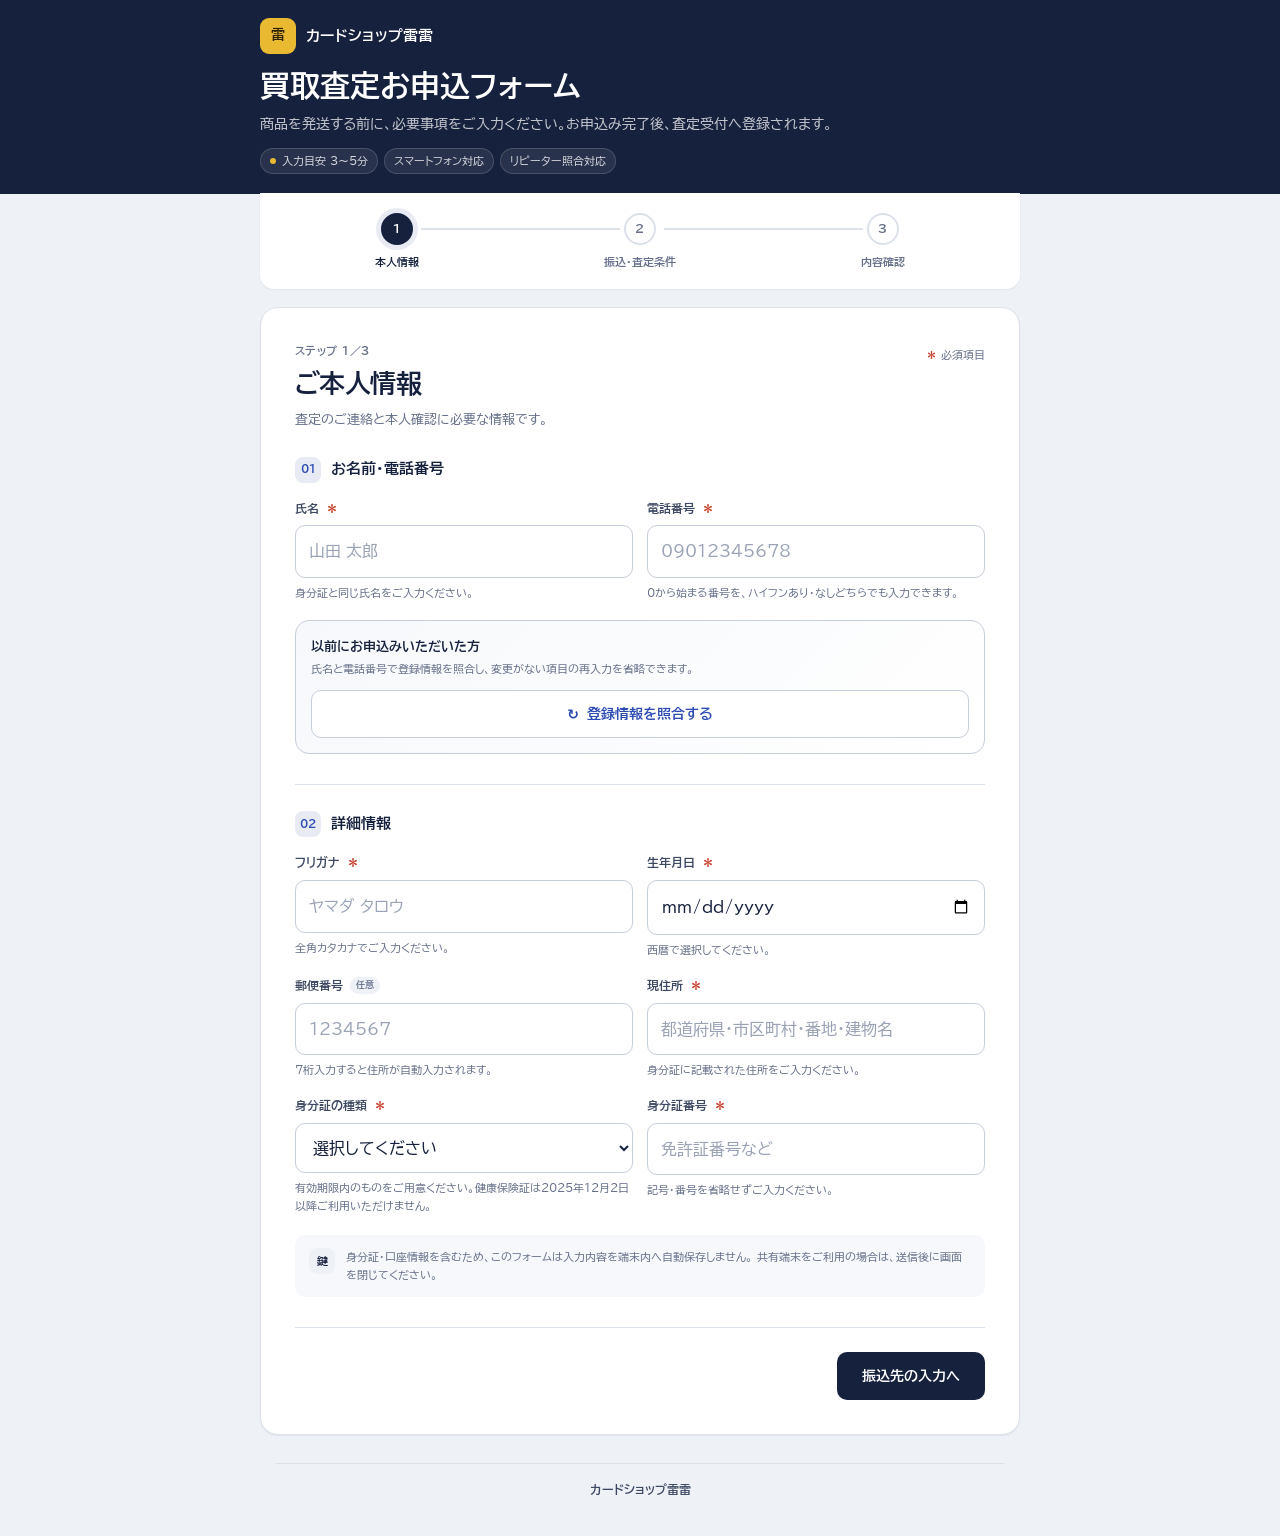
<file: entry.html>
<!doctype html>
<html lang="ja">
<head>
  <meta charset="utf-8">
  <meta name="viewport" content="width=device-width, initial-scale=1, viewport-fit=cover">
  <meta name="theme-color" content="#16213e">
  <meta name="color-scheme" content="light dark">
  <meta name="description" content="カードショップ雷雷の買取査定お申込フォームです。">
  <meta name="referrer" content="no-referrer">
  <title>買取査定お申込フォーム｜カードショップ雷雷</title>
  <script defer src="https://yubinbango.github.io/yubinbango/yubinbango.js" charset="UTF-8"></script>
  <link rel="preconnect" href="https://fonts.googleapis.com">
  <link rel="preconnect" href="https://fonts.gstatic.com" crossorigin>
  <link rel="stylesheet" href="https://fonts.googleapis.com/css2?family=BIZ+UDPGothic:wght@400;700&display=swap">
  <link rel="stylesheet" href="rairai-theme.css">
  <script src="rairai-config.js" defer></script>
  <style>
    /* 色は rairai-theme.css の共通トークンから取る（ライト／ダークは共通ファイル側で切り替え） */
    :root {
      --navy-950: var(--pk-bar, #16213e);
      --navy-900: var(--pk-navy, #16213e);
      --navy-800: var(--pk-navy-2, #24345f);
      --navy-700: var(--pk-navy-2, #24345f);
      --blue-600: var(--pk-fill, #16213e);
      --blue-500: var(--pk-fill-hover, #24345f);
      --blue-100: var(--pk-fill-soft, #e8ebf3);
      --heading: var(--pk-ink, #16213e);
      --link: var(--pk-link, #2c4bb3);
      --ink-900: var(--pk-ink, #16213e);
      --ink-700: var(--pk-ink-2, #3d4863);
      --ink-500: var(--pk-muted, #66708a);
      --ink-400: var(--pk-subtle, #9aa3b5);
      --line: var(--pk-line, #dce1ea);
      --line-strong: var(--pk-line-strong, #c6cedb);
      --line-blue: var(--pk-line-strong, #c6cedb);
      --surface: var(--pk-surface, #fff);
      --surface-soft: var(--pk-surface-2, #f6f8fb);
      --surface-muted: var(--pk-surface-3, #eef1f6);
      --surface-tint: var(--pk-surface-2, #f6f8fb);
      --canvas: var(--pk-canvas, #eef1f6);
      --success: var(--pk-green, #1f8a5b);
      --success-bg: var(--pk-green-soft, #e6f4ec);
      --success-line: var(--pk-green-line, #a9d8bf);
      --warning: var(--pk-gold-text, #6e5100);
      --warning-bg: var(--pk-gold-soft, #fbf3d9);
      --danger: var(--pk-red, #c8402f);
      --danger-bg: var(--pk-red-soft, #fcedea);
      --danger-line: var(--pk-red-line, #edb8ae);
      --focus: var(--pk-gold, #e8b931);
      --shadow: var(--pk-shadow-2, 0 8px 24px rgba(22, 33, 62, .10));
      --radius-xl: 18px;
      --radius-lg: 14px;
      --radius-md: 10px;
    }

    /* 見出しへのフォーカス移動（読み上げ用）で枠線を出さない */
    .panel-title:focus { outline: none; }

    .guardian-card { margin-top: 2px; border-color: var(--warning); background: var(--warning-bg); }
    .turnstile-box { display: flex; justify-content: center; margin: 4px 0 16px; min-height: 65px; }
    .turnstile-box[hidden] { display: none; }

    *,
    *::before,
    *::after {
      box-sizing: border-box;
    }

    html {
      scroll-behavior: smooth;
      background: var(--canvas);
    }

    body {
      margin: 0;
      min-width: 320px;
      background: var(--canvas);
      color: var(--ink-900);
      font-family: var(--pk-font, "Hiragino Kaku Gothic ProN", "Yu Gothic", Meiryo, system-ui, sans-serif);
      font-size: 16px;
      line-height: 1.65;
      -webkit-font-smoothing: antialiased;
      padding-bottom: max(28px, env(safe-area-inset-bottom));
    }

    button,
    input,
    select,
    textarea {
      font: inherit;
    }

    button {
      touch-action: manipulation;
    }

    [hidden] {
      display: none !important;
    }

    .skip-link {
      position: fixed;
      top: 8px;
      left: 8px;
      z-index: 100;
      transform: translateY(-150%);
      padding: 10px 14px;
      border-radius: 8px;
      background: var(--navy-950);
      color: #fff;
      text-decoration: none;
    }

    .skip-link:focus {
      transform: translateY(0);
    }

    .site-header {
      background: var(--navy-950);
      color: #fff;
      overflow: hidden;
    }

    .header-inner {
      width: min(100% - 32px, 760px);
      margin: 0 auto;
      padding: 18px 0 20px;
      position: relative;
    }


    .brand {
      display: flex;
      align-items: center;
      gap: 10px;
      margin-bottom: 12px;
    }

    .brand-mark {
      display: grid;
      place-items: center;
      width: 42px;
      height: 42px;
      border-radius: 13px;
      background: linear-gradient(145deg, #fff, #dce6ff);
      color: var(--navy-900);
      font-size: 13px;
      font-weight: 700;
      letter-spacing: -0.04em;
      box-shadow: 0 8px 22px rgba(0, 0, 0, 0.18);
    }

    .brand-copy {
      display: grid;
      gap: 1px;
    }

    .brand-name {
      font-size: 15px;
      font-weight: 700;
      letter-spacing: 0.04em;
    }

    .brand-sub {
      color: rgba(255, 255, 255, 0.66);
      font-size: 11px;
      letter-spacing: 0.12em;
    }

    .header-title {
      max-width: 620px;
      margin: 0;
      font-size: clamp(22px, 5vw, 30px);
      line-height: 1.35;
      letter-spacing: 0;
    }

    .header-lead {
      max-width: 600px;
      margin: 6px 0 0;
      color: rgba(255, 255, 255, 0.74);
      font-size: 14px;
    }

    .header-meta {
      display: flex;
      flex-wrap: wrap;
      gap: 6px;
      margin-top: 12px;
    }

    .meta-chip {
      display: inline-flex;
      align-items: center;
      gap: 6px;
      min-height: 30px;
      padding: 5px 10px;
      border: 1px solid rgba(255, 255, 255, 0.15);
      border-radius: 999px;
      background: rgba(255, 255, 255, 0.08);
      color: rgba(255, 255, 255, 0.82);
      font-size: 12px;
      font-weight: 400;
    }

    .meta-dot {
      width: 6px;
      height: 6px;
      border-radius: 50%;
      background: #8de5be;
      box-shadow: 0 0 0 3px rgba(141, 229, 190, 0.14);
    }

    .page {
      width: min(100% - 24px, 760px);
      margin: -1px auto 0;
    }

    .progress-card {
      position: relative;
      z-index: 2;
      margin-top: -1px;
      padding: 20px 18px 18px;
      border-radius: 0 0 var(--radius-lg) var(--radius-lg);
      background: var(--surface);
      box-shadow: 0 12px 34px rgba(16, 26, 59, 0.08);
    }

    .steps {
      display: grid;
      grid-template-columns: repeat(3, 1fr);
      gap: 4px;
      padding: 0;
      margin: 0;
      list-style: none;
    }

    .step {
      position: relative;
      display: grid;
      justify-items: center;
      gap: 8px;
      color: var(--ink-500);
      font-size: 11px;
      font-weight: 700;
      text-align: center;
    }

    .step::before {
      content: "";
      position: absolute;
      top: 15px;
      left: calc(-50% + 20px);
      width: calc(100% - 40px);
      height: 2px;
      background: var(--line);
    }

    .step:first-child::before {
      display: none;
    }

    .step-number {
      position: relative;
      z-index: 1;
      display: grid;
      place-items: center;
      width: 32px;
      height: 32px;
      border: 2px solid var(--line);
      border-radius: 50%;
      background: var(--surface);
      color: var(--ink-500);
      font-size: 12px;
      transition: 160ms ease;
    }

    .step.is-current,
    .step.is-complete {
      color: var(--heading);
    }

    .step.is-current .step-number {
      border-color: var(--blue-600);
      background: var(--blue-600);
      color: #fff;
      box-shadow: 0 0 0 5px var(--blue-100);
    }

    .step.is-complete .step-number {
      border-color: var(--success);
      background: var(--success-bg);
      color: var(--success);
    }

    .step.is-complete::before,
    .step.is-current::before {
      background: var(--success);
    }

    .status {
      display: flex;
      align-items: flex-start;
      gap: 10px;
      margin: 18px 0 0;
      padding: 13px 14px;
      border: 1px solid var(--line);
      border-radius: var(--radius-md);
      background: var(--surface);
      color: var(--ink-700);
      font-size: 13px;
      font-weight: 400;
      box-shadow: 0 8px 22px rgba(16, 26, 59, 0.05);
    }

    .status::before {
      content: "i";
      flex: 0 0 auto;
      display: grid;
      place-items: center;
      width: 20px;
      height: 20px;
      margin-top: 1px;
      border-radius: 50%;
      background: var(--blue-100);
      color: var(--link);
      font-family: Georgia, serif;
      font-size: 13px;
      font-weight: 700;
    }

    .status.is-success {
      border-color: var(--success-line);
      background: var(--success-bg);
      color: var(--success);
    }

    .status.is-success::before {
      content: "✓";
      background: var(--success);
      color: #fff;
      font-family: inherit;
    }

    .status.is-error {
      border-color: var(--danger-line);
      background: var(--danger-bg);
      color: var(--danger);
    }

    .status.is-error::before {
      content: "!";
      background: var(--danger);
      color: #fff;
      font-family: inherit;
    }

    .form-shell {
      margin-top: 18px;
    }

    .panel {
      padding: clamp(20px, 5vw, 34px);
      border: 1px solid var(--line);
      border-radius: var(--radius-xl);
      background: var(--surface);
      box-shadow: var(--shadow);
    }

    .panel-head {
      display: flex;
      align-items: flex-start;
      justify-content: space-between;
      gap: 16px;
      margin-bottom: 26px;
    }

    .eyebrow {
      margin: 0 0 6px;
      color: var(--link);
      font-size: 11px;
      font-weight: 700;
      letter-spacing: 0.12em;
      text-transform: uppercase;
    }

    .panel-title {
      margin: 0;
      color: var(--heading);
      font-size: clamp(21px, 4.5vw, 26px);
      line-height: 1.35;
      letter-spacing: -0.02em;
    }

    .panel-description {
      margin: 8px 0 0;
      color: var(--ink-500);
      font-size: 13px;
    }

    .required-note {
      flex: 0 0 auto;
      margin-top: 4px;
      color: var(--ink-500);
      font-size: 11px;
    }

    .required-note span,
    .required-badge {
      color: var(--danger);
      font-weight: 700;
    }

    .section + .section {
      margin-top: 30px;
      padding-top: 26px;
      border-top: 1px solid var(--line);
    }

    .section-heading {
      display: flex;
      align-items: center;
      gap: 10px;
      margin: 0 0 16px;
      color: var(--heading);
      font-size: 15px;
      font-weight: 700;
    }

    .section-index {
      display: grid;
      place-items: center;
      width: 26px;
      height: 26px;
      border-radius: 8px;
      background: var(--blue-100);
      color: var(--link);
      font-size: 11px;
    }

    .field-grid {
      display: grid;
      grid-template-columns: repeat(2, minmax(0, 1fr));
      gap: 17px 14px;
    }

    .field {
      min-width: 0;
    }

    .field.is-wide {
      grid-column: 1 / -1;
    }

    .field.is-narrow {
      grid-column: span 1;
    }

    .field-label {
      display: flex;
      align-items: center;
      gap: 7px;
      margin: 0 0 7px;
      color: var(--ink-700);
      font-size: 12px;
      font-weight: 700;
    }

    .optional-badge {
      padding: 1px 6px;
      border-radius: 999px;
      background: var(--surface-muted);
      color: var(--ink-500);
      font-size: 9px;
      font-weight: 700;
    }

    .control {
      width: 100%;
      min-height: 50px;
      padding: 12px 13px;
      border: 1px solid var(--line-strong);
      border-radius: var(--radius-md);
      outline: none;
      background: var(--surface);
      color: var(--ink-900);
      font-size: 16px;
      transition:
        border-color 140ms ease,
        box-shadow 140ms ease,
        background-color 140ms ease;
    }

    select.control {
      padding-right: 34px;
    }

    .control::placeholder {
      color: var(--ink-400);
      opacity: 1;
    }

    .control:hover {
      border-color: var(--ink-400);
    }

    .control:focus {
      border-color: var(--blue-500);
      box-shadow: 0 0 0 4px rgba(73, 118, 232, 0.14);
    }

    .control:user-invalid:not(:focus),
    .control.was-validated:invalid:not(:focus),
    .control:invalid:not(:placeholder-shown):not(:focus):not(select):not([type="date"]) {
      border-color: var(--danger);
    }

    .control.is-reused {
      border-style: dashed;
      border-color: var(--success-line);
      background: var(--success-bg);
    }

    .control.is-reused::placeholder {
      color: var(--success);
      font-size: 12px;
      font-weight: 400;
    }

    .field-hint {
      min-height: 18px;
      margin: 6px 0 0;
      color: var(--ink-500);
      font-size: 11px;
    }

    .field-hint.is-error {
      color: var(--danger);
      font-weight: 400;
    }

    .lookup-card {
      margin-top: 18px;
      padding: 15px;
      border: 1px solid var(--line-blue);
      border-radius: var(--radius-lg);
      background: linear-gradient(135deg, var(--surface-tint), var(--surface));
    }

    .lookup-copy {
      margin-bottom: 12px;
    }

    .lookup-title {
      margin: 0;
      color: var(--heading);
      font-size: 13px;
      font-weight: 700;
    }

    .lookup-text {
      margin: 3px 0 0;
      color: var(--ink-500);
      font-size: 11px;
    }

    .btn {
      display: inline-flex;
      align-items: center;
      justify-content: center;
      gap: 8px;
      min-height: 48px;
      padding: 11px 18px;
      border: 1px solid transparent;
      border-radius: var(--radius-md);
      cursor: pointer;
      font-size: 14px;
      font-weight: 700;
      line-height: 1.2;
      text-decoration: none;
      transition:
        transform 120ms ease,
        box-shadow 120ms ease,
        background-color 120ms ease,
        border-color 120ms ease;
    }

    .btn:hover:not(:disabled) {
      transform: translateY(-1px);
    }

    .btn:focus-visible {
      outline: 3px solid var(--focus);
      outline-offset: 2px;
    }

    .btn:disabled {
      cursor: not-allowed;
      opacity: 0.62;
    }

    .btn-primary {
      background: var(--blue-600);
      color: #fff;
      box-shadow: 0 10px 22px rgba(49, 95, 214, 0.2);
    }

    .btn-primary:hover:not(:disabled) {
      box-shadow: 0 13px 26px rgba(49, 95, 214, 0.26);
    }

    .btn-secondary {
      border-color: var(--line-strong);
      background: var(--surface);
      color: var(--heading);
    }

    .btn-lookup {
      width: 100%;
      border-color: var(--line-blue);
      background: var(--surface);
      color: var(--link);
    }

    .button-row {
      display: flex;
      justify-content: space-between;
      gap: 12px;
      margin-top: 30px;
      padding-top: 24px;
      border-top: 1px solid var(--line);
    }

    .button-row .btn {
      min-width: 148px;
    }

    .button-row .btn:last-child {
      margin-left: auto;
    }

    .privacy-note {
      display: flex;
      gap: 11px;
      margin-top: 20px;
      padding: 13px 14px;
      border-radius: var(--radius-md);
      background: var(--surface-soft);
      color: var(--ink-500);
      font-size: 11px;
    }

    .privacy-icon {
      flex: 0 0 auto;
      display: grid;
      place-items: center;
      width: 26px;
      height: 26px;
      border-radius: 8px;
      background: var(--surface-muted);
      color: var(--heading);
      font-weight: 700;
    }

    .choice-card {
      position: relative;
      display: grid;
      grid-template-columns: auto 1fr;
      gap: 13px;
      padding: 17px;
      border: 1px solid var(--line-strong);
      border-radius: var(--radius-lg);
      cursor: pointer;
      transition:
        border-color 140ms ease,
        background-color 140ms ease,
        box-shadow 140ms ease;
    }

    .choice-card:has(input:checked) {
      border-color: var(--blue-500);
      background: var(--surface-tint);
      box-shadow: 0 0 0 3px rgba(73, 118, 232, 0.1);
    }

    .choice-card input {
      width: 20px;
      height: 20px;
      margin: 2px 0 0;
      accent-color: var(--blue-600);
    }

    .choice-title {
      display: block;
      color: var(--heading);
      font-size: 14px;
      font-weight: 700;
    }

    .choice-description {
      display: block;
      margin-top: 4px;
      color: var(--ink-500);
      font-size: 11px;
      line-height: 1.6;
    }

    .warning-note {
      margin: 12px 0 0;
      padding: 12px 13px;
      border-radius: var(--radius-md);
      background: var(--warning-bg);
      color: var(--warning);
      font-size: 11px;
      font-weight: 400;
    }

    .summary-list {
      display: grid;
      gap: 0;
      margin: 0;
      border: 1px solid var(--line);
      border-radius: var(--radius-lg);
      overflow: hidden;
    }

    .summary-row {
      display: grid;
      grid-template-columns: minmax(110px, 34%) 1fr;
      gap: 14px;
      padding: 12px 14px;
      background: var(--surface);
    }

    .summary-row + .summary-row {
      border-top: 1px solid var(--line);
    }

    .summary-row dt {
      color: var(--ink-500);
      font-size: 11px;
      font-weight: 400;
    }

    .summary-row dd {
      margin: 0;
      color: var(--ink-900);
      font-size: 13px;
      font-weight: 400;
      overflow-wrap: anywhere;
    }

    .summary-private {
      color: var(--success);
    }

    .terms-wrap {
      margin-top: 22px;
    }

    .terms-heading {
      display: flex;
      align-items: center;
      justify-content: space-between;
      gap: 10px;
      margin-bottom: 9px;
    }

    .terms-heading h3 {
      margin: 0;
      color: var(--heading);
      font-size: 14px;
    }

    .terms-version {
      color: var(--ink-500);
      font-size: 10px;
    }

    .terms-box {
      max-height: 290px;
      padding: 17px;
      border: 1px solid var(--line-strong);
      border-radius: var(--radius-md);
      overflow-y: auto;
      background: var(--surface-soft);
      color: var(--ink-700);
      font-size: 11px;
      line-height: 1.8;
      overscroll-behavior: contain;
    }

    .terms-box h4 {
      margin: 17px 0 5px;
      color: var(--heading);
      font-size: 12px;
    }

    .terms-box h4:first-child {
      margin-top: 0;
    }

    .terms-box ul {
      padding-left: 1.4em;
      margin: 0;
    }

    .agreement {
      display: grid;
      grid-template-columns: auto 1fr;
      gap: 12px;
      align-items: start;
      margin-top: 16px;
      padding: 16px;
      border: 1px solid var(--line-strong);
      border-radius: var(--radius-md);
      background: var(--surface);
      cursor: pointer;
    }

    .agreement:has(input:checked) {
      border-color: var(--success-line);
      background: var(--success-bg);
    }

    .agreement input {
      width: 21px;
      height: 21px;
      margin: 2px 0 0;
      accent-color: var(--success);
    }

    .agreement-copy {
      color: var(--ink-900);
      font-size: 13px;
      font-weight: 700;
    }

    .agreement-note {
      display: block;
      margin-top: 3px;
      color: var(--ink-500);
      font-size: 10px;
      font-weight: 400;
    }

    .submit-button {
      width: 100%;
      min-height: 56px;
      margin-top: 18px;
      font-size: 15px;
    }

    .spinner {
      width: 17px;
      height: 17px;
      border: 2px solid rgba(255, 255, 255, 0.38);
      border-top-color: #fff;
      border-radius: 50%;
      animation: spin 700ms linear infinite;
    }

    @keyframes spin {
      to { transform: rotate(360deg); }
    }

    .success-panel {
      padding: clamp(30px, 8vw, 54px) clamp(22px, 6vw, 44px);
      border: 1px solid var(--success-line);
      border-radius: var(--radius-xl);
      background: var(--surface);
      text-align: center;
      box-shadow: var(--shadow);
    }

    .success-mark {
      display: grid;
      place-items: center;
      width: 64px;
      height: 64px;
      margin: 0 auto 18px;
      border-radius: 50%;
      background: var(--success-bg);
      color: var(--success);
      font-size: 30px;
      font-weight: 700;
      box-shadow: 0 0 0 9px rgba(19, 122, 82, 0.07);
    }

    .success-panel h2 {
      margin: 0;
      color: var(--heading);
      font-size: 25px;
    }

    .success-panel > p {
      max-width: 500px;
      margin: 10px auto 0;
      color: var(--ink-500);
      font-size: 13px;
    }

    .receipt-id {
      display: inline-grid;
      gap: 2px;
      margin-top: 18px;
      padding: 10px 18px;
      border-radius: var(--radius-md);
      background: var(--surface-muted);
    }

    .receipt-id small {
      color: var(--ink-500);
      font-size: 9px;
      font-weight: 700;
    }

    .receipt-id strong {
      color: var(--heading);
      font-size: 14px;
      letter-spacing: 0.05em;
    }

    .next-steps {
      display: grid;
      gap: 10px;
      max-width: 520px;
      margin: 24px auto 0;
      padding: 0;
      list-style: none;
      text-align: left;
      counter-reset: next;
    }

    .next-steps li {
      display: grid;
      grid-template-columns: 28px 1fr;
      gap: 10px;
      align-items: start;
      color: var(--ink-700);
      font-size: 12px;
      counter-increment: next;
    }

    .next-steps li::before {
      content: counter(next);
      display: grid;
      place-items: center;
      width: 28px;
      height: 28px;
      border-radius: 9px;
      background: var(--blue-100);
      color: var(--link);
      font-size: 11px;
      font-weight: 700;
    }

    .page-footer {
      padding: 24px 8px 0;
      color: var(--ink-500);
      font-size: 10px;
      text-align: center;
    }

    .honeypot {
      position: absolute !important;
      left: -10000px !important;
      width: 1px !important;
      height: 1px !important;
      overflow: hidden !important;
    }

    @media (max-width: 560px) {
      .header-inner {
        width: min(100% - 28px, 760px);
        padding-top: 24px;
      }

      .page {
        width: min(100% - 16px, 760px);
      }

      .progress-card {
        padding-inline: 10px;
      }

      .step {
        font-size: 10px;
      }

      .panel {
        border-radius: 20px;
      }

      .panel-head {
        display: block;
      }

      .required-note {
        margin-top: 8px;
      }

      .field-grid {
        grid-template-columns: 1fr;
      }

      .field.is-narrow {
        grid-column: 1 / -1;
      }

      .button-row {
        flex-direction: column-reverse;
      }

      .button-row .btn {
        width: 100%;
      }

      .summary-row {
        grid-template-columns: 92px 1fr;
      }
    }

    @media (prefers-reduced-motion: reduce) {
      *,
      *::before,
      *::after {
        scroll-behavior: auto !important;
        animation-duration: 0.01ms !important;
        animation-iteration-count: 1 !important;
        transition-duration: 0.01ms !important;
      }
    }

    /* ===== v2.3 デザイン調整 ===== */
    .brand-mark.pk-mark { width: 36px; height: 36px; border-radius: 9px; background: var(--pk-gold, #e8b931); color: var(--pk-gold-ink, #2e2300); font-size: .86rem; letter-spacing: .02em; box-shadow: none; }
    .brand-name { letter-spacing: .02em; }
    .meta-chip { min-height: 26px; padding: 3px 9px; font-size: 11px; }
    .meta-dot { background: var(--pk-gold, #e8b931); box-shadow: none; }
    .btn-primary { box-shadow: none; }
    .btn-primary:hover:not(:disabled) { background: var(--blue-500); }
    .eyebrow { letter-spacing: .04em; color: var(--ink-500); }
    .panel, .progress-card { box-shadow: var(--pk-shadow-1, 0 1px 2px rgba(22, 33, 62, .06)); }
    :focus-visible { outline-color: var(--focus); }
    .pk-legal { width: min(100% - 32px, 760px); }
  </style>
</head>
<body>
  <a class="skip-link" href="#applicationForm">申込フォームへ移動</a>

  <header class="site-header">
    <div class="header-inner">
      <div class="brand" aria-label="カードショップ雷雷">
        <div class="brand-mark pk-mark is-kanji" aria-hidden="true">雷</div>
        <div class="brand-copy">
          <span class="brand-name">カードショップ雷雷</span>
        </div>
      </div>
      <h1 class="header-title">買取査定お申込フォーム</h1>
      <p class="header-lead">
        商品を発送する前に、必要事項をご入力ください。お申込み完了後、査定受付へ登録されます。
      </p>
      <div class="header-meta" aria-label="フォーム情報">
        <span class="meta-chip"><span class="meta-dot" aria-hidden="true"></span>入力目安 3〜5分</span>
        <span class="meta-chip">スマートフォン対応</span>
        <span class="meta-chip">リピーター照合対応</span>
      </div>
    </div>
  </header>

  <main class="page">
    <nav class="progress-card" aria-label="申込手順">
      <ol class="steps">
        <li class="step is-current" data-step-indicator="1" aria-current="step">
          <span class="step-number">1</span>
          <span>本人情報</span>
        </li>
        <li class="step" data-step-indicator="2">
          <span class="step-number">2</span>
          <span>振込・査定条件</span>
        </li>
        <li class="step" data-step-indicator="3">
          <span class="step-number">3</span>
          <span>内容確認</span>
        </li>
      </ol>
    </nav>

    <div id="globalStatus" class="status" role="status" aria-live="polite" hidden></div>

    <div class="form-shell">
      <form id="applicationForm" class="h-adr" novalidate>
        <span class="p-country-name" hidden>Japan</span>

        <div class="honeypot" aria-hidden="true">
          <label for="website">ウェブサイト</label>
          <input id="website" name="website" type="text" tabindex="-1" autocomplete="off">
        </div>

        <section class="panel step-panel" data-step-panel="1" aria-labelledby="step1Title">
          <div class="panel-head">
            <div>
              <p class="eyebrow">ステップ 1／3</p>
              <h2 id="step1Title" class="panel-title" tabindex="-1">ご本人情報</h2>
              <p class="panel-description">査定のご連絡と本人確認に必要な情報です。</p>
            </div>
            <p class="required-note"><span>＊</span> 必須項目</p>
          </div>

          <section class="section" aria-labelledby="identityHeading">
            <h3 id="identityHeading" class="section-heading">
              <span class="section-index" aria-hidden="true">01</span>
              お名前・電話番号
            </h3>
            <div class="field-grid">
              <div class="field">
                <label class="field-label" for="name">氏名 <span class="required-badge">＊</span></label>
                <input
                  id="name"
                  class="control"
                  type="text"
                  placeholder="山田 太郎"
                  autocomplete="name"
                  maxlength="80"
                  required
                >
                <p class="field-hint">身分証と同じ氏名をご入力ください。</p>
              </div>
              <div class="field">
                <label class="field-label" for="tel">電話番号 <span class="required-badge">＊</span></label>
                <input
                  id="tel"
                  class="control"
                  type="tel"
                  inputmode="tel"
                  placeholder="09012345678"
                  autocomplete="tel"
                  maxlength="14"
                  required
                >
                <p id="telHint" class="field-hint">0から始まる番号を、ハイフンあり・なしどちらでも入力できます。</p>
              </div>
            </div>

            <div class="lookup-card">
              <div class="lookup-copy">
                <p class="lookup-title">以前にお申込みいただいた方</p>
                <p class="lookup-text">氏名と電話番号で登録情報を照合し、変更がない項目の再入力を省略できます。</p>
              </div>
              <button id="checkBtn" class="btn btn-lookup" type="button">
                <span aria-hidden="true">↻</span>
                登録情報を照合する
              </button>
              <div id="lookupStatus" class="status" role="status" aria-live="polite" hidden></div>
            </div>
          </section>

          <section class="section" aria-labelledby="detailHeading">
            <h3 id="detailHeading" class="section-heading">
              <span class="section-index" aria-hidden="true">02</span>
              詳細情報
            </h3>
            <div class="field-grid">
              <div class="field">
                <label class="field-label" for="kana">フリガナ <span class="required-badge">＊</span></label>
                <input
                  id="kana"
                  class="control repeat-reusable"
                  type="text"
                  placeholder="ヤマダ タロウ"
                  autocomplete="off"
                  maxlength="80"
                  required
                >
                <p id="kanaHint" class="field-hint">全角カタカナでご入力ください。</p>
              </div>
              <div class="field">
                <label class="field-label" for="birthday">生年月日 <span class="required-badge">＊</span></label>
                <input
                  id="birthday"
                  class="control repeat-reusable"
                  type="date"
                  autocomplete="bday"
                  required
                >
                <p id="birthdayHint" class="field-hint">西暦で選択してください。</p>
              </div>
              <div id="guardianField" class="field is-wide" hidden>
                <label class="choice-card guardian-card" for="guardianConsent">
                  <input id="guardianConsent" type="checkbox">
                  <span>
                    <span class="choice-title">保護者の同意を得ています</span>
                    <span id="guardianHint" class="choice-description">
                      18歳未満の方のお申込みには保護者の同意が必要です。必要に応じて保護者の方へ確認のご連絡をする場合があります。
                    </span>
                  </span>
                </label>
              </div>
              <div class="field">
                <label class="field-label" for="zip">
                  郵便番号
                  <span class="optional-badge">任意</span>
                </label>
                <input
                  id="zip"
                  class="control p-postal-code repeat-reusable"
                  type="text"
                  inputmode="numeric"
                  placeholder="1234567"
                  autocomplete="postal-code"
                  maxlength="8"
                >
                <p id="zipHint" class="field-hint">7桁入力すると住所が自動入力されます。</p>
              </div>
              <div class="field">
                <label class="field-label" for="addressText">現住所 <span class="required-badge">＊</span></label>
                <input
                  id="addressText"
                  class="control p-region p-locality p-street-address p-extended-address repeat-reusable"
                  type="text"
                  placeholder="都道府県・市区町村・番地・建物名"
                  autocomplete="street-address"
                  maxlength="180"
                  required
                >
                <p class="field-hint">身分証に記載された住所をご入力ください。</p>
              </div>
              <div class="field">
                <label class="field-label" for="idType">身分証の種類 <span class="required-badge">＊</span></label>
                <select id="idType" class="control repeat-reusable" required>
                  <option value="">選択してください</option>
                  <option value="運転免許証">運転免許証</option>
                  <option value="マイナンバーカード">マイナンバーカード</option>
                  <option value="パスポート">パスポート</option>
                  <option value="運転経歴証明書">運転経歴証明書</option>
                  <option value="在留カード・特別永住者証明書">在留カード・特別永住者証明書</option>
                  <option value="学生証">学生証</option>
                </select>
                <p id="idTypeHint" class="field-hint">有効期限内のものをご用意ください。健康保険証は2025年12月2日以降ご利用いただけません。</p>
              </div>
              <div class="field">
                <label class="field-label" for="idNum">身分証番号 <span class="required-badge">＊</span></label>
                <input
                  id="idNum"
                  class="control repeat-reusable"
                  type="text"
                  placeholder="免許証番号など"
                  autocomplete="off"
                  maxlength="40"
                  required
                >
                <p class="field-hint">記号・番号を省略せずご入力ください。</p>
              </div>
            </div>

            <div class="privacy-note">
              <span class="privacy-icon" aria-hidden="true">鍵</span>
              <span>
                身分証・口座情報を含むため、このフォームは入力内容を端末内へ自動保存しません。
                共有端末をご利用の場合は、送信後に画面を閉じてください。
              </span>
            </div>
          </section>

          <div class="button-row">
            <button class="btn btn-primary" type="button" data-next-step="2">
              振込先の入力へ
            </button>
          </div>
        </section>

        <section class="panel step-panel" data-step-panel="2" aria-labelledby="step2Title" hidden>
          <div class="panel-head">
            <div>
              <p class="eyebrow">ステップ 2／3</p>
              <h2 id="step2Title" class="panel-title" tabindex="-1">振込先・査定条件</h2>
              <p class="panel-description">買取成立後の振込先と、査定条件をご指定ください。</p>
            </div>
            <p class="required-note"><span>＊</span> 必須項目</p>
          </div>

          <section class="section" aria-labelledby="bankHeading">
            <h3 id="bankHeading" class="section-heading">
              <span class="section-index" aria-hidden="true">03</span>
              振込先口座
            </h3>
            <div class="field-grid">
              <div class="field">
                <label class="field-label" for="bankName">金融機関名 <span class="required-badge">＊</span></label>
                <input
                  id="bankName"
                  class="control repeat-reusable"
                  type="text"
                  placeholder="〇〇銀行"
                  autocomplete="off"
                  maxlength="80"
                  required
                >
              </div>
              <div class="field">
                <label class="field-label" for="bankBranch">支店名 <span class="required-badge">＊</span></label>
                <input
                  id="bankBranch"
                  class="control repeat-reusable"
                  type="text"
                  placeholder="〇〇支店"
                  autocomplete="off"
                  maxlength="80"
                  required
                >
              </div>
              <div class="field">
                <label class="field-label" for="bankType">口座種別 <span class="required-badge">＊</span></label>
                <select id="bankType" class="control repeat-reusable" data-default-value="普通" required>
                  <option value="普通">普通</option>
                  <option value="当座">当座</option>
                </select>
              </div>
              <div class="field">
                <label class="field-label" for="bankNum">口座番号 <span class="required-badge">＊</span></label>
                <input
                  id="bankNum"
                  class="control repeat-reusable"
                  type="text"
                  inputmode="numeric"
                  placeholder="1234567"
                  autocomplete="off"
                  maxlength="8"
                  required
                >
                <p id="bankNumHint" class="field-hint">数字のみでご入力ください。</p>
              </div>
              <div class="field is-wide">
                <label class="field-label" for="bankHolder">口座名義（カナ） <span class="required-badge">＊</span></label>
                <input
                  id="bankHolder"
                  class="control repeat-reusable"
                  type="text"
                  placeholder="ヤマダ タロウ"
                  autocomplete="off"
                  maxlength="80"
                  required
                >
                <p id="bankHolderHint" class="field-hint">申込者ご本人名義を全角カタカナでご入力ください。</p>
              </div>
            </div>
          </section>

          <section class="section" aria-labelledby="conditionHeading">
            <h3 id="conditionHeading" class="section-heading">
              <span class="section-index" aria-hidden="true">04</span>
              査定条件
            </h3>
            <label class="choice-card" for="cancelIfSubMax">
              <input id="cancelIfSubMax" type="checkbox">
              <span>
                <span class="choice-title">満額（状態S）査定以外の場合はキャンセルする</span>
                <span class="choice-description">
                  当店基準で状態Sに満たない商品が1点でもあった場合、買取を成立させず全品返送します。
                </span>
              </span>
            </label>
            <p class="warning-note">
              選択した場合、キャンセル時の返送料はお客様負担（着払い）となります。
            </p>
          </section>

          <div class="button-row">
            <button class="btn btn-secondary" type="button" data-prev-step="1">
              戻る
            </button>
            <button class="btn btn-primary" type="button" data-next-step="3">
              入力内容を確認
            </button>
          </div>
        </section>

        <section class="panel step-panel" data-step-panel="3" aria-labelledby="step3Title" hidden>
          <div class="panel-head">
            <div>
              <p class="eyebrow">ステップ 3／3</p>
              <h2 id="step3Title" class="panel-title" tabindex="-1">内容確認・利用規約</h2>
              <p class="panel-description">入力内容と規約をご確認のうえ、お申込みください。</p>
            </div>
          </div>

          <section class="section" aria-labelledby="summaryHeading">
            <h3 id="summaryHeading" class="section-heading">
              <span class="section-index" aria-hidden="true">05</span>
              お申込内容
            </h3>
            <dl id="confirmationSummary" class="summary-list"></dl>
          </section>

          <section class="terms-wrap" aria-labelledby="termsHeading">
            <div class="terms-heading">
              <h3 id="termsHeading">郵送買取利用規約</h3>
              <span class="terms-version">規約版 2026-07-29</span>
            </div>
            <div class="terms-box" tabindex="0">
              <h4>【1】査定および買取成立について</h4>
              <ul>
                <li>査定結果は、商品到着後、当店基準に基づき決定いたします。</li>
                <li>査定結果の通知はLINEまたは指定の連絡手段にて行います。通知後3日以内にご返信がない場合は、提示価格に承諾したものとみなし、買取を成立させていただきます。</li>
              </ul>

              <h4>【2】キャンセル・返送について</h4>
              <ul>
                <li>査定金額にご納得いただけない場合はキャンセルが可能です。</li>
                <li>「満額査定以外キャンセル」を選択された場合、当店基準で状態S（満額）に満たない商品があった時点で、買取は不成立となり全品を返送いたします。</li>
                <li>キャンセル時の返送料は、いかなる理由であってもお客様負担（着払い）となります。</li>
              </ul>

              <h4>【3】商品の取り扱いについて</h4>
              <ul>
                <li>カードの状態評価（キズ・スレ・凹み・反り等）は当店独自の基準で行います。他店様の評価と異なる場合があることをご了承ください。</li>
                <li>スリーブ、ローダー、バインダー等の梱包材は査定対象外です。返却の保証はいたしかねますので、あらかじめ外して発送してください。</li>
              </ul>

              <h4>【4】配送および紛失について</h4>
              <ul>
                <li>配送中の事故、紛失、破損について、当店は一切の責任を負いません。適切な梱包と補償のある配送方法を推奨いたします。</li>
              </ul>

              <h4>【5】本人確認と支払いについて</h4>
              <ul>
                <li>古物営業法に基づき、本人確認書類の提出が必須です。</li>
                <li>振込先口座は、お申込者本人名義のものに限ります。</li>
                <li>買取成立後、原則2営業日以内にお振込みいたします。振込手数料はお客様負担となります。</li>
              </ul>

              <h4>【6】その他</h4>
              <ul>
                <li>申込内容に虚偽があった場合、取引を中止し、警察へ通報する場合があります。</li>
                <li>本規約は、お申込みをいただいた時点で全項目に同意したものとみなします。</li>
              </ul>
            </div>

            <label class="agreement" for="agree">
              <input id="agree" type="checkbox" required>
              <span class="agreement-copy">
                利用規約の全項目を確認し、同意します
                <span class="agreement-note">同意日時と規約版を申込情報とあわせて送信します。</span>
              </span>
            </label>
          </section>

          <div id="turnstileBox" class="turnstile-box" hidden></div>

          <button id="submitBtn" class="btn btn-primary submit-button" type="submit">
            規約に同意して査定を申し込む
          </button>

          <div class="button-row">
            <button class="btn btn-secondary" type="button" data-prev-step="2">
              入力内容を修正
            </button>
          </div>
        </section>
      </form>

      <section id="successPanel" class="success-panel" aria-labelledby="successTitle" hidden>
        <div class="success-mark" aria-hidden="true">✓</div>
        <h2 id="successTitle" tabindex="-1">お申込みを受け付けました</h2>
        <p>
          ご入力ありがとうございました。商品到着後、当店にて内容を確認し査定を進めます。
        </p>
        <div id="receiptIdBox" class="receipt-id" hidden>
          <small>受付番号</small>
          <strong id="receiptId"></strong>
        </div>
        <ol class="next-steps">
          <li>カードを折れ・濡れから保護して梱包してください。</li>
          <li>追跡または補償のある配送方法で発送することをおすすめします。</li>
          <li>査定結果はLINEまたは指定の連絡手段でお知らせします。</li>
        </ol>
      </section>
    </div>

    <!-- 古物営業法に基づく表示。氏名または名称は許可証の記載どおりにしてください -->
    <!-- 表示内容は rairai-config.js で設定します -->
    <footer class="pk-legal" data-shop-legal></footer>
  </main>

  <script>
    "use strict";

    const GAS_URL = "https://script.google.com/macros/s/AKfycbwi7tWn74PWL-HD59oj7p1DZDdfddMn4wdJRJCCZJKznuBSLZ6GA88W6Lp-g1RrFkkSOw/exec";
    const FORM_VERSION = "2.1.0";
    // Cloudflare Turnstile のサイトキー（任意）。設定する場合はGAS側に TURNSTILE_SECRET も設定してください。
    const TURNSTILE_SITE_KEY = "";
    const GUARDIAN_REQUIRED_UNDER_AGE = 18;
    // サーバーから返る項目名 → 入力欄があるステップ
    const FIELD_STEPS = {
      name: 1, tel: 1, kana: 1, birthday: 1, zip: 1, addressText: 1, idType: 1, idNum: 1, guardianConsent: 1,
      bankName: 2, bankBranch: 2, bankType: 2, bankNum: 2, bankHolder: 2,
      agree: 3, turnstile: 3
    };
    const TERMS_VERSION = "2026-07-29";
    const REQUEST_TIMEOUT_MS = 20000;
    const REUSABLE_FIELD_IDS = [
      "kana",
      "birthday",
      "zip",
      "addressText",
      "idType",
      "idNum",
      "bankName",
      "bankBranch",
      "bankType",
      "bankNum",
      "bankHolder"
    ];

    const state = {
      step: 1,
      matchedData: null,
      repeatToken: "",
      lookupKey: "",
      requestId: createRequestId(),
      isSubmitting: false,
      submitted: false,
      turnstileWidgetId: null,
      turnstileToken: ""
    };

    const byId = (id) => document.getElementById(id);
    const form = byId("applicationForm");

    document.addEventListener("DOMContentLoaded", initialize);

    function initialize() {
      const today = new Date();
      const localToday = new Date(today.getTime() - today.getTimezoneOffset() * 60000)
        .toISOString()
        .slice(0, 10);
      byId("birthday").max = localToday;

      document.querySelectorAll(".repeat-reusable").forEach((field) => {
        field.dataset.originalPlaceholder = field.getAttribute("placeholder") || "";
        field.dataset.originalRequired = String(field.required);
      });

      document.querySelectorAll("[data-next-step]").forEach((button) => {
        button.addEventListener("click", () => {
          const target = Number(button.dataset.nextStep);
          if (validateStep(state.step)) setStep(target);
        });
      });

      document.querySelectorAll("[data-prev-step]").forEach((button) => {
        button.addEventListener("click", () => setStep(Number(button.dataset.prevStep)));
      });

      byId("checkBtn").addEventListener("click", checkRepeatCustomer);
      form.addEventListener("submit", submitApplication);

      ["name", "tel"].forEach((id) => {
        byId(id).addEventListener("input", handleIdentityChange);
      });

      byId("tel").addEventListener("blur", () => {
        byId("tel").value = formatPhone(byId("tel").value);
        validatePhone();
      });
      byId("tel").addEventListener("input", validatePhone);

      byId("zip").addEventListener("input", () => {
        byId("zip").value = normalizeDigits(byId("zip").value).slice(0, 7);
        validateZip();
      });

      byId("bankNum").addEventListener("input", () => {
        byId("bankNum").value = normalizeDigits(byId("bankNum").value).slice(0, 8);
        validateBankNumber();
      });

      byId("kana").addEventListener("input", () => validateKana("kana", "kanaHint"));
      byId("bankHolder").addEventListener("input", () => validateKana("bankHolder", "bankHolderHint"));
      byId("birthday").addEventListener("change", () => {
        validateBirthday();
        updateGuardianVisibility();
      });
      byId("guardianConsent").addEventListener("change", () => byId("guardianConsent").setCustomValidity(""));

      document.querySelectorAll("input, select").forEach((field) => {
        field.addEventListener("input", () => {
          if (field.validity.customError) field.setCustomValidity("");
        });
      });

      window.addEventListener("offline", () => {
        showGlobalStatus("インターネット接続が切れています。接続後にもう一度お試しください。", "error");
      });
      window.addEventListener("online", () => {
        showGlobalStatus("インターネット接続が復旧しました。", "success", 3500);
      });

      setStep(1, false);
    }

    function setStep(step, shouldScroll = true) {
      state.step = step;

      document.querySelectorAll("[data-step-panel]").forEach((panel) => {
        panel.hidden = Number(panel.dataset.stepPanel) !== step;
      });

      document.querySelectorAll("[data-step-indicator]").forEach((indicator) => {
        const number = Number(indicator.dataset.stepIndicator);
        indicator.classList.toggle("is-current", number === step);
        indicator.classList.toggle("is-complete", number < step);
        if (number === step) indicator.setAttribute("aria-current", "step");
        else indicator.removeAttribute("aria-current");
      });

      if (step === 3) {
        buildConfirmationSummary();
        renderTurnstile();
      }

      if (shouldScroll) {
        document.querySelector(`[data-step-panel="${step}"]`)?.scrollIntoView({
          behavior: "smooth",
          block: "start"
        });
      }

      window.setTimeout(() => {
        document.querySelector(`[data-step-panel="${step}"] .panel-title`)?.focus?.();
      }, 180);
    }

    function validateStep(step) {
      clearGlobalStatus();

      if (step === 1) {
        const validators = [
          validatePhone,
          validateBirthday,
          validateZip,
          () => validateKana("kana", "kanaHint"),
          validateGuardian
        ];
        validators.forEach((validate) => validate());
      }

      if (step === 2) {
        validateBankNumber();
        validateKana("bankHolder", "bankHolderHint");
      }

      const panel = document.querySelector(`[data-step-panel="${step}"]`);
      panel.querySelectorAll(".control").forEach((field) => field.classList.add("was-validated"));
      const invalid = [...panel.querySelectorAll("input, select")]
        .find((field) => !field.checkValidity());

      if (invalid) {
        invalid.reportValidity();
        invalid.focus({ preventScroll: true });
        invalid.scrollIntoView({ behavior: "smooth", block: "center" });
        showGlobalStatus("未入力または入力形式に誤りがある項目をご確認ください。", "error");
        return false;
      }

      return true;
    }

    function validatePhone() {
      const field = byId("tel");
      const digits = normalizeDigits(field.value);
      field.setCustomValidity("");
      if (field.value && !/^0\d{9,10}$/.test(digits)) {
        field.setCustomValidity("電話番号は0から始まる10桁または11桁で入力してください。");
        setHint("telHint", "電話番号は0から始まる10桁または11桁で入力してください。", true);
        return false;
      }
      setHint("telHint", "0から始まる番号を、ハイフンあり・なしどちらでも入力できます。");
      return true;
    }

    function calculateAge(value) {
      const match = String(value || "").match(/^(\d{4})-(\d{2})-(\d{2})$/);
      if (!match) return null;
      const today = new Date();
      let age = today.getFullYear() - Number(match[1]);
      const month = today.getMonth() + 1;
      if (month < Number(match[2]) || (month === Number(match[2]) && today.getDate() < Number(match[3]))) age -= 1;
      return age;
    }

    function updateGuardianVisibility(forceShow = false) {
      const age = calculateAge(byId("birthday").value);
      const show = forceShow || (age !== null && age < GUARDIAN_REQUIRED_UNDER_AGE);
      byId("guardianField").hidden = !show;
      byId("guardianConsent").required = show;
      if (!show) {
        byId("guardianConsent").checked = false;
        byId("guardianConsent").setCustomValidity("");
      }
    }

    function validateGuardian() {
      const field = byId("guardianConsent");
      field.setCustomValidity("");
      if (!byId("guardianField").hidden && !field.checked) {
        field.setCustomValidity("18歳未満の方は、保護者の同意が必要です。");
        return false;
      }
      return true;
    }

    function validateBirthday() {
      const field = byId("birthday");
      field.setCustomValidity("");
      if (!field.value) return !field.required;

      const selected = new Date(`${field.value}T00:00:00`);
      const today = new Date();
      today.setHours(0, 0, 0, 0);
      if (Number.isNaN(selected.getTime()) || selected > today) {
        field.setCustomValidity("正しい生年月日を入力してください。");
        setHint("birthdayHint", "正しい生年月日を入力してください。", true);
        return false;
      }
      setHint("birthdayHint", "西暦で選択してください。");
      return true;
    }

    function validateZip() {
      const field = byId("zip");
      const digits = normalizeDigits(field.value);
      field.setCustomValidity("");
      if (digits && !/^\d{7}$/.test(digits)) {
        field.setCustomValidity("郵便番号は7桁で入力してください。");
        setHint("zipHint", "郵便番号は7桁で入力してください。", true);
        return false;
      }
      setHint("zipHint", "7桁入力すると住所が自動入力されます。");
      return true;
    }

    function validateBankNumber() {
      const field = byId("bankNum");
      field.setCustomValidity("");
      if (!field.value) return !field.required;
      if (!/^\d{6,8}$/.test(field.value)) {
        field.setCustomValidity("口座番号は6〜8桁の数字で入力してください。");
        setHint("bankNumHint", "口座番号は6〜8桁の数字で入力してください。", true);
        return false;
      }
      setHint("bankNumHint", "数字のみでご入力ください。");
      return true;
    }

    function validateKana(fieldId, hintId) {
      const field = byId(fieldId);
      field.setCustomValidity("");
      if (!field.value) return !field.required;
      const normalized = normalizeSpaces(field.value);
      if (!/^[ァ-ヶー・ 　]+$/.test(normalized)) {
        field.setCustomValidity("全角カタカナで入力してください。");
        setHint(hintId, "全角カタカナで入力してください。", true);
        return false;
      }
      setHint(
        hintId,
        fieldId === "bankHolder"
          ? "申込者ご本人名義を全角カタカナでご入力ください。"
          : "全角カタカナでご入力ください。"
      );
      return true;
    }

    function setHint(id, text, isError = false) {
      const hint = byId(id);
      hint.textContent = text;
      hint.classList.toggle("is-error", isError);
    }

    async function checkRepeatCustomer() {
      clearGlobalStatus();
      const name = normalizeSpaces(byId("name").value);
      const tel = normalizeDigits(byId("tel").value);

      byId("name").value = name;
      byId("tel").value = formatPhone(tel);

      if (!name || !tel) {
        showLookupStatus("照合するには氏名と電話番号を入力してください。", "error");
        (!name ? byId("name") : byId("tel")).focus();
        return;
      }

      if (!validatePhone()) {
        byId("tel").reportValidity();
        byId("tel").focus();
        return;
      }

      const button = byId("checkBtn");
      const original = button.innerHTML;
      button.disabled = true;
      button.innerHTML = '<span class="spinner" aria-hidden="true"></span>登録情報を確認中';
      showLookupStatus("過去の登録情報を確認しています。", "");

      try {
        const json = await fetchJson(GAS_URL, {
          method: "POST",
          headers: {
            "Content-Type": "text/plain;charset=utf-8"
          },
          body: JSON.stringify({
            action: "search_full",
            searchTel: tel,
            searchName: name,
            clientVersion: FORM_VERSION,
            requestId: createRequestId()
          }),
          cache: "no-store",
          referrerPolicy: "no-referrer"
        });

        if (json?.found) {
          state.matchedData = json.data && typeof json.data === "object" ? json.data : {};
          state.repeatToken = String(json.repeatToken || json.token || "");
          state.lookupKey = identityKey();
          applyRepeatCustomerState();
          showLookupStatus(
            "登録情報を確認しました。変更がない項目は空欄のまま進められます。",
            "success"
          );
        } else {
          clearRepeatCustomerState(false);
          showLookupStatus(
            "登録情報が見つかりませんでした。初回のお申込みとして全項目をご入力ください。",
            "error"
          );
        }
      } catch (error) {
        console.error("登録情報の照合に失敗しました。", error);
        showLookupStatus(
          error.name === "TimeoutError"
            ? "照合がタイムアウトしました。通信状況を確認してもう一度お試しください。"
            : "登録情報を確認できませんでした。通信状況を確認してもう一度お試しください。",
          "error"
        );
      } finally {
        button.disabled = false;
        button.innerHTML = original;
      }
    }

    function applyRepeatCustomerState() {
      REUSABLE_FIELD_IDS.forEach((id) => {
        const field = byId(id);
        const savedValue = state.matchedData?.[id];

        field.required = false;
        field.setCustomValidity("");
        field.classList.add("is-reused");

        if (field.tagName === "SELECT") {
          let emptyOption = [...field.options].find((option) => option.value === "");
          if (emptyOption) {
            if (!emptyOption.dataset.originalText) {
              emptyOption.dataset.originalText = emptyOption.textContent;
            }
            emptyOption.textContent = "登録済み（変更なし）";
          } else {
            emptyOption = new Option("登録済み（変更なし）", "");
            emptyOption.dataset.repeatCreated = "true";
            field.insertBefore(emptyOption, field.firstChild);
          }

          if (savedValue && [...field.options].some((option) => option.value === String(savedValue))) {
            field.value = String(savedValue);
          } else {
            field.value = "";
          }
        } else {
          field.value = "";
          field.placeholder = "登録済み（変更時のみ入力）";
        }
      });

      if (state.matchedData?.cancelIfSubMax === "希望する") {
        byId("cancelIfSubMax").checked = true;
      }
    }

    function handleIdentityChange() {
      if (!state.lookupKey || identityKey() === state.lookupKey) return;
      clearRepeatCustomerState(false);
      showLookupStatus(
        "氏名または電話番号が変更されました。リピーターの方はもう一度照合してください。",
        "error"
      );
    }

    function clearRepeatCustomerState(clearMessage = true) {
      state.matchedData = null;
      state.repeatToken = "";
      state.lookupKey = "";

      REUSABLE_FIELD_IDS.forEach((id) => {
        const field = byId(id);
        field.required = field.dataset.originalRequired === "true";
        field.classList.remove("is-reused");
        if (field.tagName === "SELECT") {
          const emptyOption = [...field.options].find((option) => option.value === "");
          if (emptyOption?.dataset.repeatCreated === "true") {
            emptyOption.remove();
          } else if (emptyOption?.dataset.originalText) {
            emptyOption.textContent = emptyOption.dataset.originalText;
            delete emptyOption.dataset.originalText;
          }
          const defaultValue = field.dataset.defaultValue;
          if (!field.value && defaultValue) field.value = defaultValue;
        } else {
          field.placeholder = field.dataset.originalPlaceholder || "";
        }
      });

      if (clearMessage) byId("lookupStatus").hidden = true;
    }

    function buildConfirmationSummary() {
      const reusableLabel = '<span class="summary-private">登録済み情報を使用</span>';
      const valueOrReused = (id, formatter = escapeHtml) => {
        const value = String(byId(id).value || "").trim();
        if (value) return formatter(value);
        if (state.matchedData || state.repeatToken) return reusableLabel;
        return "—";
      };

      const rows = [
        ["氏名", escapeHtml(byId("name").value)],
        ["電話番号", escapeHtml(formatPhone(byId("tel").value))],
        ["フリガナ", valueOrReused("kana")],
        ["生年月日", valueOrReused("birthday", (value) => escapeHtml(toDisplayDate(value)))],
        ["住所", valueOrReused("addressText")],
        ["身分証", valueOrReused("idType")],
        ["身分証番号", valueOrReused("idNum", maskPrivateValue)],
        ["金融機関", valueOrReused("bankName")],
        ["支店名", valueOrReused("bankBranch")],
        ["口座種別", valueOrReused("bankType")],
        ["口座番号", valueOrReused("bankNum", maskPrivateValue)],
        ["口座名義", valueOrReused("bankHolder")],
        ...(!byId("guardianField").hidden ? [["保護者の同意", byId("guardianConsent").checked ? "同意を得ています" : "未確認"]] : []),
        [
          "査定条件",
          byId("cancelIfSubMax").checked
            ? "満額（状態S）以外はキャンセル"
            : "査定結果を確認して判断"
        ]
      ];

      byId("confirmationSummary").innerHTML = rows.map(([label, value]) => `
        <div class="summary-row">
          <dt>${escapeHtml(label)}</dt>
          <dd>${value}</dd>
        </div>
      `).join("");
    }

    async function submitApplication(event) {
      event.preventDefault();
      if (state.isSubmitting || state.submitted) return;

      if (byId("website").value) {
        showGlobalStatus("お申込みを受け付けました。", "success");
        return;
      }

      for (const step of [1, 2]) {
        if (!validateStep(step)) {
          setStep(step);
          return;
        }
      }

      if (TURNSTILE_SITE_KEY && !state.turnstileToken) {
        setStep(3, false);
        showGlobalStatus("送信前の確認（ロボットでないことの確認）を完了してください。", "error");
        return;
      }

      if (!byId("agree").checked) {
        setStep(3, false);
        byId("agree").reportValidity();
        byId("agree").focus();
        showGlobalStatus("利用規約への同意が必要です。", "error");
        return;
      }

      const consentAt = new Date().toISOString();
      const payload = {
        action: "customer_register",
        requestId: state.requestId,
        formVersion: FORM_VERSION,
        repeatToken: state.repeatToken,
        submittedAt: consentAt,
        source: "purchase-application",
        consent: {
          agreed: true,
          agreedAt: consentAt,
          termsVersion: TERMS_VERSION
        },
        customerDetail: {
          name: normalizeSpaces(byId("name").value),
          tel: normalizeDigits(byId("tel").value),
          kana: getResolvedValue("kana"),
          birthday: normalizeBirthdayForApi(getResolvedValue("birthday")),
          zip: normalizeDigits(getResolvedValue("zip")),
          idType: getResolvedValue("idType"),
          idNum: getResolvedValue("idNum"),
          addressText: getResolvedValue("addressText"),
          bankName: getResolvedValue("bankName"),
          bankBranch: getResolvedValue("bankBranch"),
          bankType: getResolvedValue("bankType"),
          bankNum: normalizeDigits(getResolvedValue("bankNum")),
          bankHolder: getResolvedValue("bankHolder"),
          cancelIfSubMax: byId("cancelIfSubMax").checked ? "希望する" : "希望しない"
        },
        guardianConsent: !byId("guardianField").hidden && byId("guardianConsent").checked,
        turnstileToken: state.turnstileToken
      };

      const button = byId("submitBtn");
      const original = button.innerHTML;
      state.isSubmitting = true;
      button.disabled = true;
      button.innerHTML = '<span class="spinner" aria-hidden="true"></span>安全に送信しています';
      showGlobalStatus("申込内容を送信しています。このままお待ちください。", "");

      try {
        const result = await fetchJson(GAS_URL, {
          method: "POST",
          headers: {
            "Content-Type": "text/plain;charset=utf-8"
          },
          body: JSON.stringify(payload),
          cache: "no-store",
          referrerPolicy: "no-referrer"
        });

        if (result?.result !== "SUCCESS" && result?.success !== true) {
          const apiError = new Error(result?.message || "申込結果を確認できませんでした。");
          apiError.code = result?.code || "";
          apiError.field = result?.field || "";
          throw apiError;
        }

        state.submitted = true;
        form.hidden = true;
        document.querySelector(".progress-card").hidden = true;
        clearGlobalStatus();

        const receiptId = String(
          result.applicationId || result.receiptId || result.requestId || ""
        ).trim();
        if (receiptId) {
          byId("receiptId").textContent = receiptId;
          byId("receiptIdBox").hidden = false;
        }

        byId("successPanel").hidden = false;
        byId("successPanel").scrollIntoView({ behavior: "smooth", block: "start" });
        byId("successTitle").focus?.();
      } catch (error) {
        console.error("申込送信に失敗しました。", error);
        resetTurnstile();
        const timeout = error.name === "TimeoutError";
        if (timeout) {
          showGlobalStatus(
            "送信がタイムアウトしました。もう一度「申し込む」を押してください。同じ内容は二重に受け付けられません。",
            "error"
          );
        } else if (!handleServerFieldError(error)) {
          showGlobalStatus(
            `送信できませんでした。${error.message || "通信状況を確認してもう一度お試しください。"}`,
            "error"
          );
        }
      } finally {
        state.isSubmitting = false;
        if (!state.submitted) {
          button.disabled = false;
          button.innerHTML = original;
        }
      }
    }

    /**
     * サーバーのエラーに項目名が付いていれば、そのステップへ戻って該当欄を示します。
     */
    function handleServerFieldError(error) {
      const code = error.code || "";
      if (/^REPEAT_|^INVALID_REPEAT/.test(code)) {
        clearRepeatCustomerState(false);
        setStep(1);
        showLookupStatus(`${error.message} 「登録情報を照合する」をもう一度押してください。`, "error");
        showGlobalStatus(error.message, "error");
        byId("checkBtn").focus();
        return true;
      }

      if (code === "ID_TYPE_RETIRED" || code === "ID_NUMBER_REQUIRED") {
        // 登録済みの身分証が使えないため、種類と番号を入力してもらう
        ["idType", "idNum"].forEach((id) => {
          const field = byId(id);
          field.required = true;
          field.classList.remove("is-reused");
          if (field.tagName === "SELECT") {
            const emptyOption = [...field.options].find((option) => option.value === "");
            if (emptyOption) emptyOption.textContent = emptyOption.dataset.originalText || "選択してください";
            field.value = "";
          } else {
            field.placeholder = field.dataset.originalPlaceholder || "";
          }
        });
      }
      if (code === "GUARDIAN_CONSENT_REQUIRED") updateGuardianVisibility(true);

      const fieldId = error.field;
      const step = FIELD_STEPS[fieldId];
      if (!step) return false;

      setStep(step);
      showGlobalStatus(error.message, "error");
      const target = fieldId === "turnstile" ? byId("turnstileBox") : byId(fieldId);
      if (target && fieldId !== "turnstile") {
        target.setCustomValidity?.(error.message);
        const hint = byId(`${fieldId}Hint`);
        if (hint) setHint(`${fieldId}Hint`, error.message, true);
        window.setTimeout(() => {
          target.focus({ preventScroll: true });
          target.scrollIntoView({ behavior: "smooth", block: "center" });
          target.reportValidity?.();
        }, 250);
      }
      return true;
    }

    // ===== Cloudflare Turnstile（サイトキーを設定した場合のみ） =====
    function renderTurnstile() {
      if (!TURNSTILE_SITE_KEY) return;
      const box = byId("turnstileBox");
      box.hidden = false;
      const draw = () => {
        if (state.turnstileWidgetId !== null || !window.turnstile) return;
        state.turnstileWidgetId = window.turnstile.render(box, {
          sitekey: TURNSTILE_SITE_KEY,
          language: "ja",
          theme: "auto",
          callback: (token) => { state.turnstileToken = token; },
          "expired-callback": () => { state.turnstileToken = ""; },
          "error-callback": () => { state.turnstileToken = ""; }
        });
      };
      if (window.turnstile) {
        draw();
        return;
      }
      if (!document.getElementById("turnstileScript")) {
        const script = document.createElement("script");
        script.id = "turnstileScript";
        script.src = "https://challenges.cloudflare.com/turnstile/v0/api.js?render=explicit";
        script.async = true;
        script.onload = draw;
        document.head.appendChild(script);
      }
    }

    function resetTurnstile() {
      state.turnstileToken = "";
      if (window.turnstile && state.turnstileWidgetId !== null) window.turnstile.reset(state.turnstileWidgetId);
    }

    async function fetchJson(url, options = {}) {
      const controller = new AbortController();
      const timeoutId = window.setTimeout(() => controller.abort(), REQUEST_TIMEOUT_MS);

      try {
        const response = await fetch(url, {
          ...options,
          signal: controller.signal
        });
        const text = await response.text();
        let json;

        try {
          json = text ? JSON.parse(text) : null;
        } catch {
          throw new Error("サーバーから正しい応答を受け取れませんでした。");
        }

        if (!response.ok) {
          throw new Error(json?.message || `通信エラー（${response.status}）`);
        }
        return json;
      } catch (error) {
        if (error.name === "AbortError") {
          const timeoutError = new Error("通信がタイムアウトしました。");
          timeoutError.name = "TimeoutError";
          throw timeoutError;
        }
        throw error;
      } finally {
        window.clearTimeout(timeoutId);
      }
    }

    function getResolvedValue(id) {
      const fieldValue = String(byId(id).value || "").trim();
      if (fieldValue) return normalizeSpaces(fieldValue);
      const storedValue = state.matchedData?.[id];
      return storedValue == null ? "" : normalizeSpaces(String(storedValue));
    }

    function identityKey() {
      return `${normalizeSpaces(byId("name").value)}|${normalizeDigits(byId("tel").value)}`;
    }

    function normalizeDigits(value) {
      return String(value || "")
        .replace(/[０-９]/g, (character) =>
          String.fromCharCode(character.charCodeAt(0) - 0xfee0)
        )
        .replace(/\D/g, "");
    }

    function normalizeSpaces(value) {
      return String(value || "").replace(/[ \t　]+/g, " ").trim();
    }

    function formatPhone(value) {
      const digits = normalizeDigits(value);
      if (/^0[789]0\d{8}$/.test(digits)) {
        return `${digits.slice(0, 3)}-${digits.slice(3, 7)}-${digits.slice(7)}`;
      }
      if (/^0\d{9}$/.test(digits)) {
        return `${digits.slice(0, 2)}-${digits.slice(2, 6)}-${digits.slice(6)}`;
      }
      return digits;
    }

    function normalizeBirthdayForApi(value) {
      const text = String(value || "").trim();
      const match = text.match(/^(\d{4})[-/](\d{1,2})[-/](\d{1,2})$/);
      if (!match) return text;
      return `${match[1]}/${match[2].padStart(2, "0")}/${match[3].padStart(2, "0")}`;
    }

    function toDisplayDate(value) {
      return String(value || "").replace(/-/g, "/");
    }

    function maskPrivateValue(value) {
      const text = String(value || "").trim();
      if (!text) return "—";
      const visible = text.slice(-4);
      const maskLength = Math.max(4, Math.min(8, text.length - visible.length));
      return `<span class="summary-private">${"●".repeat(maskLength)}${escapeHtml(visible)}</span>`;
    }

    function createRequestId() {
      if (window.crypto?.randomUUID) return window.crypto.randomUUID();
      return `req_${Date.now()}_${Math.random().toString(36).slice(2, 10)}`;
    }

    function showLookupStatus(message, type = "") {
      const status = byId("lookupStatus");
      status.textContent = message;
      status.className = `status ${type ? `is-${type}` : ""}`.trim();
      status.hidden = false;
    }

    function showGlobalStatus(message, type = "", autoHideMs = 0) {
      const status = byId("globalStatus");
      status.textContent = message;
      status.className = `status ${type ? `is-${type}` : ""}`.trim();
      status.hidden = false;

      if (autoHideMs) {
        window.setTimeout(() => {
          if (status.textContent === message) status.hidden = true;
        }, autoHideMs);
      }
    }

    function clearGlobalStatus() {
      byId("globalStatus").hidden = true;
      byId("globalStatus").textContent = "";
    }

    function escapeHtml(value) {
      return String(value ?? "")
        .replace(/&/g, "&amp;")
        .replace(/</g, "&lt;")
        .replace(/>/g, "&gt;")
        .replace(/"/g, "&quot;")
        .replace(/'/g, "&#039;");
    }
  </script>
</body>
</html>
</file>
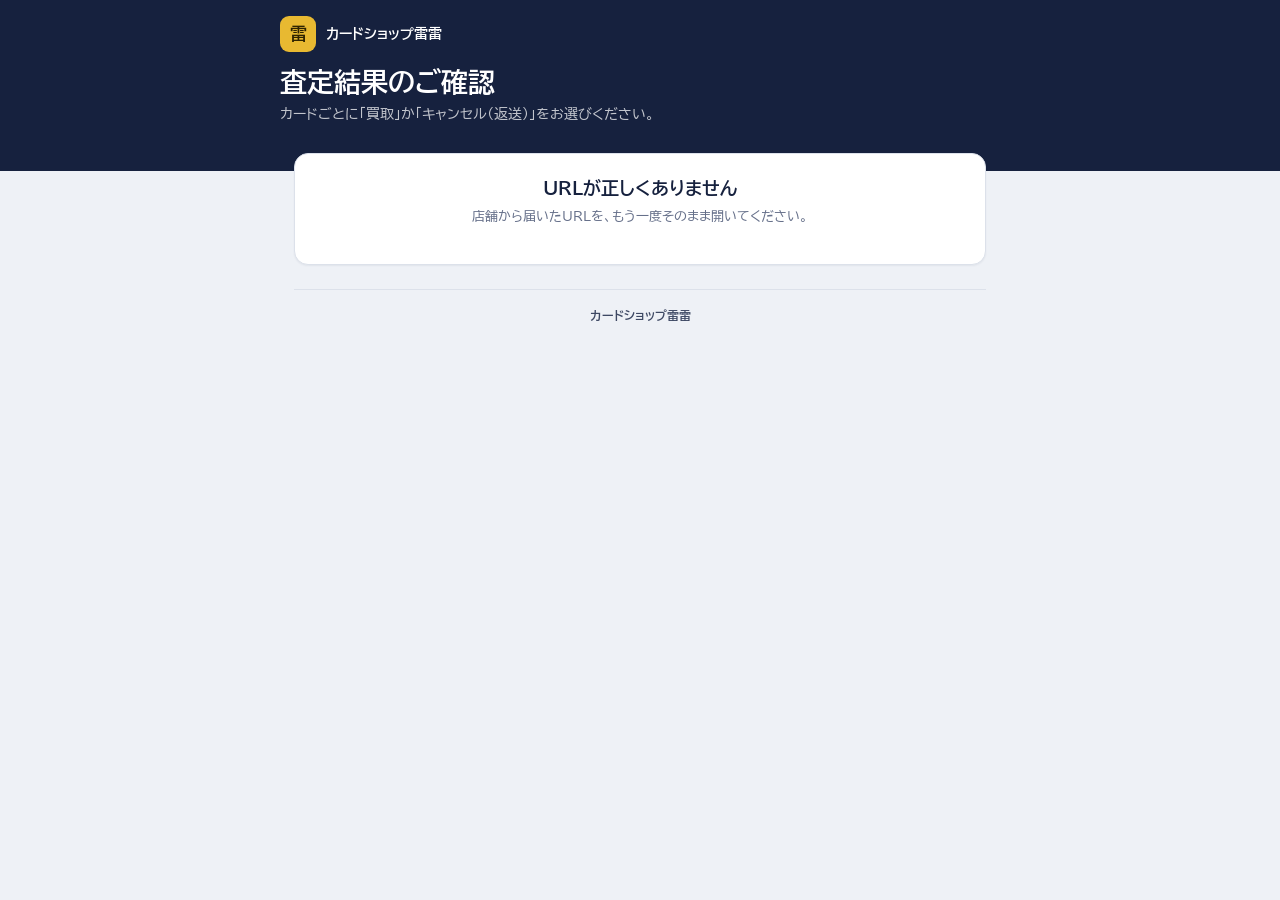
<file: offer.html>
<!doctype html>
<html lang="ja">
<head>
  <meta charset="utf-8">
  <meta name="viewport" content="width=device-width, initial-scale=1, viewport-fit=cover">
  <meta name="theme-color" content="#16213e">
  <meta name="color-scheme" content="light dark">
  <meta name="referrer" content="no-referrer">
  <meta name="robots" content="noindex, nofollow">
  <title>査定結果のご確認｜カードショップ雷雷</title>
  <link rel="preconnect" href="https://fonts.googleapis.com">
  <link rel="preconnect" href="https://fonts.gstatic.com" crossorigin>
  <link rel="stylesheet" href="https://fonts.googleapis.com/css2?family=BIZ+UDPGothic:wght@400;700&display=swap">
  <link rel="stylesheet" href="rairai-theme.css">
  <script src="rairai-config.js" defer></script>
  <style>
    /* 色は rairai-theme.css の共通トークンから取る（ライト／ダークは共通ファイル側で切り替え） */
    :root {
      --bar: var(--pk-bar, #16213e);
      --fill: var(--pk-fill, #16213e);
      --fill-hover: var(--pk-fill-hover, #24345f);
      --fill-soft: var(--pk-fill-soft, #e8ebf3);
      --heading: var(--pk-ink, #16213e);
      --link: var(--pk-link, #2c4bb3);
      --ink-900: var(--pk-ink, #16213e);
      --ink-700: var(--pk-ink-2, #3d4863);
      --ink-500: var(--pk-muted, #66708a);
      --ink-400: var(--pk-subtle, #9aa3b5);
      --line: var(--pk-line, #dce1ea);
      --line-strong: var(--pk-line-strong, #c6cedb);
      --surface: var(--pk-surface, #fff);
      --surface-soft: var(--pk-surface-2, #f6f8fb);
      --canvas: var(--pk-canvas, #eef1f6);
      --success: var(--pk-green, #1f8a5b);
      --success-bg: var(--pk-green-soft, #e6f4ec);
      --success-line: var(--pk-green-line, #a9d8bf);
      --warning: var(--pk-gold-text, #6e5100);
      --warning-bg: var(--pk-gold-soft, #fbf3d9);
      --danger: var(--pk-red, #c8402f);
      --danger-bg: var(--pk-red-soft, #fcedea);
      --danger-line: var(--pk-red-line, #edb8ae);
      --accept: var(--pk-green, #1f8a5b);
      --accept-bg: var(--pk-green-soft, #e6f4ec);
      --return: var(--pk-red, #c8402f);
      --return-bg: var(--pk-red-soft, #fcedea);
      --partial: var(--pk-blue, #3557c8);
      --partial-bg: var(--pk-blue-soft, #e8edfb);
      --shadow: var(--pk-shadow-1, 0 1px 2px rgba(22, 33, 62, .06));
      --radius-lg: 14px;
      --radius-md: 10px;
    }

    *, *::before, *::after { box-sizing: border-box; }
    html { background: var(--canvas); }
    body {
      margin: 0;
      min-width: 320px;
      padding-bottom: calc(96px + env(safe-area-inset-bottom));
      background: var(--canvas);
      color: var(--ink-900);
      font-family: var(--pk-font, "Hiragino Kaku Gothic ProN", "Yu Gothic", Meiryo, system-ui, sans-serif);
      line-height: 1.6;
      -webkit-font-smoothing: antialiased;
    }
    button, input, select { font: inherit; }
    button { cursor: pointer; touch-action: manipulation; }
    button:disabled { cursor: not-allowed; }
    :focus-visible { outline: 3px solid var(--pk-focus, rgba(232, 185, 49, .6)); outline-offset: 2px; }
    [hidden] { display: none !important; }

    .hero {
      padding: 16px 18px 46px;
      background: var(--bar);
      color: #fff;
    }
    .is-verified .hero { padding-bottom: 40px; }
    .is-verified .hero p { display: none; }
    .hero-inner, .shell { width: min(720px, 100%); margin: 0 auto; }
    .brand { display: flex; align-items: center; gap: 10px; }
    .brand-name { font-size: .88rem; font-weight: 700; }
    .hero h1 { margin: 12px 0 2px; font-size: clamp(1.3rem, 4.6vw, 1.7rem); line-height: 1.35; }
    .hero p { margin: 0; color: rgba(255, 255, 255, .74); font-size: .86rem; }

    .shell { position: relative; margin-top: -32px; padding: 0 14px; }
    .panel {
      border: 1px solid var(--line);
      border-radius: var(--radius-lg);
      padding: 20px 18px;
      background: var(--surface);
      box-shadow: var(--shadow);
    }
    .panel + .panel { margin-top: 14px; }
    .panel-title { margin: 0 0 4px; color: var(--heading); font-size: 1.12rem; font-weight: 700; }
    .panel-title:focus { outline: none; }
    .panel-lead { margin: 0 0 16px; color: var(--ink-500); font-size: .84rem; }

    .progress { display: grid; grid-template-columns: repeat(3, 1fr); gap: 6px; margin-bottom: 14px; }
    .progress span { height: 5px; border-radius: 999px; background: var(--line); }
    .progress span.is-done { background: var(--fill); }
    .progress-labels { display: grid; grid-template-columns: repeat(3, 1fr); margin: -8px 0 14px; color: var(--ink-500); font-size: .66rem; font-weight: 700; text-align: center; }
    .progress-labels .is-current { color: var(--link); }

    .status {
      margin: 0 0 14px;
      border: 1px solid var(--line);
      border-radius: var(--radius-md);
      padding: 11px 13px;
      background: var(--surface);
      font-size: .84rem;
      font-weight: 400;
    }
    .status.is-error { border-color: var(--danger-line); background: var(--danger-bg); color: var(--danger); }
    .status.is-success { border-color: var(--success-line); background: var(--success-bg); color: var(--success); }

    .field-label { display: block; margin: 0 0 6px; color: var(--ink-700); font-size: .8rem; font-weight: 700; }
    .control {
      width: 100%;
      min-height: 50px;
      border: 1px solid var(--line-strong);
      border-radius: var(--radius-md);
      padding: 11px 13px;
      background: var(--surface);
      color: var(--ink-900);
      font-size: 1rem;
    }
    .control:focus { border-color: var(--fill); box-shadow: 0 0 0 4px var(--fill-soft); outline: none; }
    .tel4 { max-width: 220px; font-size: 1.6rem; font-weight: 700; letter-spacing: .5em; text-align: center; font-variant-numeric: tabular-nums; }
    .hint { margin: 6px 0 0; color: var(--ink-500); font-size: .74rem; }
    .field + .field { margin-top: 14px; }
    .field-grid { display: grid; grid-template-columns: repeat(2, minmax(0, 1fr)); gap: 12px; }
    .field-grid .is-wide { grid-column: 1 / -1; }

    .btn {
      min-height: 52px;
      display: inline-flex;
      align-items: center;
      justify-content: center;
      gap: 8px;
      border: 1px solid transparent;
      border-radius: var(--radius-md);
      padding: 12px 18px;
      font-size: .95rem;
      font-weight: 700;
    }
    .btn-primary { background: var(--fill); color: #fff; }
    .btn-primary:hover:not(:disabled) { background: var(--fill-hover); }
    .btn-primary:disabled { background: var(--line-strong); color: var(--ink-500); box-shadow: none; }
    .btn-secondary { border-color: var(--line-strong); background: var(--surface); color: var(--ink-700); }
    .btn-block { width: 100%; }
    .button-row { display: flex; gap: 10px; margin-top: 18px; }
    .button-row .btn { flex: 1; }
    .button-row .btn-secondary { flex: 0 0 auto; }

    .offer-meta { display: grid; grid-template-columns: 1fr auto; gap: 6px 12px; align-items: end; }
    .offer-name { color: var(--heading); font-size: 1.08rem; font-weight: 700; }
    .offer-sub { color: var(--ink-500); font-size: .74rem; }
    .offer-total { color: var(--ink-500); font-size: .72rem; text-align: right; }
    .offer-total b { display: block; color: var(--ink-900); font-size: 1.15rem; font-variant-numeric: tabular-nums; }
    .bulk-box { margin: 14px 0 0; border: 1px solid var(--line); border-radius: var(--radius-md); padding: 10px; background: var(--surface-soft); }
    .bulk-title { margin-bottom: 8px; color: var(--ink-700); font-size: .78rem; font-weight: 700; }
    .bulk-row { display: grid; grid-template-columns: 1fr 1fr; gap: 8px; }
    .bulk-row button {
      min-height: 44px;
      border: 2px solid var(--line-strong);
      border-radius: 10px;
      background: var(--surface);
      font-size: .9rem;
      font-weight: 700;
    }
    .bulk-row [data-bulk="accept"] { border-color: var(--accept); color: var(--accept); }
    .bulk-row [data-bulk="return"] { border-color: var(--return); color: var(--return); }
    .bulk-row button.is-active[data-bulk="accept"] { background: var(--accept); color: #fff; }
    .bulk-row button.is-active[data-bulk="return"] { background: var(--return); color: #fff; }
    .bulk-hint { margin: 8px 0 0; color: var(--ink-500); font-size: .72rem; }

    .lines { display: grid; gap: 6px; margin-top: 12px; }
    .line {
      display: grid;
      grid-template-columns: minmax(0, 1fr) auto;
      align-items: center;
      gap: 10px;
      border: 1px solid var(--line);
      border-left: 4px solid var(--line-strong);
      border-radius: 10px;
      padding: 8px 10px 8px 11px;
      background: var(--surface);
      transition: border-color .15s ease, background .15s ease;
    }
    .line.is-accept { border-color: var(--success-line); border-left-color: var(--accept); background: var(--accept-bg); }
    .line.is-return { border-color: var(--danger-line); border-left-color: var(--return); background: var(--return-bg); }
    .line.is-partial { border-color: var(--line-strong); border-left-color: var(--partial); background: var(--partial-bg); }
    .line-main { min-width: 0; }
    .line-name {
      display: -webkit-box;
      overflow: hidden;
      font-size: .82rem;
      font-weight: 700;
      line-height: 1.35;
      word-break: break-word;
      -webkit-box-orient: vertical;
      -webkit-line-clamp: 2;
    }
    .line-meta { display: flex; flex-wrap: wrap; align-items: center; gap: 2px 6px; margin-top: 2px; color: var(--ink-500); font-size: .72rem; font-variant-numeric: tabular-nums; }
    .line-status { font-weight: 700; }
    .is-accept .line-status { color: var(--accept); }
    .is-return .line-status { color: var(--return); }
    .is-partial .line-status { color: var(--partial); }
    .choice { display: grid; grid-template-columns: 58px 76px; gap: 4px; }
    .choice button {
      height: 40px;
      border: 1px solid var(--line-strong);
      border-radius: 8px;
      padding: 0;
      background: var(--surface);
      color: var(--ink-700);
      font-size: .76rem;
      font-weight: 700;
    }
    .choice button[aria-pressed="true"][data-choice="accept"] { border-color: var(--accept); background: var(--accept); color: #fff; }
    .choice button[aria-pressed="true"][data-choice="return"] { border-color: var(--return); background: var(--return); color: #fff; }
    .qty-pick { display: grid; grid-template-columns: 40px 54px 40px; overflow: hidden; border: 1px solid var(--line-strong); border-radius: 8px; background: var(--surface); }
    .qty-pick button { height: 40px; border: 0; background: transparent; color: var(--ink-900); font-size: 1.1rem; font-weight: 700; }
    .qty-pick button:disabled { color: var(--ink-400); }
    .qty-pick output { display: grid; place-items: center; border-inline: 1px solid var(--line); font-size: .92rem; font-weight: 700; font-variant-numeric: tabular-nums; line-height: 1; }
    .qty-pick output small { margin-top: 2px; color: var(--ink-500); font-size: .6rem; font-weight: 700; }
    .line.is-fixed { border-style: dashed; border-left-style: solid; border-left-color: var(--ink-400); background: var(--surface-soft); }
    .fixed-badge { border-radius: 5px; padding: 0 5px; background: var(--line); color: var(--ink-700); font-size: .66rem; font-weight: 700; }
    .fixed-amount { font-size: .9rem; font-weight: 700; font-variant-numeric: tabular-nums; white-space: nowrap; }
    .lines-hint { margin: 10px 0 0; color: var(--ink-500); font-size: .72rem; }

    .note { margin: 14px 0 0; border-radius: 10px; padding: 10px 12px; background: var(--warning-bg); color: var(--warning); font-size: .78rem; font-weight: 400; }

    .sticky-total {
      position: fixed;
      left: 0; right: 0; bottom: 0;
      z-index: 20;
      padding: 10px 14px calc(10px + env(safe-area-inset-bottom));
      border-top: 1px solid var(--line);
      background: color-mix(in srgb, var(--surface) 94%, transparent);
      backdrop-filter: blur(12px);
    }
    .sticky-inner { width: min(720px, 100%); margin: 0 auto; display: flex; align-items: center; gap: 12px; }
    .sticky-copy { flex: 1; min-width: 0; font-size: .74rem; color: var(--ink-500); line-height: 1.35; }
    .sticky-copy b { display: block; color: var(--ink-900); font-size: 1.2rem; font-variant-numeric: tabular-nums; }
    .sticky-inner .btn { min-width: 132px; }

    .bank-card { border: 1px solid var(--line); border-radius: var(--radius-md); padding: 13px; background: var(--surface-soft); }
    .bank-card dl { display: grid; grid-template-columns: 6.5em 1fr; gap: 4px 10px; margin: 0; font-size: .86rem; }
    .bank-card dt { color: var(--ink-500); font-weight: 400; }
    .bank-card dd { margin: 0; font-weight: 700; word-break: break-word; }
    .radio-card { display: flex; align-items: flex-start; gap: 10px; margin-top: 10px; border: 1px solid var(--line-strong); border-radius: var(--radius-md); padding: 13px; background: var(--surface); font-weight: 700; }
    .radio-card input { width: 20px; height: 20px; margin: 2px 0 0; accent-color: var(--fill); }
    .radio-card small { display: block; color: var(--ink-500); font-weight: 400; }
    .bank-form { margin-top: 14px; }

    .summary { display: grid; gap: 8px; margin: 0; }
    .summary-row { display: flex; justify-content: space-between; gap: 12px; border-bottom: 1px solid var(--line); padding-bottom: 8px; font-size: .86rem; }
    .summary-row dt { color: var(--ink-500); font-weight: 400; }
    .summary-row dd { margin: 0; font-weight: 700; text-align: right; font-variant-numeric: tabular-nums; }
    .summary-row.is-total dd { color: var(--accept); font-size: 1.2rem; }
    details.lines-detail { margin-top: 10px; border: 1px solid var(--line); border-radius: 10px; padding: 9px 12px; font-size: .8rem; }
    details.lines-detail summary { cursor: pointer; font-weight: 700; color: var(--ink-700); }
    details.lines-detail ul { margin: 8px 0 0; padding-left: 1.1em; color: var(--ink-700); }

    .sign-wrap { position: relative; margin-top: 6px; }
    .sign-pad {
      width: 100%;
      height: 190px;
      display: block;
      border: 2px dashed var(--line-strong);
      border-radius: var(--radius-md);
      background: #fff;
      touch-action: none;
      cursor: crosshair;
    }
    .sign-pad.has-ink { border-style: solid; border-color: var(--fill); }
    .sign-placeholder { position: absolute; inset: 0; display: grid; place-items: center; color: #a6afbf; font-size: .9rem; font-weight: 400; pointer-events: none; }
    .sign-tools { display: flex; justify-content: space-between; align-items: center; margin-top: 6px; color: var(--ink-500); font-size: .74rem; }
    .link-btn { border: 0; padding: 4px 0; background: none; color: var(--link); font-size: .8rem; font-weight: 700; text-decoration: underline; }
    .agree { display: flex; gap: 10px; align-items: flex-start; margin-top: 16px; border: 1px solid var(--line-strong); border-radius: var(--radius-md); padding: 13px; font-size: .84rem; font-weight: 700; }
    .agree input { width: 22px; height: 22px; margin: 1px 0 0; flex: 0 0 auto; accent-color: var(--fill); }
    .agree small { display: block; margin-top: 2px; color: var(--ink-500); font-weight: 400; }

    .done-icon { width: 64px; height: 64px; display: grid; place-items: center; margin: 4px auto 12px; border-radius: 50%; background: var(--success-bg); color: var(--success); font-size: 2rem; font-weight: 700; }
    .center { text-align: center; }
    .muted { color: var(--ink-500); font-size: .78rem; }
    .spinner { width: 18px; height: 18px; border: 2px solid rgba(255, 255, 255, .4); border-top-color: #fff; border-radius: 50%; animation: spin .8s linear infinite; }
    @keyframes spin { to { transform: rotate(360deg); } }
    .pk-legal { margin-top: 24px; }

    @media (max-width: 420px) {
      .panel { padding: 18px 14px; }
      .field-grid { grid-template-columns: 1fr; }
      .sticky-inner .btn { min-width: 112px; padding-inline: 12px; }
    }
    @media (prefers-reduced-motion: reduce) { * { transition: none !important; animation: none !important; } }
  </style>
</head>
<body>
  <header class="hero">
    <div class="hero-inner">
      <div class="brand">
        <div class="pk-mark is-kanji" aria-hidden="true">雷</div>
        <div class="brand-name">カードショップ雷雷</div>
      </div>
      <h1>査定結果のご確認</h1>
      <p>カードごとに「買取」か「キャンセル（返送）」をお選びください。</p>
    </div>
  </header>

  <main class="shell">
    <div id="status" class="status" role="status" aria-live="polite" hidden></div>

    <!-- 読み込み中 -->
    <section id="view-loading" class="panel center">
      <p class="muted">読み込んでいます…</p>
    </section>

    <!-- 本人確認 -->
    <section id="view-verify" class="panel" hidden>
      <h2 class="panel-title" tabindex="-1">電話番号の下4桁を入力してください</h2>
      <p class="panel-lead">お申込み時にご登録いただいた電話番号の、下4桁をご入力ください。</p>
      <form id="verify-form" novalidate>
        <label class="field-label" for="tel4">電話番号の下4桁</label>
        <input id="tel4" class="control tel4" type="text" inputmode="numeric" pattern="[0-9]*" maxlength="4" autocomplete="off" placeholder="0000" required>
        <p id="tel4-hint" class="hint">入力を5回間違えると、このURLはロックされます。</p>
        <button id="verify-btn" class="btn btn-primary btn-block" type="submit" style="margin-top:16px">査定結果を見る</button>
      </form>
    </section>

    <!-- 1. カードごとの選択 -->
    <section id="view-select" hidden>
      <div class="panel">
        <div class="progress" aria-hidden="true"><span class="is-done"></span><span></span><span></span></div>
        <div class="progress-labels" aria-hidden="true"><span class="is-current">選択</span><span>振込先</span><span>承認</span></div>
        <div class="offer-meta">
          <div>
            <div id="offer-name" class="offer-name"></div>
            <div id="offer-expiry" class="offer-sub"></div>
          </div>
          <div class="offer-total">査定額（全品）<b id="offer-total"></b></div>
        </div>
        <div class="bulk-box">
          <div class="bulk-title">まとめて選ぶ</div>
          <div class="bulk-row">
            <button type="button" id="all-accept" data-bulk="accept">全件 買取する</button>
            <button type="button" id="all-return" data-bulk="return">全件 キャンセル</button>
          </div>
        </div>
        <p class="lines-hint">2枚以上の行は、選んだあとに ＋／− で買取する枚数を変えられます。</p>
        <div id="lines" class="lines"></div>
        <p class="note">キャンセルしたカードは返送いたします。返送料はお客様のご負担（着払い）となります。</p>
      </div>
    </section>

    <!-- 2. 振込先 -->
    <section id="view-bank" class="panel" hidden>
      <div class="progress" aria-hidden="true"><span class="is-done"></span><span class="is-done"></span><span></span></div>
      <div class="progress-labels" aria-hidden="true"><span>選択</span><span class="is-current">振込先</span><span>承認</span></div>
      <h2 class="panel-title" tabindex="-1">振込先のご確認</h2>
      <p class="panel-lead">買取代金のお振込み先です。ご本人名義の口座に限ります。</p>
      <div id="bank-current" class="bank-card"></div>
      <label class="radio-card">
        <input type="radio" name="bank-choice" value="keep" checked>
        <span>この口座で受け取る</span>
      </label>
      <label class="radio-card">
        <input type="radio" name="bank-choice" value="change">
        <span>別の口座に変更する<small>店舗で確認のうえお振込みします。</small></span>
      </label>
      <div id="bank-form" class="bank-form" hidden>
        <div class="field-grid">
          <div class="field">
            <label class="field-label" for="bankName">金融機関名</label>
            <input id="bankName" class="control" type="text" maxlength="80" placeholder="〇〇銀行" autocomplete="off">
          </div>
          <div class="field">
            <label class="field-label" for="bankBranch">支店名</label>
            <input id="bankBranch" class="control" type="text" maxlength="80" placeholder="〇〇支店" autocomplete="off">
          </div>
          <div class="field">
            <label class="field-label" for="bankType">口座種別</label>
            <select id="bankType" class="control">
              <option value="普通">普通</option>
              <option value="当座">当座</option>
            </select>
          </div>
          <div class="field">
            <label class="field-label" for="bankNum">口座番号</label>
            <input id="bankNum" class="control" type="text" inputmode="numeric" maxlength="8" placeholder="1234567" autocomplete="off">
          </div>
          <div class="field is-wide">
            <label class="field-label" for="bankHolder">口座名義（全角カタカナ）</label>
            <input id="bankHolder" class="control" type="text" maxlength="80" placeholder="ヤマダ タロウ" autocomplete="off">
            <p id="bank-hint" class="hint">ご本人名義の口座をご入力ください。</p>
          </div>
        </div>
      </div>
      <div class="button-row">
        <button class="btn btn-secondary" type="button" data-go="select">戻る</button>
        <button class="btn btn-primary" type="button" id="bank-next">内容の確認へ</button>
      </div>
    </section>

    <!-- 3. 確認・サイン -->
    <section id="view-sign" class="panel" hidden>
      <div class="progress" aria-hidden="true"><span class="is-done"></span><span class="is-done"></span><span class="is-done"></span></div>
      <div class="progress-labels" aria-hidden="true"><span>選択</span><span>振込先</span><span class="is-current">承認</span></div>
      <h2 class="panel-title" tabindex="-1">内容のご確認とサイン</h2>
      <p class="panel-lead">内容をご確認のうえ、サインをして承認してください。</p>
      <dl id="sign-summary" class="summary"></dl>
      <div id="sign-details"></div>

      <div class="field" style="margin-top:18px">
        <label class="field-label" for="signerName">お名前（フルネーム）</label>
        <input id="signerName" class="control" type="text" maxlength="80" autocomplete="name">
      </div>
      <div class="field">
        <span class="field-label" id="sign-label">サイン</span>
        <div class="sign-wrap">
          <canvas id="sign-pad" class="sign-pad" aria-labelledby="sign-label" role="img"></canvas>
          <div id="sign-placeholder" class="sign-placeholder">ここに指またはペンでサインしてください</div>
        </div>
        <div class="sign-tools">
          <span>枠の中に、お名前をお書きください</span>
          <button id="sign-clear" class="link-btn" type="button">書き直す</button>
        </div>
      </div>

      <label class="agree">
        <input id="agree" type="checkbox">
        <span id="agree-text">上記の内容に同意します</span>
      </label>

      <div class="button-row">
        <button class="btn btn-secondary" type="button" id="sign-back">戻る</button>
        <button class="btn btn-primary" type="button" id="submit-btn">承認して送信</button>
      </div>
    </section>

    <!-- 完了・回答済み -->
    <section id="view-done" class="panel" hidden>
      <div class="done-icon" aria-hidden="true">✓</div>
      <h2 id="done-title" class="panel-title center" tabindex="-1">回答を受け付けました</h2>
      <p id="done-lead" class="panel-lead center">ありがとうございました。内容を確認のうえ、店舗よりお振込み・返送の手続きを進めます。</p>
      <dl id="done-summary" class="summary"></dl>
      <div id="done-details"></div>
      <p class="muted center" style="margin-top:16px">この画面は閉じていただいて構いません。</p>
    </section>

    <!-- エラー・期限切れなど -->
    <section id="view-message" class="panel center" hidden>
      <h2 id="message-title" class="panel-title" tabindex="-1"></h2>
      <p id="message-text" class="panel-lead"></p>
    </section>

    <!-- 古物営業法に基づく表示。氏名または名称は許可証の記載どおりにしてください -->
    <!-- 表示内容は rairai-config.js で設定します -->
    <footer class="pk-legal" data-shop-legal></footer>
  </main>

  <div id="sticky-total" class="sticky-total" hidden>
    <div class="sticky-inner">
      <div id="sticky-copy" class="sticky-copy"></div>
      <button id="select-next" class="btn btn-primary" type="button">次へ</button>
    </div>
  </div>

  <script>
    "use strict";

    const GAS_URL = "https://script.google.com/macros/s/AKfycbwi7tWn74PWL-HD59oj7p1DZDdfddMn4wdJRJCCZJKznuBSLZ6GA88W6Lp-g1RrFkkSOw/exec";
    const TERMS_VERSION = "2026-07-29";
    const REQUEST_TIMEOUT_MS = 25000;

    const state = {
      token: "",
      tel4: "",
      offer: null,
      choices: {},          // lineId -> 買取枚数（未選択は undefined）
      bankChange: null,
      requestId: "",
      submitting: false
    };
    const byId = (id) => document.getElementById(id);
    const VIEWS = ["loading", "verify", "select", "bank", "sign", "done", "message"];

    document.addEventListener("DOMContentLoaded", initialize);

    function initialize() {
      const params = new URLSearchParams(location.hash.replace(/^#/, ""));
      state.token = String(params.get("t") || "").trim().toLowerCase();
      if (!/^[a-f0-9]{64}$/.test(state.token)) {
        showMessage("URLが正しくありません", "店舗から届いたURLを、もう一度そのまま開いてください。");
        return;
      }
      byId("verify-form").addEventListener("submit", verify);
      byId("tel4").addEventListener("input", (event) => {
        event.target.value = toHalfDigits(event.target.value).slice(0, 4);
      });
      byId("all-accept").addEventListener("click", () => setAll("accept"));
      byId("all-return").addEventListener("click", () => setAll("return"));
      byId("lines").addEventListener("click", handleLineClick);
      byId("select-next").addEventListener("click", goFromSelect);
      document.querySelectorAll("[data-go]").forEach((button) => button.addEventListener("click", () => show(button.dataset.go)));
      document.querySelectorAll('input[name="bank-choice"]').forEach((input) => input.addEventListener("change", updateBankForm));
      byId("bankNum").addEventListener("input", (event) => { event.target.value = toHalfDigits(event.target.value).slice(0, 8); });
      byId("bank-next").addEventListener("click", goFromBank);
      byId("sign-back").addEventListener("click", () => show(acceptedCardQty() > 0 ? "bank" : "select"));
      byId("submit-btn").addEventListener("click", submit);
      byId("sign-clear").addEventListener("click", () => signaturePad.clear());
      signaturePad.init(byId("sign-pad"));
      show("verify");
      window.setTimeout(() => byId("tel4").focus(), 50);
    }

    // ===== 画面切り替え =====
    function show(name) {
      VIEWS.forEach((view) => { byId(`view-${view}`).hidden = view !== name; });
      byId("sticky-total").hidden = name !== "select";
      if (name !== "verify") clearStatus();
      if (name === "select") renderLines();
      if (name === "bank") renderBank();
      if (name === "sign") {
        renderSignSummary();
        signaturePad.resize();
      }
      window.scrollTo({ top: 0, behavior: "smooth" });
      window.setTimeout(() => byId(`view-${name}`).querySelector(".panel-title")?.focus({ preventScroll: true }), 120);
    }

    function showMessage(title, text) {
      byId("message-title").textContent = title;
      byId("message-text").textContent = text;
      show("message");
    }

    function setStatus(message, type = "") {
      const status = byId("status");
      status.textContent = message;
      status.className = `status ${type ? `is-${type}` : ""}`;
      status.hidden = false;
    }

    function clearStatus() {
      byId("status").hidden = true;
    }

    // ===== 通信 =====
    async function api(action, data) {
      const controller = new AbortController();
      const timer = window.setTimeout(() => controller.abort(), REQUEST_TIMEOUT_MS);
      try {
        const response = await fetch(GAS_URL, {
          method: "POST",
          body: JSON.stringify(Object.assign({}, data, { action, token: state.token })),
          cache: "no-store",
          referrerPolicy: "no-referrer",
          signal: controller.signal
        });
        const json = await response.json();
        if (!json || json.result !== "SUCCESS") {
          const error = new Error(json?.message || "処理できませんでした。");
          error.code = json?.code || "";
          error.field = json?.field || "";
          throw error;
        }
        return json;
      } catch (error) {
        if (error.name === "AbortError") {
          const timeout = new Error("通信がタイムアウトしました。電波の良い場所でもう一度お試しください。");
          timeout.code = "TIMEOUT";
          throw timeout;
        }
        if (!error.code) error.message = "通信できませんでした。電波の良い場所でもう一度お試しください。";
        throw error;
      } finally {
        window.clearTimeout(timer);
      }
    }

    function handleFatalError(error) {
      const titles = {
        OFFER_NOT_FOUND: "URLが無効です",
        OFFER_CANCELLED: "このURLは無効になりました",
        OFFER_LOCKED: "URLがロックされました",
        OFFER_EXPIRED: "回答期限を過ぎています",
        OFFER_CHANGED: "査定内容が更新されました"
      };
      if (titles[error.code]) {
        showMessage(titles[error.code], error.message);
        return true;
      }
      return false;
    }

    // ===== 本人確認 =====
    async function verify(event) {
      event.preventDefault();
      const tel4 = toHalfDigits(byId("tel4").value);
      if (!/^\d{4}$/.test(tel4)) {
        setStatus("電話番号の下4桁（数字4つ）を入力してください。", "error");
        byId("tel4").focus();
        return;
      }
      const button = byId("verify-btn");
      button.disabled = true;
      button.innerHTML = '<span class="spinner" aria-hidden="true"></span>確認しています';
      try {
        const result = await api("offer_open", { tel4 });
        state.tel4 = tel4;
        state.offer = result.offer;
        document.body.classList.add("is-verified");
        clearStatus();
        routeByStatus();
      } catch (error) {
        if (!handleFatalError(error)) {
          setStatus(error.message, "error");
          byId("tel4").select();
        }
      } finally {
        button.disabled = false;
        button.textContent = "査定結果を見る";
      }
    }

    function routeByStatus() {
      const offer = state.offer;
      if (offer.status === "回答待ち") {
        byId("offer-name").textContent = `${offer.customerName} 様`;
        byId("offer-expiry").textContent = `回答期限：${formatDateTime(offer.expiresAt)}`;
        byId("offer-total").textContent = formatYen(offer.totalAmount);
        byId("signerName").value = "";
        byId("signerName").placeholder = offer.customerName || "山田 太郎";
        show("select");
        return;
      }
      if (offer.status === "期限切れ") {
        showMessage("回答期限を過ぎています", `回答期限（${formatDateTime(offer.expiresAt)}）を過ぎたため、このページからは回答できません。お手数ですが店舗へご連絡ください。`);
        return;
      }
      // 回答済み・確定済み
      showDone(offer, true);
    }

    // ===== カードごとの選択 =====
    function cardLines() {
      return state.offer.lines.filter((line) => line.p >= 0);
    }

    function deductionLines() {
      return state.offer.lines.filter((line) => line.p < 0);
    }

    function acceptedCardQty() {
      return cardLines().reduce((sum, line) => sum + (Number(state.choices[line.lineId]) || 0), 0);
    }

    function totals() {
      const accepted = acceptedCardQty();
      let amount = cardLines().reduce((sum, line) => sum + line.p * (Number(state.choices[line.lineId]) || 0), 0);
      if (accepted > 0) amount += deductionLines().reduce((sum, line) => sum + line.p * line.q, 0);
      const returned = cardLines().reduce((sum, line) => sum + (state.choices[line.lineId] === undefined ? 0 : line.q - state.choices[line.lineId]), 0);
      const undecided = cardLines().filter((line) => state.choices[line.lineId] === undefined).length;
      return { accepted, amount: accepted > 0 ? amount : 0, returned, undecided };
    }

    function renderLines() {
      byId("lines").innerHTML = cardLines().map((line) => {
        const value = state.choices[line.lineId];
        const decided = value !== undefined;
        const kind = !decided ? "" : value === line.q ? "accept" : value === 0 ? "return" : "partial";
        const status = !decided ? ""
          : kind === "accept" ? "買取"
          : kind === "return" ? "キャンセル"
          : `買取${value}枚・返送${line.q - value}枚`;
        // 2枚以上の行は、選んだあとに枚数を ＋／− で調整（0＝全部キャンセル、最大＝全部買取）
        const control = decided && line.q > 1
          ? `<div class="qty-pick" role="group" aria-label="${escapeHtml(line.n)}の買取枚数">
               <button type="button" data-step="-1" aria-label="買取を1枚減らす" ${value <= 0 ? "disabled" : ""}>−</button>
               <output aria-live="polite">${value}<small>/${line.q}枚</small></output>
               <button type="button" data-step="1" aria-label="買取を1枚増やす" ${value >= line.q ? "disabled" : ""}>＋</button>
             </div>`
          : `<div class="choice" role="group" aria-label="${escapeHtml(line.n)}の選択">
               <button type="button" data-choice="accept" aria-pressed="${kind === "accept"}">買取</button>
               <button type="button" data-choice="return" aria-pressed="${kind === "return"}">キャンセル</button>
             </div>`;
        return `
          <article class="line ${kind ? `is-${kind}` : ""}" data-line="${escapeHtml(line.lineId)}">
            <div class="line-main">
              <div class="line-name" title="${escapeHtml(line.n)}">${escapeHtml(line.n)}</div>
              <div class="line-meta">
                <span class="pk-rank" data-rank="${escapeHtml(line.t)}" aria-label="ランク${escapeHtml(line.t)}">${escapeHtml(line.t)}</span>
                <span>${formatYen(line.p)}${line.q > 1 ? ` × ${line.q}枚` : ""}</span>
                ${status ? `<span class="line-status">${status}</span>` : ""}
              </div>
            </div>
            ${control}
          </article>`;
      }).join("") + deductionLines().map((line) => {
        // 手数料・送料などのマイナス項目は変更不可。常に一番下に表示する
        const applied = acceptedCardQty() > 0;
        return `
          <article class="line is-fixed">
            <div class="line-main">
              <div class="line-name">${escapeHtml(line.n)}</div>
              <div class="line-meta">
                <span class="fixed-badge">変更不可</span>
                <span>${applied ? "お振込み金額から差し引き" : "買取があれば差し引き"}</span>
              </div>
            </div>
            <div class="fixed-amount">${applied ? formatYen(line.p * line.q) : formatYen(0)}</div>
          </article>`;
      }).join("");
      const sum = totals();
      const allAccept = !sum.undecided && sum.returned === 0 && sum.accepted > 0;
      const allReturn = !sum.undecided && sum.accepted === 0;
      byId("all-accept").classList.toggle("is-active", allAccept);
      byId("all-return").classList.toggle("is-active", allReturn);
      byId("all-accept").setAttribute("aria-pressed", String(allAccept));
      byId("all-return").setAttribute("aria-pressed", String(allReturn));
      renderSticky();
    }

    function renderSticky() {
      const sum = totals();
      byId("sticky-copy").innerHTML = sum.undecided
        ? `あと <b style="display:inline;font-size:1rem">${sum.undecided}件</b> 選んでください`
        : `買取 ${sum.accepted}枚・キャンセル ${sum.returned}枚<b>${formatYen(sum.amount)}</b>`;
      byId("select-next").disabled = sum.undecided > 0;
    }

    function handleLineClick(event) {
      const lineElement = event.target.closest("[data-line]");
      if (!lineElement) return;
      const line = cardLines().find((item) => item.lineId === lineElement.dataset.line);
      if (!line) return;
      const choice = event.target.closest("[data-choice]")?.dataset.choice;
      const step = Number(event.target.closest("[data-step]")?.dataset.step || 0);
      if (choice === "accept") {
        state.choices[line.lineId] = line.q;
      } else if (choice === "return") {
        state.choices[line.lineId] = 0;
      } else if (step) {
        state.choices[line.lineId] = Math.min(line.q, Math.max(0, (Number(state.choices[line.lineId]) || 0) + step));
      } else {
        return;
      }
      renderLines();
    }

    function setAll(kind) {
      cardLines().forEach((line) => {
        state.choices[line.lineId] = kind === "accept" ? line.q : 0;
      });
      renderLines();
    }

    function goFromSelect() {
      const sum = totals();
      if (sum.undecided) return;
      if (sum.accepted > 0 && sum.amount < 0) {
        setStatus("差し引き後の金額がマイナスになります。選択を見直すか、店舗へご連絡ください。", "error");
        return;
      }
      show(sum.accepted > 0 ? "bank" : "sign");
    }

    // ===== 振込先 =====
    function renderBank() {
      const bank = state.offer.bank || {};
      const hasBank = Boolean(bank.bankName && bank.bankNumMasked);
      byId("bank-current").innerHTML = hasBank ? `
        <dl>
          <dt>金融機関</dt><dd>${escapeHtml(bank.bankName)}</dd>
          <dt>支店</dt><dd>${escapeHtml(bank.bankBranch || "—")}</dd>
          <dt>口座種別</dt><dd>${escapeHtml(bank.bankType || "—")}</dd>
          <dt>口座番号</dt><dd>${escapeHtml(bank.bankNumMasked)}</dd>
          <dt>名義</dt><dd>${escapeHtml(bank.bankHolder || "—")}</dd>
        </dl>` : `<p class="muted" style="margin:0">振込先が登録されていません。下の「別の口座に変更する」からご入力ください。</p>`;
      const keep = document.querySelector('input[name="bank-choice"][value="keep"]');
      keep.disabled = !hasBank;
      if (!hasBank) document.querySelector('input[name="bank-choice"][value="change"]').checked = true;
      updateBankForm();
    }

    function updateBankForm() {
      const change = document.querySelector('input[name="bank-choice"]:checked')?.value === "change";
      byId("bank-form").hidden = !change;
    }

    function goFromBank() {
      const change = document.querySelector('input[name="bank-choice"]:checked')?.value === "change";
      if (!change) {
        state.bankChange = null;
        show("sign");
        return;
      }
      const bank = {
        bankName: byId("bankName").value.trim(),
        bankBranch: byId("bankBranch").value.trim(),
        bankType: byId("bankType").value,
        bankNum: toHalfDigits(byId("bankNum").value),
        bankHolder: byId("bankHolder").value.replace(/[ \t　]+/g, " ").trim()
      };
      const error =
        !bank.bankName ? ["bankName", "金融機関名を入力してください。"] :
        !bank.bankBranch ? ["bankBranch", "支店名を入力してください。"] :
        !/^\d{6,8}$/.test(bank.bankNum) ? ["bankNum", "口座番号は6〜8桁の数字で入力してください。"] :
        !/^[ァ-ヶー・ 　]+$/.test(bank.bankHolder) ? ["bankHolder", "口座名義は全角カタカナで入力してください。"] : null;
      if (error) {
        setStatus(error[1], "error");
        byId(error[0]).focus();
        return;
      }
      state.bankChange = bank;
      show("sign");
    }

    // ===== 確認・サイン =====
    function bankLabel() {
      if (state.bankChange) {
        const bank = state.bankChange;
        return `${bank.bankName} ${bank.bankBranch} ${bank.bankType} ****${bank.bankNum.slice(-4)}（変更後）`;
      }
      const bank = state.offer.bank || {};
      return `${bank.bankName} ${bank.bankBranch} ${bank.bankType} ${bank.bankNumMasked}`;
    }

    function renderSignSummary() {
      const sum = totals();
      const rows = [
        ["買取", `${sum.accepted}枚`],
        ["キャンセル（返送）", `${sum.returned}枚`]
      ];
      if (sum.accepted > 0) {
        deductionLines().forEach((line) => rows.push([`${line.n}（差し引き）`, formatYen(line.p * line.q)]));
        rows.push(["振込先", bankLabel()]);
      }
      rows.push(["お振込み金額", formatYen(sum.amount), true]);
      byId("sign-summary").innerHTML = rows.map(([label, value, total]) => `
        <div class="summary-row ${total ? "is-total" : ""}"><dt>${escapeHtml(label)}</dt><dd>${escapeHtml(value)}</dd></div>`).join("");

      const accepted = cardLines().filter((line) => state.choices[line.lineId] > 0);
      const returned = cardLines().filter((line) => state.choices[line.lineId] < line.q);
      byId("sign-details").innerHTML = [
        accepted.length ? detailsList("買取するカード", accepted.map((line) => `${line.n}（${line.t}）× ${state.choices[line.lineId]}枚`)) : "",
        returned.length ? detailsList("キャンセル（返送）するカード", returned.map((line) => `${line.n}（${line.t}）× ${line.q - state.choices[line.lineId]}枚`)) : ""
      ].join("");

      const parts = ["上記の内容に同意します。"];
      if (sum.accepted > 0) parts.push("振込先が本人名義の口座であることを確認しました。");
      if (sum.returned > 0) parts.push("キャンセル分が着払いで返送されることを了承します。");
      byId("agree-text").innerHTML = `${escapeHtml(parts[0])}${parts.length > 1 ? `<small>${escapeHtml(parts.slice(1).join(""))}</small>` : ""}`;
    }

    function detailsList(title, items) {
      return `<details class="lines-detail"><summary>${escapeHtml(title)}（${items.length}件）</summary><ul>${items.map((item) => `<li>${escapeHtml(item)}</li>`).join("")}</ul></details>`;
    }

    async function submit() {
      if (state.submitting) return;
      const signerName = byId("signerName").value.replace(/[ \t　]+/g, " ").trim();
      if (!signerName) {
        setStatus("お名前（フルネーム）を入力してください。", "error");
        byId("signerName").focus();
        return;
      }
      if (!signaturePad.isSigned()) {
        setStatus("枠の中にサインをご記入ください。", "error");
        byId("sign-pad").scrollIntoView({ behavior: "smooth", block: "center" });
        return;
      }
      if (!byId("agree").checked) {
        setStatus("内容への同意にチェックを入れてください。", "error");
        byId("agree").focus();
        return;
      }

      state.submitting = true;
      // 同じ回答の再送は二重にならないよう、1回の回答には同じIDを使う
      if (!state.requestId) state.requestId = createRequestId();
      const button = byId("submit-btn");
      button.disabled = true;
      button.innerHTML = '<span class="spinner" aria-hidden="true"></span>送信しています';
      try {
        const result = await api("offer_respond", {
          tel4: state.tel4,
          requestId: state.requestId,
          contentHash: state.offer.contentHash,
          selections: cardLines().map((line) => ({ lineId: line.lineId, acceptQty: Number(state.choices[line.lineId]) || 0 })),
          bankChange: totals().accepted > 0 ? state.bankChange : null,
          signerName,
          signature: signaturePad.toDataURL(),
          agreed: true,
          termsVersion: TERMS_VERSION,
          userAgent: navigator.userAgent
        });
        state.offer = result.offer;
        showDone(result.offer, false);
      } catch (error) {
        if (error.code === "OFFER_ALREADY_ANSWERED") {
          showMessage("回答済みです", "この査定にはすでに回答いただいています。内容を変更したい場合は店舗へご連絡ください。");
        } else if (!handleFatalError(error)) {
          if (["bankName", "bankBranch", "bankType", "bankNum", "bankHolder"].includes(error.field)) {
            show("bank");
            document.querySelector('input[name="bank-choice"][value="change"]').checked = true;
            updateBankForm();
            byId(error.field)?.focus();
          }
          setStatus(error.message, "error");
        }
      } finally {
        state.submitting = false;
        button.disabled = false;
        button.textContent = "承認して送信";
      }
    }

    function showDone(offer, alreadyAnswered) {
      const answer = offer.answer || {};
      byId("done-title").textContent = alreadyAnswered ? "回答済みです" : "回答を受け付けました";
      byId("done-lead").textContent = alreadyAnswered
        ? `${formatDateTime(answer.answeredAt)} に回答いただいています。内容を変更したい場合は店舗へご連絡ください。`
        : "ありがとうございました。内容を確認のうえ、店舗よりお振込み・返送の手続きを進めます。";
      const rows = [["買取", `${answer.acceptedQty || 0}枚`], ["キャンセル（返送）", `${answer.returnedQty || 0}枚`]];
      if (answer.acceptedQty > 0 && answer.bank) {
        rows.push(["振込先", `${answer.bank.bankName} ${answer.bank.bankBranch} ${answer.bank.bankNumMasked}${answer.bankChanged ? "（変更後）" : ""}`]);
      }
      rows.push(["お振込み金額", formatYen(answer.acceptedAmount || 0), true]);
      byId("done-summary").innerHTML = rows.map(([label, value, total]) => `
        <div class="summary-row ${total ? "is-total" : ""}"><dt>${escapeHtml(label)}</dt><dd>${escapeHtml(value)}</dd></div>`).join("");
      const selections = (answer.selections || []).filter((line) => line.p >= 0);
      if (answer.acceptedQty > 0) {
        (answer.selections || []).filter((line) => line.p < 0 && line.acceptQty > 0)
          .forEach((line) => rows.splice(rows.length - 1, 0, [`${line.n}（差し引き）`, formatYen(line.p * line.acceptQty)]));
        byId("done-summary").innerHTML = rows.map(([label, value, total]) => `
        <div class="summary-row ${total ? "is-total" : ""}"><dt>${escapeHtml(label)}</dt><dd>${escapeHtml(value)}</dd></div>`).join("");
      }
      byId("done-details").innerHTML = selections.length
        ? detailsList("カードごとの内容", selections.map((line) => `${line.n}（${line.t}）：買取 ${line.acceptQty}枚／返送 ${line.returnQty}枚`))
        : "";
      show("done");
    }

    // ===== サインパッド =====
    const signaturePad = {
      canvas: null,
      context: null,
      drawing: false,
      inkLength: 0,
      last: null,
      init(canvas) {
        this.canvas = canvas;
        this.context = canvas.getContext("2d");
        canvas.addEventListener("pointerdown", (event) => this.start(event));
        canvas.addEventListener("pointermove", (event) => this.move(event));
        ["pointerup", "pointercancel", "pointerleave"].forEach((type) => canvas.addEventListener(type, () => this.end()));
        window.addEventListener("resize", () => { if (!this.inkLength) this.resize(); });
      },
      resize() {
        const rect = this.canvas.getBoundingClientRect();
        if (!rect.width) return;
        const ratio = Math.min(2, window.devicePixelRatio || 1);
        this.canvas.width = Math.round(rect.width * ratio);
        this.canvas.height = Math.round(rect.height * ratio);
        this.context.setTransform(ratio, 0, 0, ratio, 0, 0);
        this.clear();
      },
      clear() {
        const { canvas, context } = this;
        context.save();
        context.setTransform(1, 0, 0, 1, 0, 0);
        context.fillStyle = "#ffffff";
        context.fillRect(0, 0, canvas.width, canvas.height);
        context.restore();
        this.inkLength = 0;
        canvas.classList.remove("has-ink");
        byId("sign-placeholder").hidden = false;
      },
      point(event) {
        const rect = this.canvas.getBoundingClientRect();
        return { x: event.clientX - rect.left, y: event.clientY - rect.top };
      },
      start(event) {
        event.preventDefault();
        this.canvas.setPointerCapture?.(event.pointerId);
        this.drawing = true;
        this.last = this.point(event);
        byId("sign-placeholder").hidden = true;
      },
      move(event) {
        if (!this.drawing) return;
        event.preventDefault();
        const point = this.point(event);
        const context = this.context;
        context.strokeStyle = "#111827";
        context.lineWidth = event.pointerType === "pen" ? 2.2 + (event.pressure || .5) * 1.5 : 2.8;
        context.lineCap = "round";
        context.lineJoin = "round";
        context.beginPath();
        context.moveTo(this.last.x, this.last.y);
        context.lineTo(point.x, point.y);
        context.stroke();
        this.inkLength += Math.hypot(point.x - this.last.x, point.y - this.last.y);
        this.last = point;
        if (this.inkLength > 0) this.canvas.classList.add("has-ink");
      },
      end() {
        this.drawing = false;
      },
      isSigned() {
        return this.inkLength > 40;
      },
      toDataURL() {
        // 送信サイズを抑えるため最大幅600pxに縮小
        const maxWidth = 600;
        const scale = Math.min(1, maxWidth / this.canvas.width);
        const output = document.createElement("canvas");
        output.width = Math.round(this.canvas.width * scale);
        output.height = Math.round(this.canvas.height * scale);
        const context = output.getContext("2d");
        context.fillStyle = "#ffffff";
        context.fillRect(0, 0, output.width, output.height);
        context.drawImage(this.canvas, 0, 0, output.width, output.height);
        return output.toDataURL("image/png");
      }
    };

    // ===== 共通 =====
    function toHalfDigits(value) {
      return String(value || "").replace(/[０-９]/g, (character) => String.fromCharCode(character.charCodeAt(0) - 0xfee0)).replace(/\D/g, "");
    }

    function formatYen(value) {
      const number = Number(value) || 0;
      return number < 0 ? `−¥${Math.abs(number).toLocaleString("ja-JP")}` : `¥${number.toLocaleString("ja-JP")}`;
    }

    function formatDateTime(value) {
      const date = new Date(value);
      if (Number.isNaN(date.getTime())) return String(value || "");
      return new Intl.DateTimeFormat("ja-JP", { month: "numeric", day: "numeric", weekday: "short", hour: "2-digit", minute: "2-digit", timeZone: "Asia/Tokyo" }).format(date);
    }

    function createRequestId() {
      return `resp_${window.crypto?.randomUUID?.() || `${Date.now()}_${Math.random().toString(36).slice(2, 12)}`}`;
    }

    function escapeHtml(value) {
      return String(value ?? "")
        .replace(/&/g, "&amp;")
        .replace(/</g, "&lt;")
        .replace(/>/g, "&gt;")
        .replace(/"/g, "&quot;")
        .replace(/'/g, "&#039;");
    }
  </script>
</body>
</html>
</file>
<file: rairai-theme.css>
/*
 * カードショップ雷雷 共通テーマ（POS・申込フォーム・お客様ページで共通）
 * ※ 変数名の「--pk-」は共通テーマの接頭辞です（PKlab と同じ仕組みを使っています）
 *
 * 軸：「鑑定ラボ」
 *   - 土台は紺（信頼）、アクセントは金の1色だけ
 *   - 意味のある色は固定：緑＝買取・完了、赤＝キャンセル・マイナス・注意、青＝一部・情報
 *   - 見せ場はランクタグ（S/A/B/C/D）だけ。ほかは静かに
 *   - 文字は BIZ UDPゴシック。太さは 400 と 700 の2段階
 *
 * テーマの切り替え：
 *   - <html data-theme="dark"> / "light" があればそれに従う（POS）
 *   - なければ端末のダークモード設定に従う（お客様向けページ）
 */

:root {
  color-scheme: light;
  --pk-font: "BIZ UDPGothic", "Hiragino Kaku Gothic ProN", "Hiragino Sans", "Yu Gothic UI", "Yu Gothic", Meiryo, system-ui, sans-serif;

  --pk-ink: #16213e;
  --pk-ink-2: #3d4863;
  --pk-muted: #66708a;
  --pk-subtle: #9aa3b5;

  --pk-canvas: #eef1f6;
  --pk-surface: #ffffff;
  --pk-surface-2: #f6f8fb;
  --pk-surface-3: #eef1f6;
  --pk-glass: rgba(255, 255, 255, 0.95);

  --pk-line: #dce1ea;
  --pk-line-soft: #e9edf3;
  --pk-line-strong: #c6cedb;

  /* ブランド：紺（ヘッダー・フッター帯）と、塗りボタン */
  --pk-navy: #16213e;
  --pk-navy-2: #24345f;
  --pk-bar: #16213e;
  --pk-fill: #16213e;
  --pk-fill-hover: #24345f;
  --pk-fill-soft: #e8ebf3;
  --pk-fill-soft-2: #dde2ee;
  --pk-fill-text: #16213e;
  --pk-on-fill: #ffffff;

  /* アクセント：金 */
  --pk-gold: #e8b931;
  --pk-gold-ink: #2e2300;
  --pk-gold-soft: #fbf3d9;
  --pk-gold-line: #e6cf85;
  --pk-gold-text: #6e5100;

  /* 意味の色 */
  --pk-green: #1f8a5b;
  --pk-green-soft: #e6f4ec;
  --pk-green-line: #a9d8bf;
  --pk-red: #c8402f;
  --pk-red-soft: #fcedea;
  --pk-red-line: #edb8ae;
  --pk-blue: #3557c8;
  --pk-blue-soft: #e8edfb;
  --pk-link: #2c4bb3;

  --pk-focus: rgba(232, 185, 49, 0.6);
  --pk-shadow-1: 0 1px 2px rgba(22, 33, 62, 0.06);
  --pk-shadow-2: 0 8px 24px rgba(22, 33, 62, 0.10);

  /* ランクタグ（カードの状態ランク）。S は紺地に金文字 */
  --pk-rank-s: #16213e;
  --pk-rank-s-ink: #f0c445;
  --pk-rank-a: #e8b931;
  --pk-rank-a-ink: #2e2300;
  --pk-rank-b: #b8c2d3;
  --pk-rank-b-ink: #16213e;
  --pk-rank-c: #c98b5a;
  --pk-rank-c-ink: #2a1607;
  --pk-rank-d: #66708a;
  --pk-rank-d-ink: #ffffff;
}

/* ダーク：POSで明示したとき */
:root[data-theme="dark"] {
  color-scheme: dark;
  --pk-ink: #e6eaf2;
  --pk-ink-2: #c2c9d8;
  --pk-muted: #98a2b8;
  --pk-subtle: #6b758c;
  --pk-canvas: #0d111d;
  --pk-surface: #161b2c;
  --pk-surface-2: #1b2135;
  --pk-surface-3: #121726;
  --pk-glass: rgba(18, 23, 38, 0.94);
  --pk-line: #283049;
  --pk-line-soft: #20273b;
  --pk-line-strong: #39425c;
  --pk-bar: #0a0e19;
  --pk-fill: #33457e;
  --pk-fill-hover: #3d5193;
  --pk-fill-soft: rgba(126, 146, 214, 0.16);
  --pk-fill-soft-2: rgba(126, 146, 214, 0.26);
  --pk-fill-text: #b9c6f2;
  --pk-gold: #f0c445;
  --pk-gold-soft: rgba(240, 196, 69, 0.12);
  --pk-gold-line: rgba(240, 196, 69, 0.38);
  --pk-gold-text: #f2d27a;
  --pk-green: #34c084;
  --pk-green-soft: rgba(52, 192, 132, 0.13);
  --pk-green-line: rgba(52, 192, 132, 0.4);
  --pk-red: #f2705f;
  --pk-red-soft: rgba(242, 112, 95, 0.13);
  --pk-red-line: rgba(242, 112, 95, 0.45);
  --pk-blue: #8ea6ff;
  --pk-blue-soft: rgba(142, 166, 255, 0.15);
  --pk-link: #9db2ff;
  --pk-shadow-1: 0 1px 2px rgba(0, 0, 0, 0.35);
  --pk-shadow-2: 0 10px 28px rgba(0, 0, 0, 0.45);
  --pk-rank-s: #2b3a6b;
  --pk-rank-b: #8f9bb2;
  --pk-rank-d: #4d566d;
}

/* ダーク：お客様向けページ（data-theme なし）は端末の設定に従う */
@media (prefers-color-scheme: dark) {
  :root:not([data-theme]) {
    color-scheme: dark;
    --pk-ink: #e6eaf2;
    --pk-ink-2: #c2c9d8;
    --pk-muted: #98a2b8;
    --pk-subtle: #6b758c;
    --pk-canvas: #0d111d;
    --pk-surface: #161b2c;
    --pk-surface-2: #1b2135;
    --pk-surface-3: #121726;
    --pk-glass: rgba(18, 23, 38, 0.94);
    --pk-line: #283049;
    --pk-line-soft: #20273b;
    --pk-line-strong: #39425c;
    --pk-bar: #0a0e19;
    --pk-fill: #33457e;
    --pk-fill-hover: #3d5193;
    --pk-fill-soft: rgba(126, 146, 214, 0.16);
    --pk-fill-soft-2: rgba(126, 146, 214, 0.26);
    --pk-fill-text: #b9c6f2;
    --pk-gold: #f0c445;
    --pk-gold-soft: rgba(240, 196, 69, 0.12);
    --pk-gold-line: rgba(240, 196, 69, 0.38);
    --pk-gold-text: #f2d27a;
    --pk-green: #34c084;
    --pk-green-soft: rgba(52, 192, 132, 0.13);
    --pk-green-line: rgba(52, 192, 132, 0.4);
    --pk-red: #f2705f;
    --pk-red-soft: rgba(242, 112, 95, 0.13);
    --pk-red-line: rgba(242, 112, 95, 0.45);
    --pk-blue: #8ea6ff;
    --pk-blue-soft: rgba(142, 166, 255, 0.15);
    --pk-link: #9db2ff;
    --pk-shadow-1: 0 1px 2px rgba(0, 0, 0, 0.35);
    --pk-shadow-2: 0 10px 28px rgba(0, 0, 0, 0.45);
    --pk-rank-s: #2b3a6b;
    --pk-rank-b: #8f9bb2;
    --pk-rank-d: #4d566d;
  }
}

/* ===== ブランドマーク：金地に紺の「PK」 ===== */
.pk-mark {
  width: 36px;
  height: 36px;
  flex: 0 0 auto;
  display: grid;
  place-items: center;
  border-radius: 9px;
  background: var(--pk-gold);
  color: var(--pk-gold-ink);
  font-family: var(--pk-font);
  font-size: .86rem;
  font-weight: 700;
  letter-spacing: .02em;
  line-height: 1;
}

/* ===== ブランドマーク：雷雷は「雷」1文字 ===== */
.pk-mark.is-kanji { font-size: 1.05rem; letter-spacing: 0; }

/* ===== ランクタグ：鑑定ラベルのような小さな札 ===== */
.pk-rank {
  display: inline-grid;
  place-items: center;
  min-width: 1.7em;
  height: 1.7em;
  padding: 0 .3em;
  border-radius: 4px;
  background: var(--pk-rank-d);
  color: var(--pk-rank-d-ink);
  font-family: var(--pk-font);
  font-size: .72rem;
  font-weight: 700;
  line-height: 1;
  font-variant-numeric: tabular-nums;
  box-shadow: inset 0 -2px 0 rgba(0, 0, 0, 0.14);
}
.pk-rank[data-rank="S"] { background: var(--pk-rank-s); color: var(--pk-rank-s-ink); box-shadow: inset 0 0 0 1px var(--pk-rank-s-ink); }
.pk-rank[data-rank="A"] { background: var(--pk-rank-a); color: var(--pk-rank-a-ink); }
.pk-rank[data-rank="B"] { background: var(--pk-rank-b); color: var(--pk-rank-b-ink); }
.pk-rank[data-rank="C"] { background: var(--pk-rank-c); color: var(--pk-rank-c-ink); }
.pk-rank[data-rank="D"] { background: var(--pk-rank-d); color: var(--pk-rank-d-ink); }

/* ===== 古物商の表示（お客様向けページの最下部・印刷物）。文言は rairai-config.js で設定 ===== */
.pk-legal {
  margin: 28px auto 0;
  padding: 16px 0 calc(8px + env(safe-area-inset-bottom));
  border-top: 1px solid var(--pk-line);
  color: var(--pk-muted);
  font-family: var(--pk-font);
  font-size: .72rem;
  line-height: 1.7;
  text-align: center;
}
.pk-legal strong { color: var(--pk-ink-2); font-weight: 700; }
.pk-legal .is-unset { color: var(--pk-red); }
</file>
